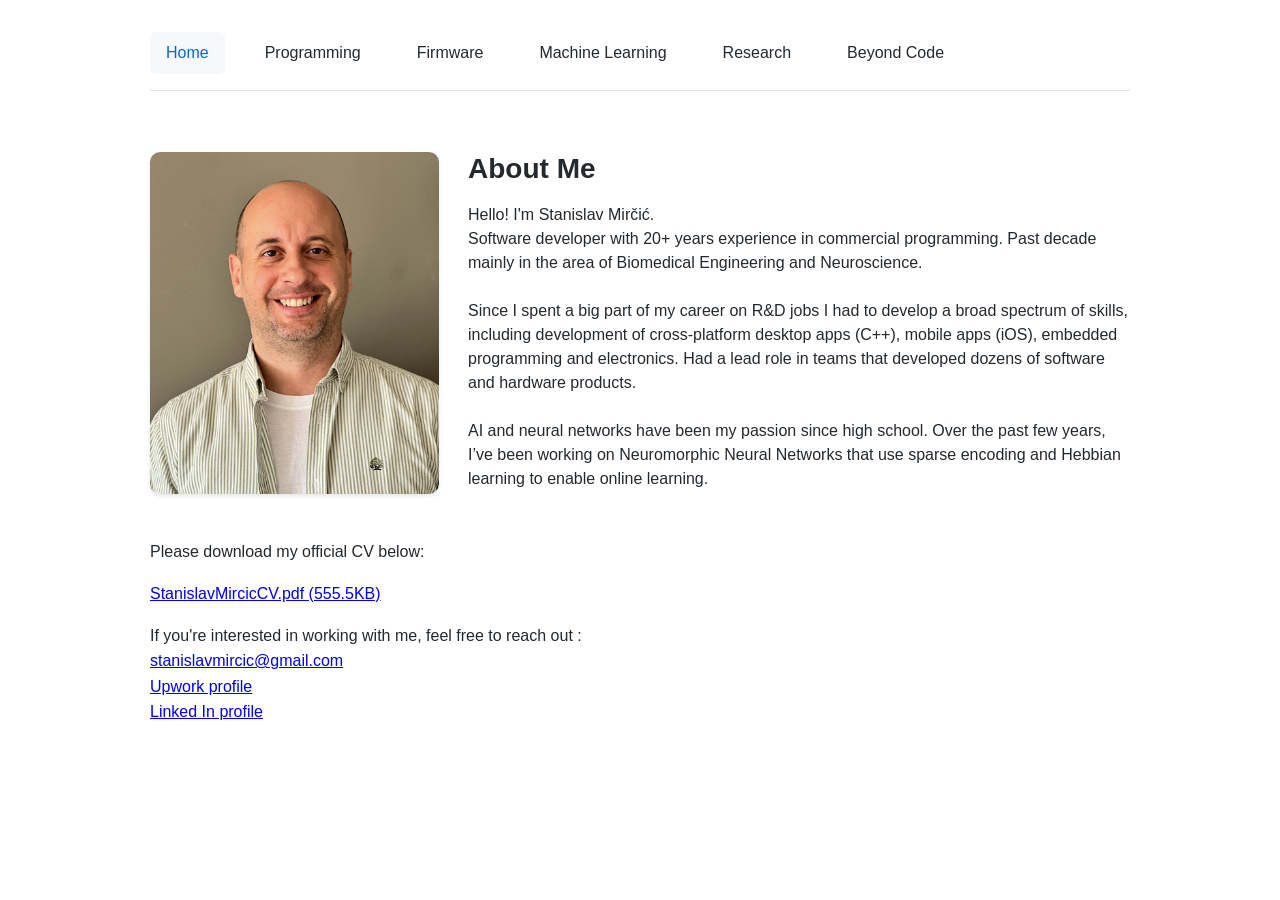
<file: index.html>
<!DOCTYPE html>
<html lang="en">
    <head>
        <meta charset="UTF-8">
        <meta name="viewport" content="width=device-width, initial-scale=1.0">
        <title>Stanislav Mircic - Home</title>
        <link rel="stylesheet" href="css/styles.css">
    </head>
    <body>
        <header id="header">
            <!-- Navigation will be inserted here -->
        </header>
        <main>
            <div class="about-container">
                <div class="sc-content about-image">
                    <img alt="" style="width:98.29932%;" src="images/zeleno-nasmejano-srednje-sc68d135172330d-320.png" srcset="images/zeleno-nasmejano-srednje-sc68d135172330d-443.png 443w,images/zeleno-nasmejano-srednje-sc68d135172330d-320.png 320w">
                </div>
                <div class="sc-content about-text">
                    <h1>About Me</h1>
                    <p>
                        Hello! I'm Stanislav Mirčić. 
                        <br>
                        Software developer with 20+ years experience in commercial programming. Past decade mainly in the area of Biomedical Engineering and Neuroscience. 
                        <br>
                        <br>
                        Since I spent a big part of my career on R&amp;D jobs I had to develop a broad spectrum of skills, including development of cross-platform desktop apps (C++), mobile apps (iOS), embedded programming and electronics. Had a lead role in teams that developed dozens of software and hardware products. 
                        <br>
                        <br>
                        AI and neural networks have been my passion since high school. Over the past few years, I’ve been working on Neuromorphic Neural Networks that use sparse encoding and Hebbian learning to enable online learning.  
                    </p>
                </div>
            </div>
            <section class="sc-content content-section">
                <p>Please download my official CV below: </p>
                <p><a href="files/stanislavmirciccv-sc68d144d91769d.pdf" target="_blank">StanislavMircicCV.pdf (555.5KB)</a></p>
                <p>
                    If you're interested in working with me, feel free to reach out :    
                    <br>
                    <a href="mailto:stanislavmircic@gmail.com" target="_blank">
                        stanislavmircic@gmail.com 
                        <br>
                    </a>
                    <a href="https://www.upwork.com/freelancers/~0133624eea7efd3876" target="_blank" data-saferedirecturl="https://www.google.com/url?q=https://www.upwork.com/freelancers/~0133624eea7efd3876&amp;source=gmail&amp;ust=1739984463488000&amp;usg=AOvVaw1PYv715g1NNo-Im1wIhS3X">
                        Upwork profile 
                        <br>
                    </a>
                    <a href="http://www.linkedin.com/in/stanislav-mircic" target="_blank" data-saferedirecturl="https://www.google.com/url?q=http://www.linkedin.com/in/stanislav-mircic&amp;source=gmail&amp;ust=1739984463488000&amp;usg=AOvVaw3HO1hGPi5ZoZ_FQiA-6w1f">Linked In profile</a>   
                </p>
            </section>
        </main>
        <script>
        document.addEventListener('DOMContentLoaded', function() {
            fetch('nav.html')
                .then(response => response.text())
                .then(data => {
                    document.getElementById('header').innerHTML = data;
                    
                    // Highlight current page in navigation
                    const currentPage = window.location.pathname.split('/').pop() || 'index.html';
                    const currentLink = document.querySelector(`nav a[href="${currentPage}"]`);
                    if (currentLink) {
                        currentLink.classList.add('active');
                    }
                })
                .catch(error => {
                    console.error('Error loading navigation:', error);
                });
        });
    </script>
    </body>
</html>
</file>
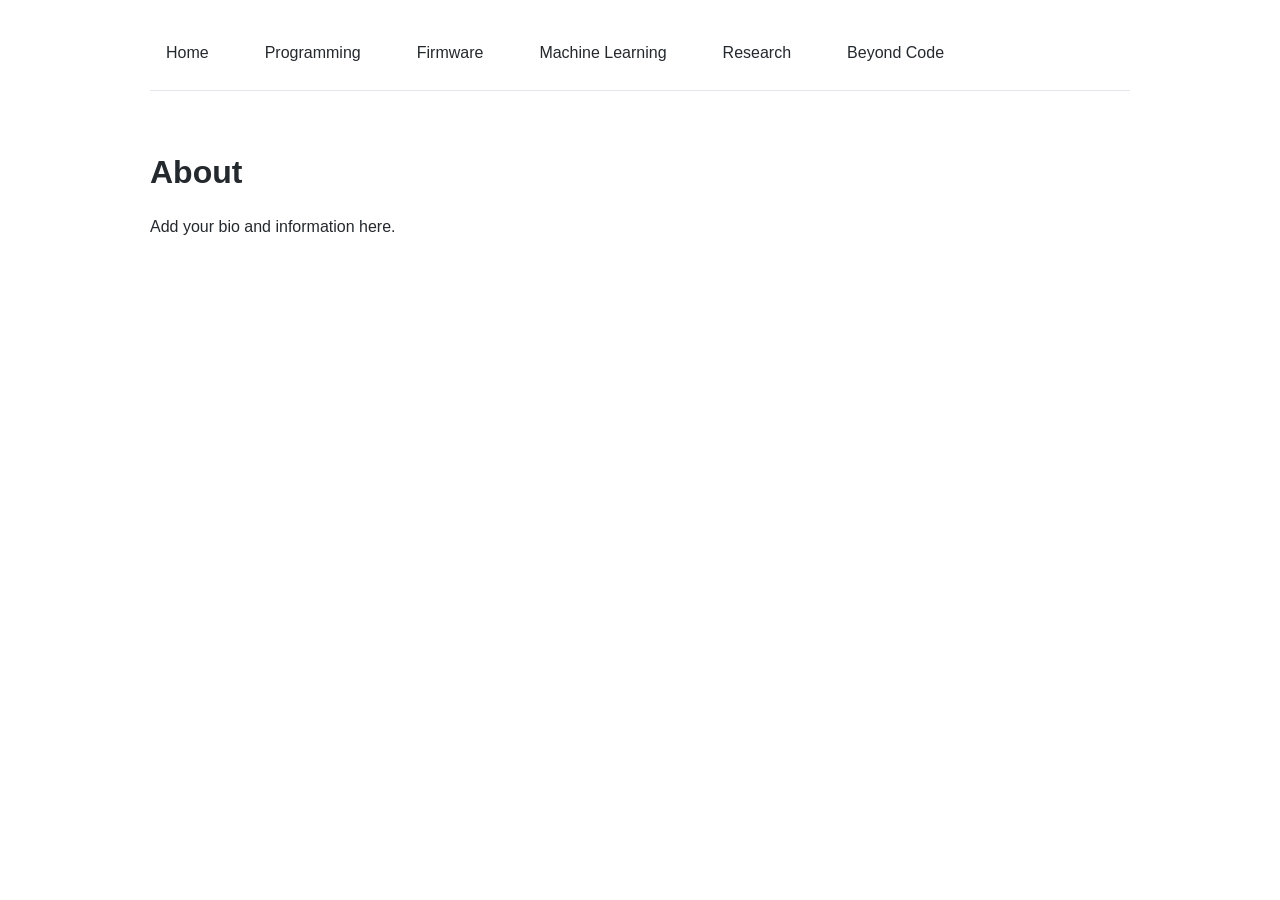
<file: about.html>
<!DOCTYPE html>
<html lang="en">
<head>
    <meta charset="UTF-8">
    <meta name="viewport" content="width=device-width, initial-scale=1.0">
    <title>Stanislav Mircic - About</title>
    <link rel="stylesheet" href="css/styles.css">
</head>
<body>
    <header id="header">
        <!-- Navigation will be inserted here -->
    </header>

    <main>
        <section class="sc-content content-section">
            <h1>About</h1>
            <p>Add your bio and information here.</p>
        </section>
    </main>
    <script>
        document.addEventListener('DOMContentLoaded', function() {
            fetch('nav.html')
                .then(response => response.text())
                .then(data => {
                    document.getElementById('header').innerHTML = data;
                    
                    // Highlight current page in navigation
                    const currentPage = window.location.pathname.split('/').pop() || 'index.html';
                    const currentLink = document.querySelector(`nav a[href="${currentPage}"]`);
                    if (currentLink) {
                        currentLink.classList.add('active');
                    }
                })
                .catch(error => {
                    console.error('Error loading navigation:', error);
                });
        });
    </script>
</body>
</html>
</file>
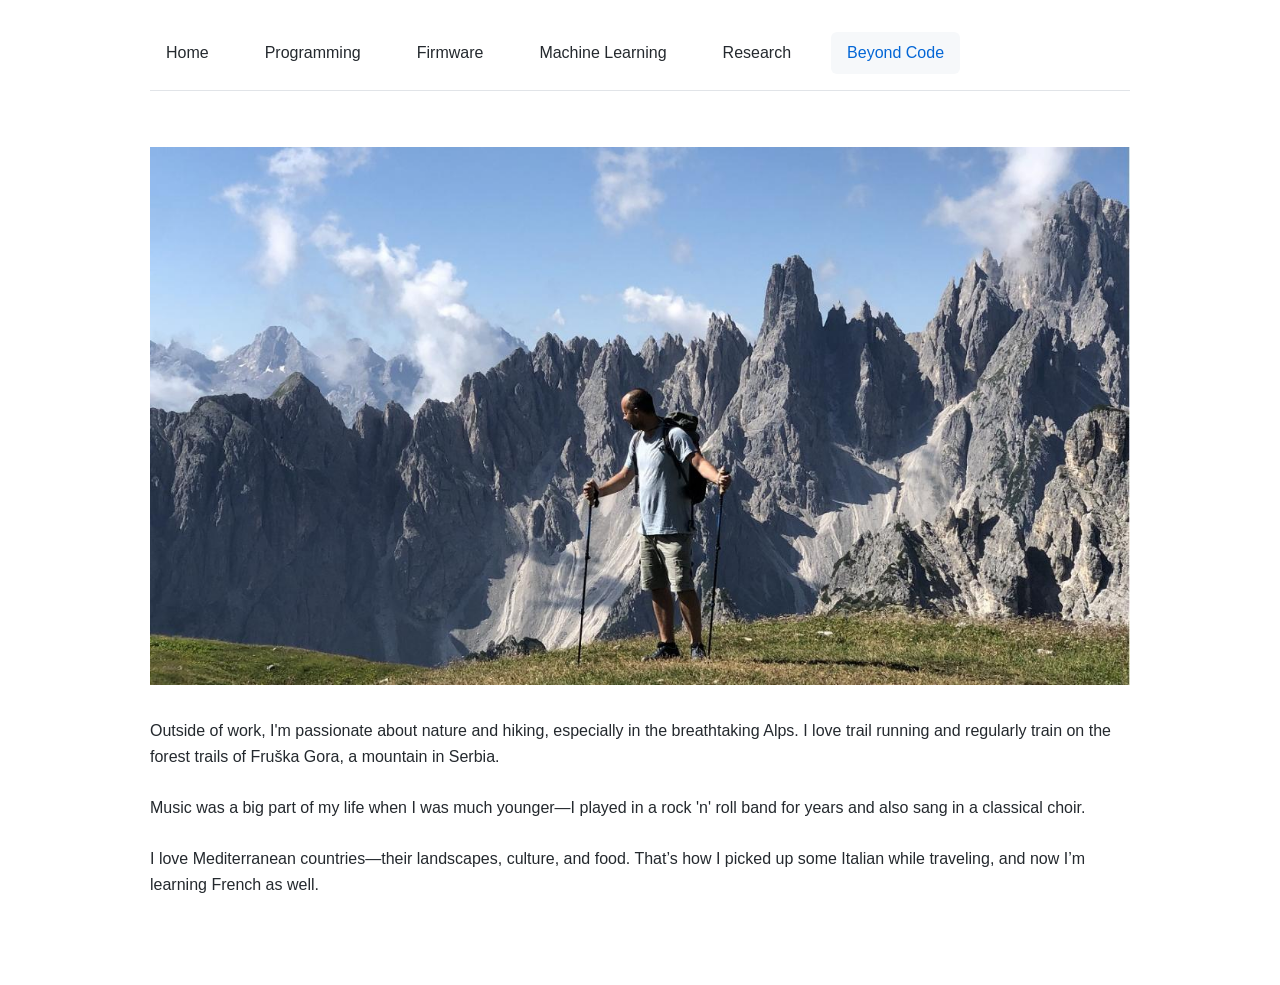
<file: beyond-code.html>
<!DOCTYPE html>
<html lang="en">
    <head>
        <meta charset="UTF-8">
        <meta name="viewport" content="width=device-width, initial-scale=1.0">
        <title>Stanislav Mircic - About</title>
        <link rel="stylesheet" href="css/styles.css">
    </head>
    <body>
        <header id="header">
            <!-- Navigation will be inserted here -->
        </header>
        <main>
            <section class="sc-content content-section">
                <img alt="" style="width:100%;" src="images/dolomites-sc67aa4c5ce24f7-960.jpg" srcset="images/dolomites-sc67aa4c5ce24f7-1280.jpg 1280w,images/dolomites-sc67aa4c5ce24f7-960.jpg 960w,images/dolomites-sc67aa4c5ce24f7-640.jpg 640w,images/dolomites-sc67aa4c5ce24f7-320.jpg 320w">
                <p>
                    <br>
                    Outside of work, I'm passionate about nature and hiking, especially in the breathtaking Alps. I love trail running and regularly train on the forest trails of Fruška Gora, a mountain in Serbia. 
                    <br>
                    <br>
                    Music was a big part of my life when I was much younger—I played in a rock 'n' roll band for years and also sang in a classical choir. 
                    <br>
                    <br>
                    I love Mediterranean countries—their landscapes, culture, and food. That’s how I picked up some Italian while traveling, and now I’m learning French as well.  
                </p>
            </section>
        </main>
        <script>
        document.addEventListener('DOMContentLoaded', function() {
            fetch('nav.html')
                .then(response => response.text())
                .then(data => {
                    document.getElementById('header').innerHTML = data;
                    
                    // Highlight current page in navigation
                    const currentPage = window.location.pathname.split('/').pop() || 'index.html';
                    const currentLink = document.querySelector(`nav a[href="${currentPage}"]`);
                    if (currentLink) {
                        currentLink.classList.add('active');
                    }
                })
                .catch(error => {
                    console.error('Error loading navigation:', error);
                });
        });
    </script>
    </body>
</html>
</file>
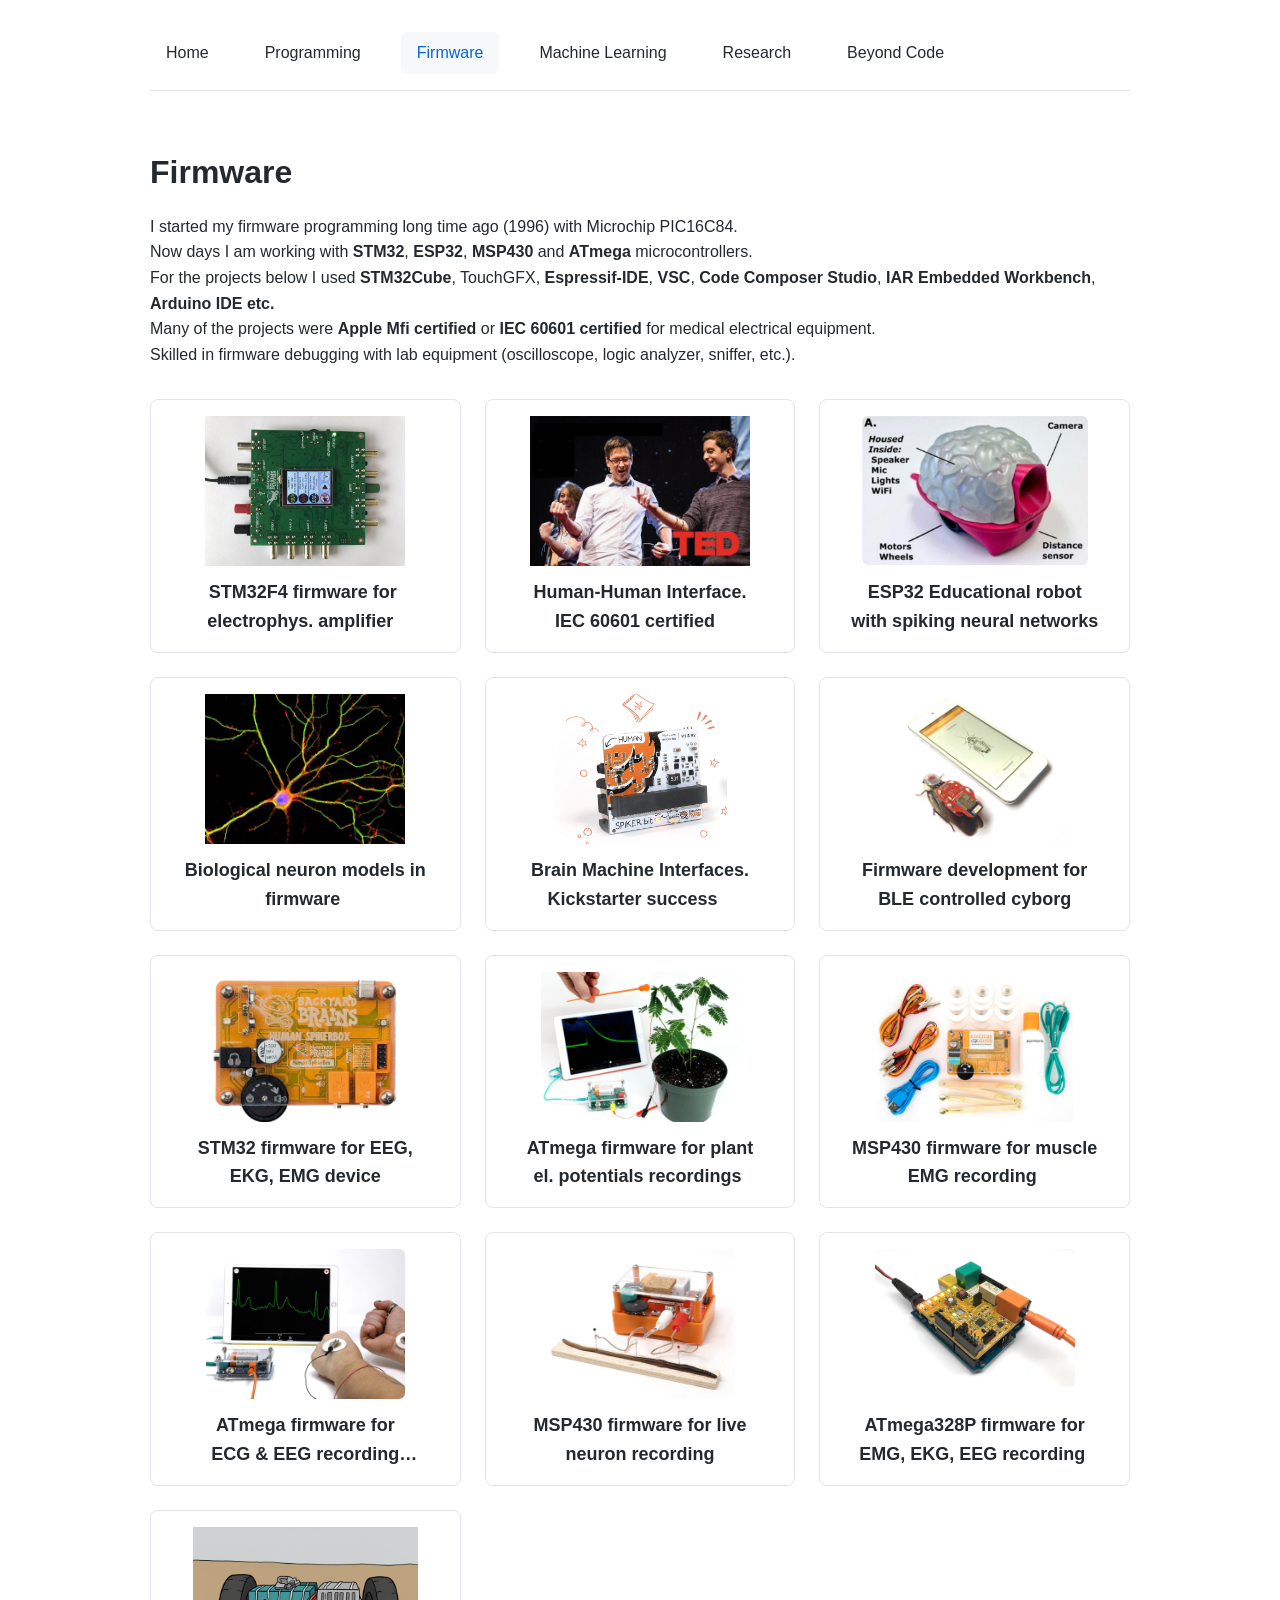
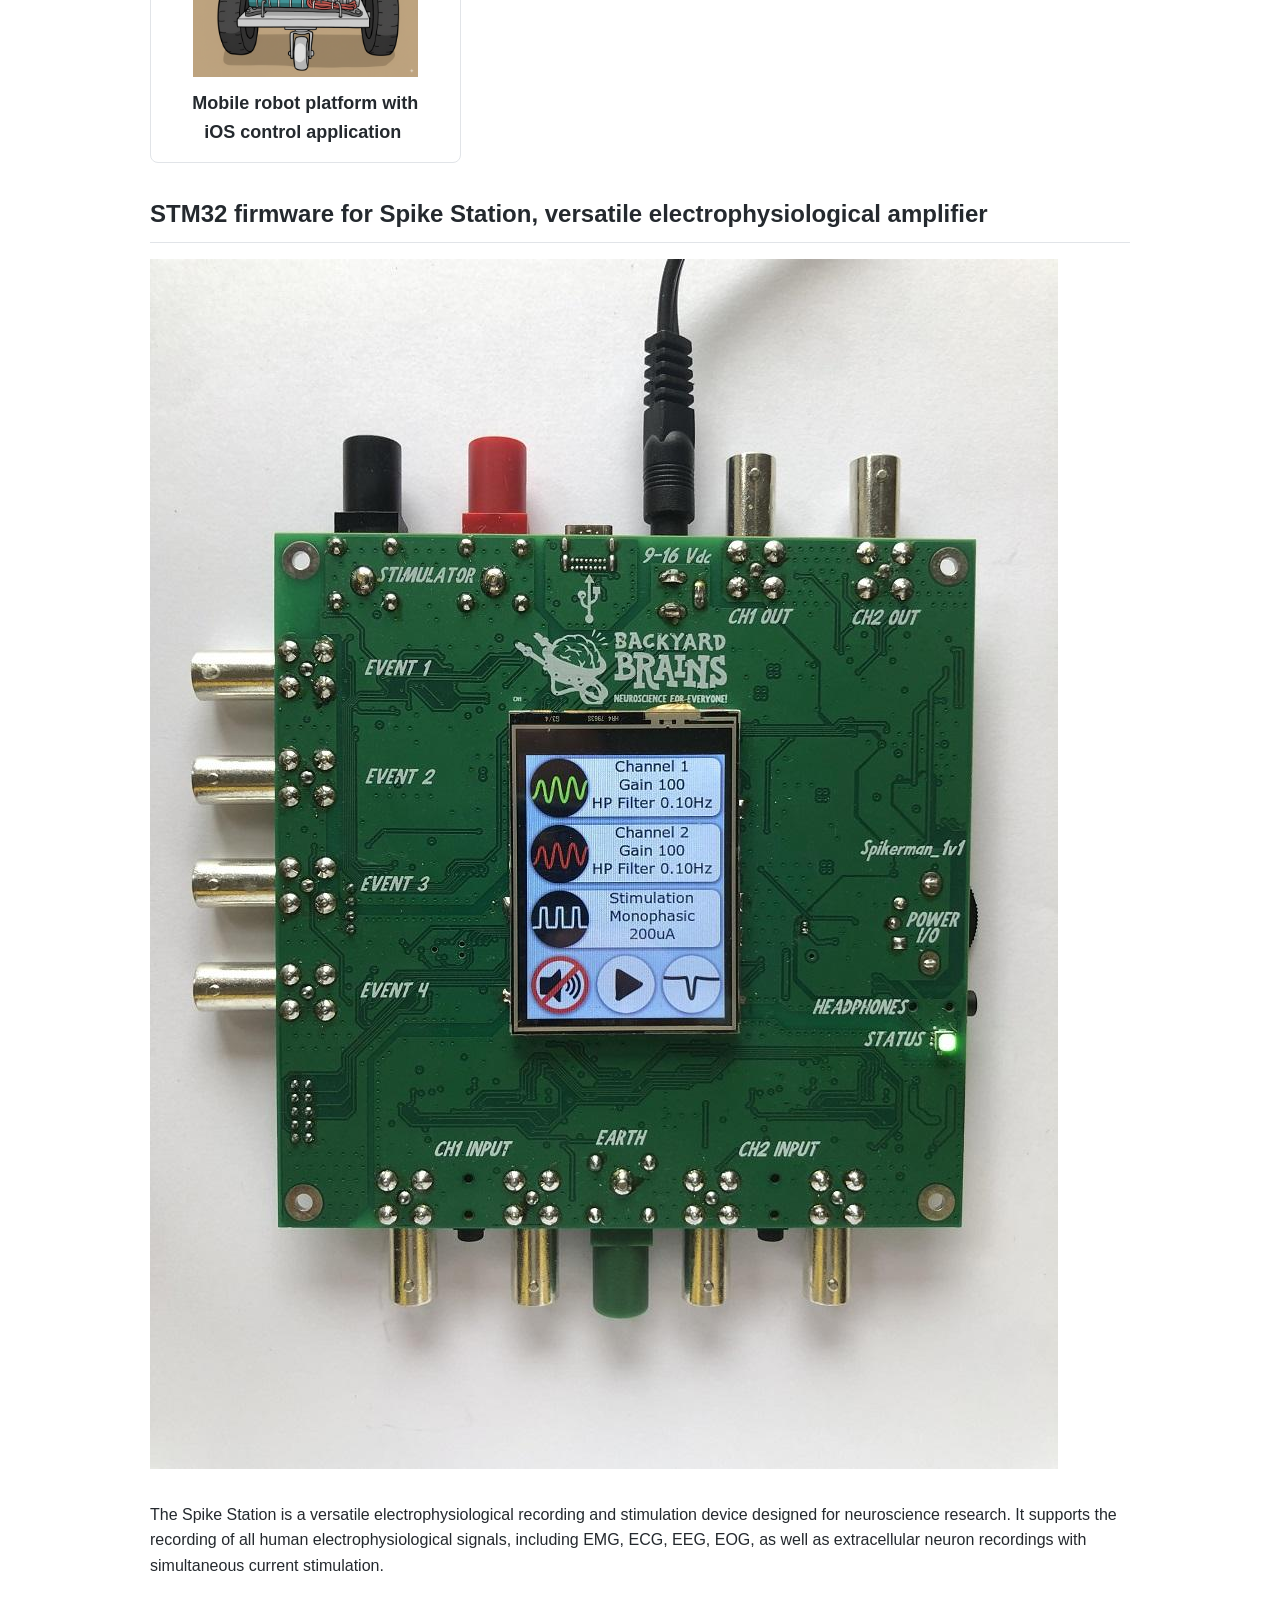
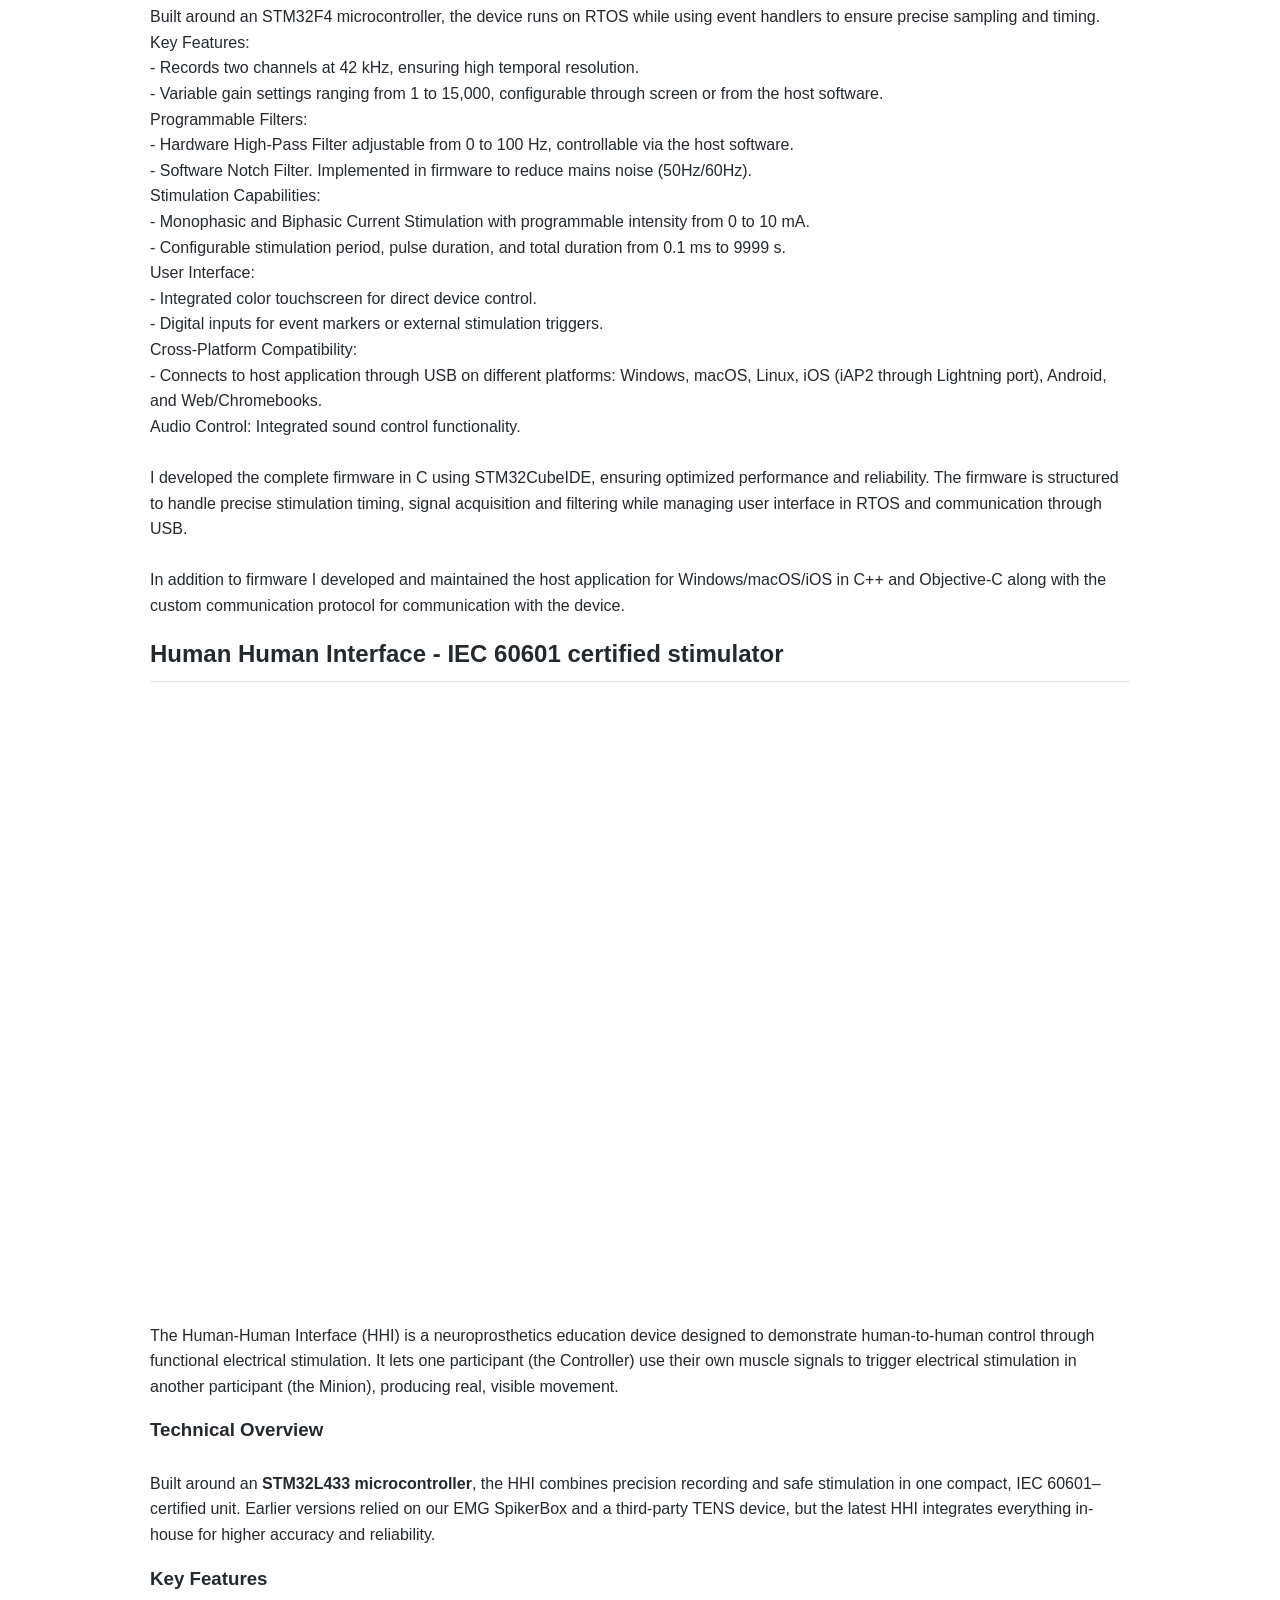
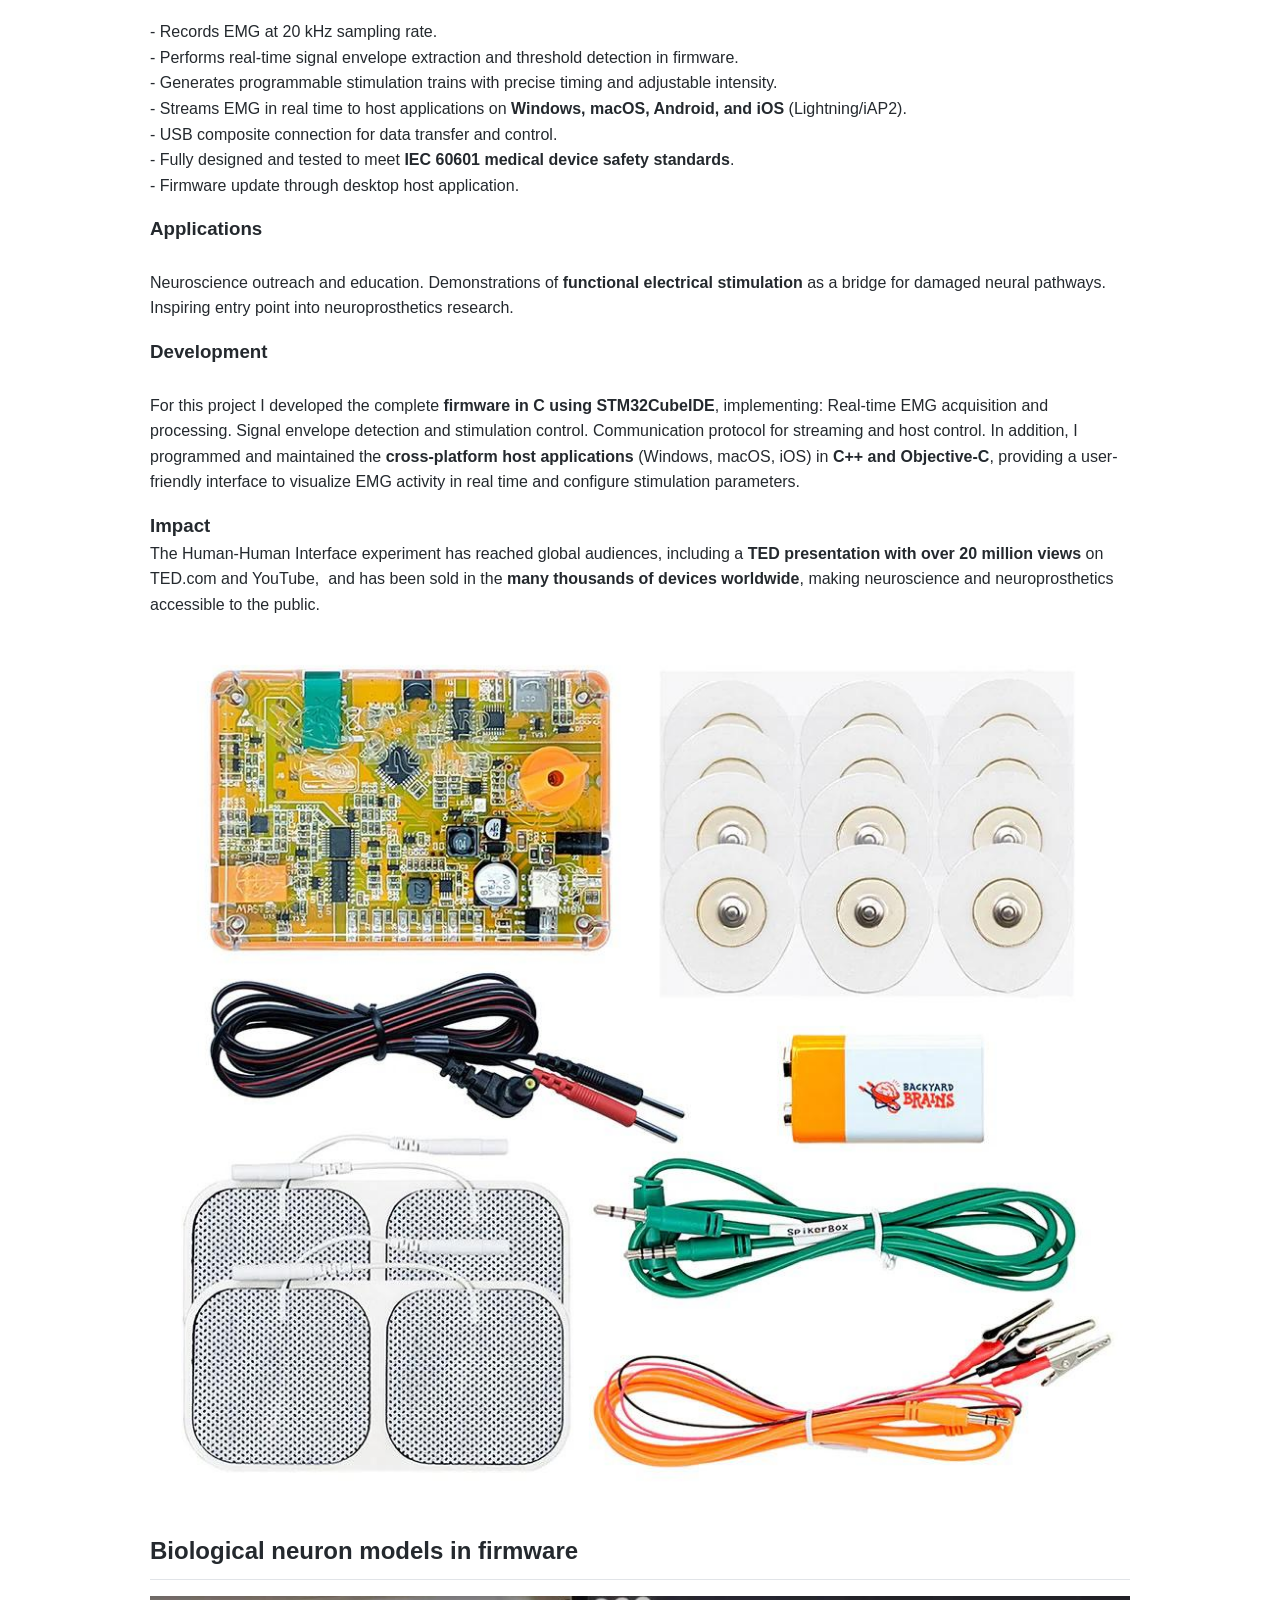
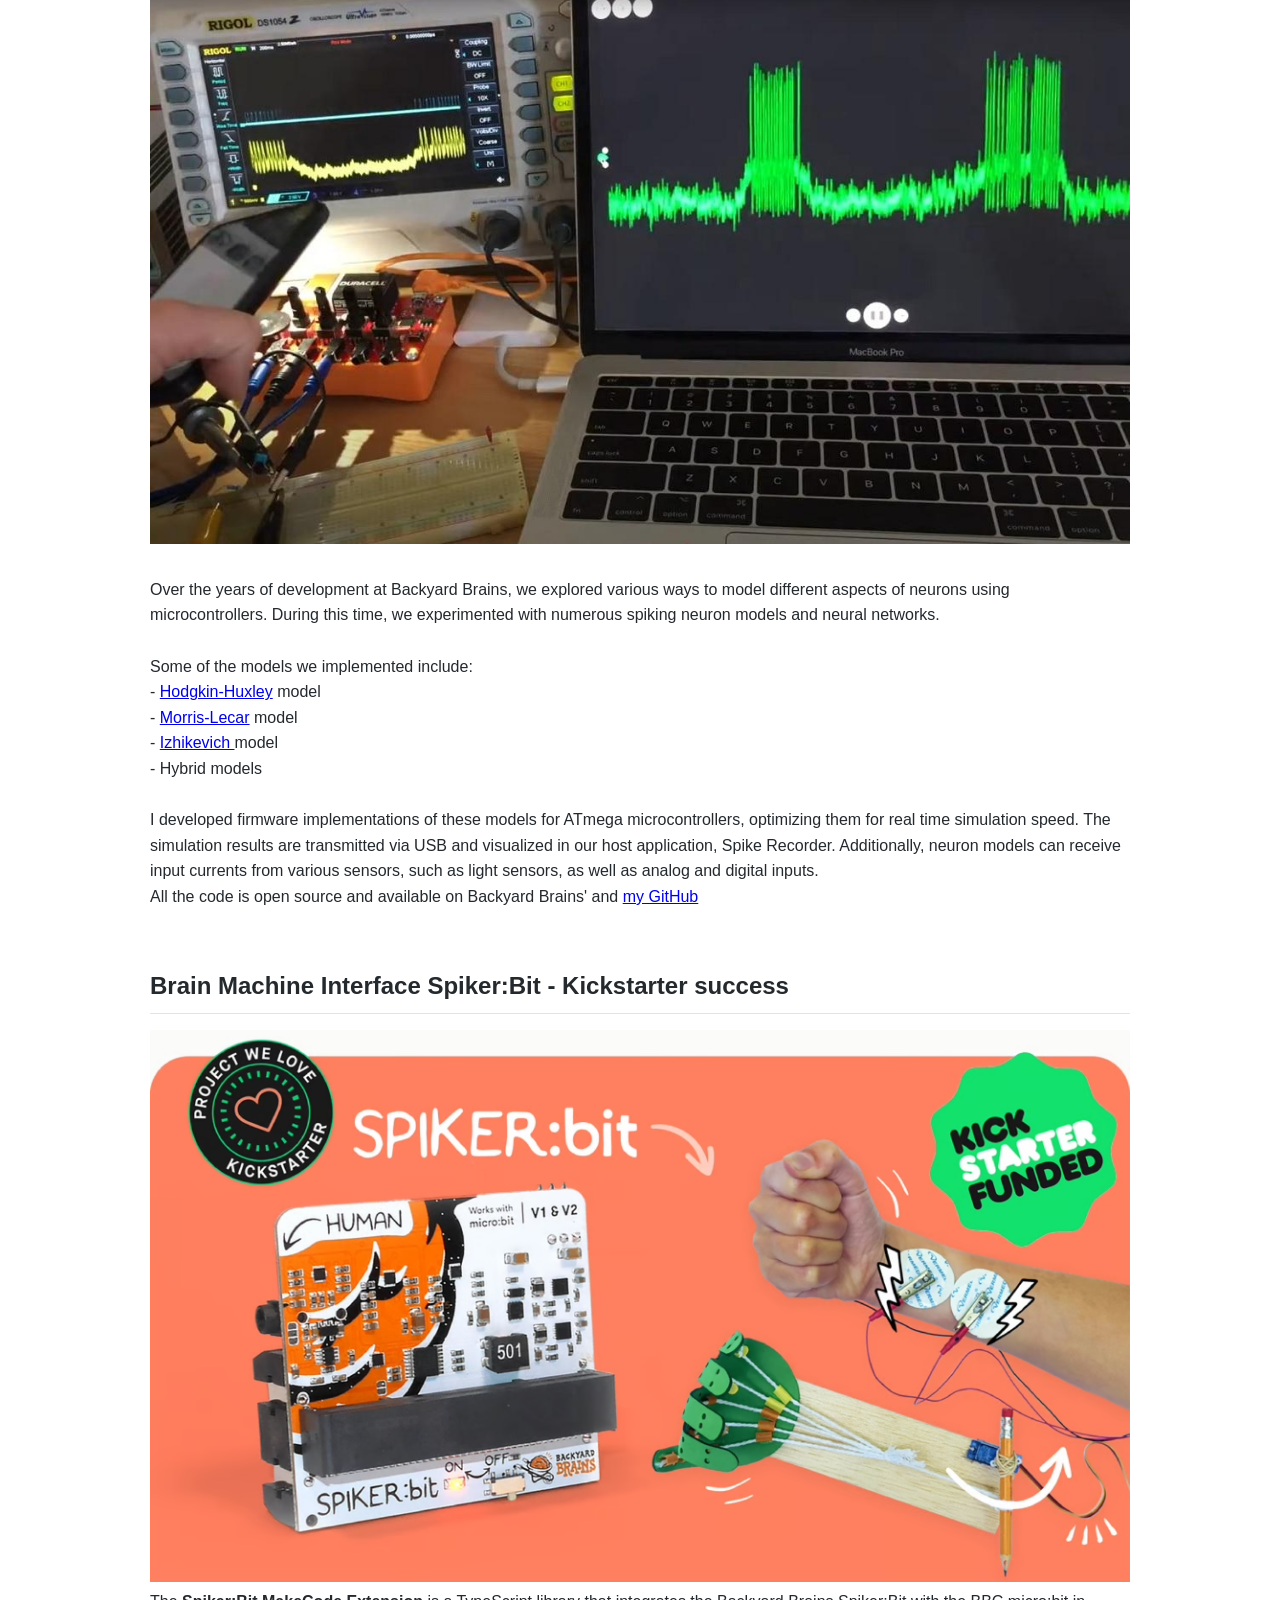
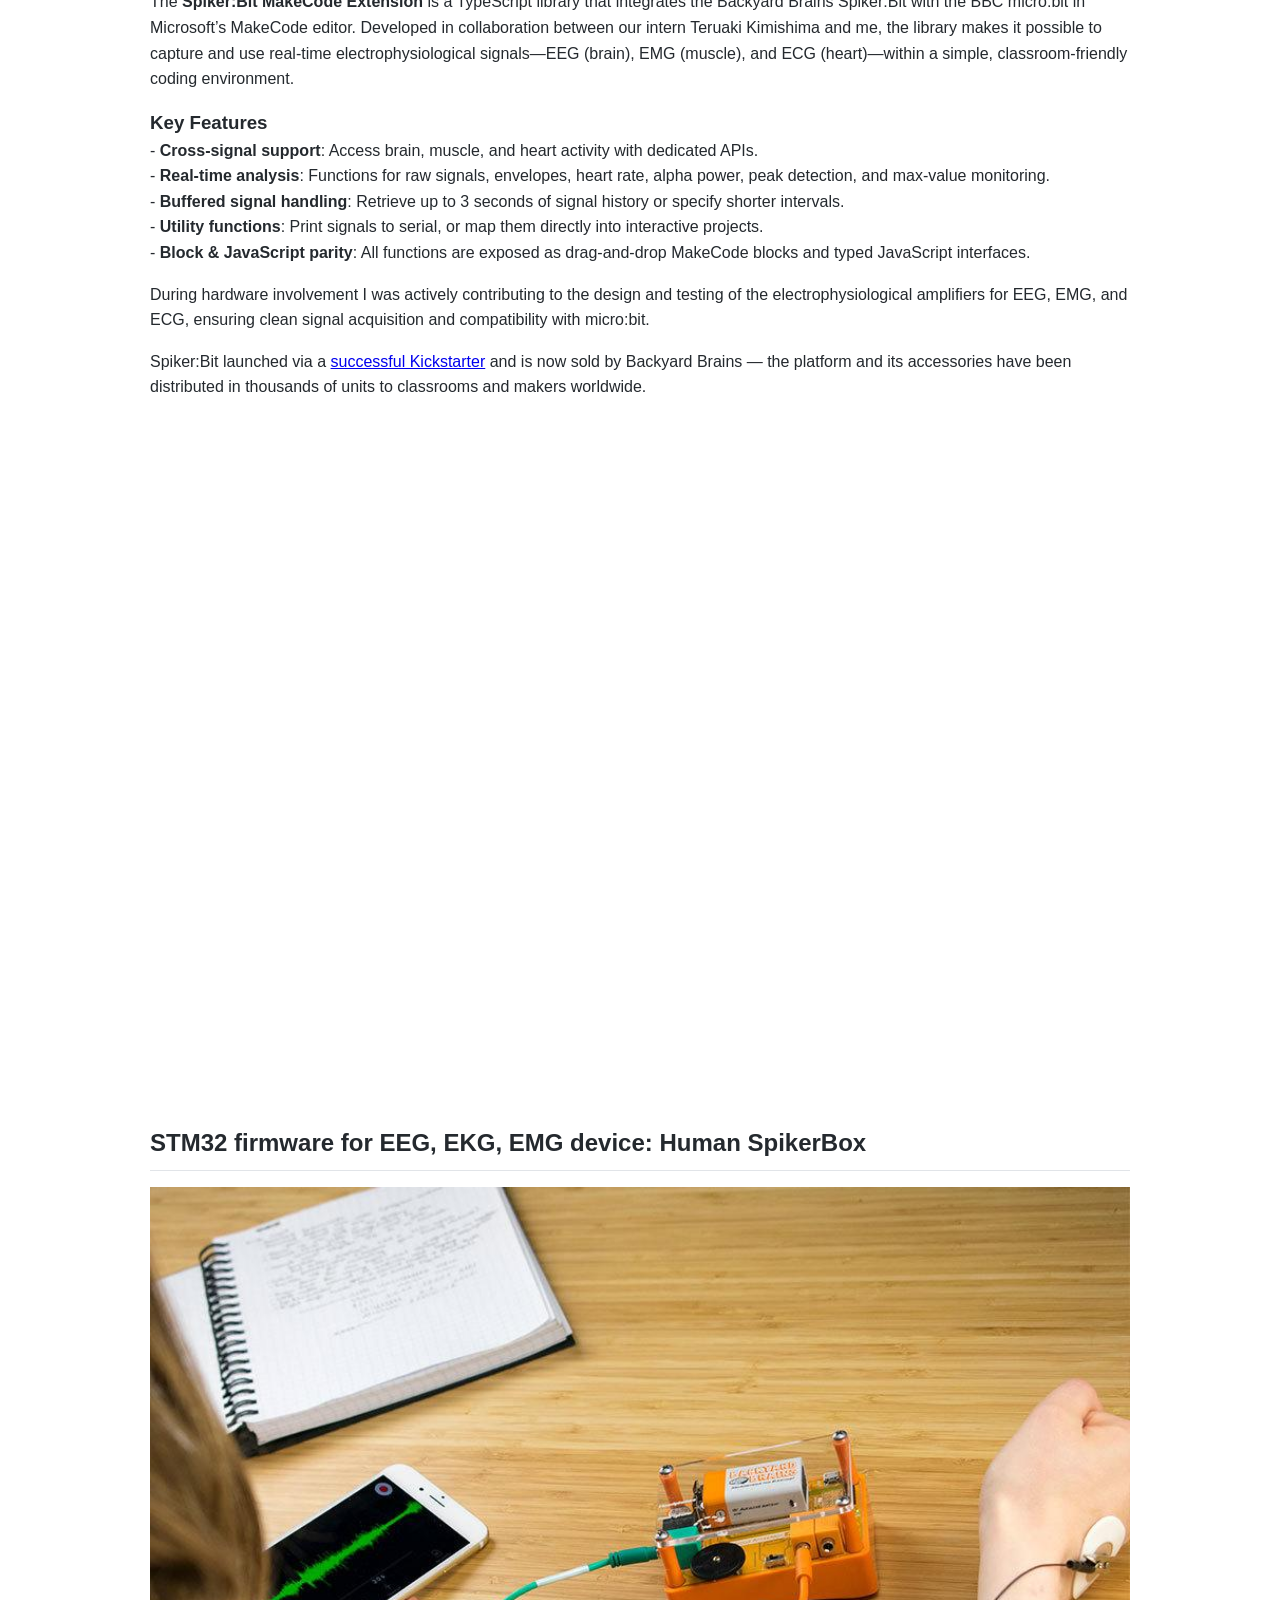
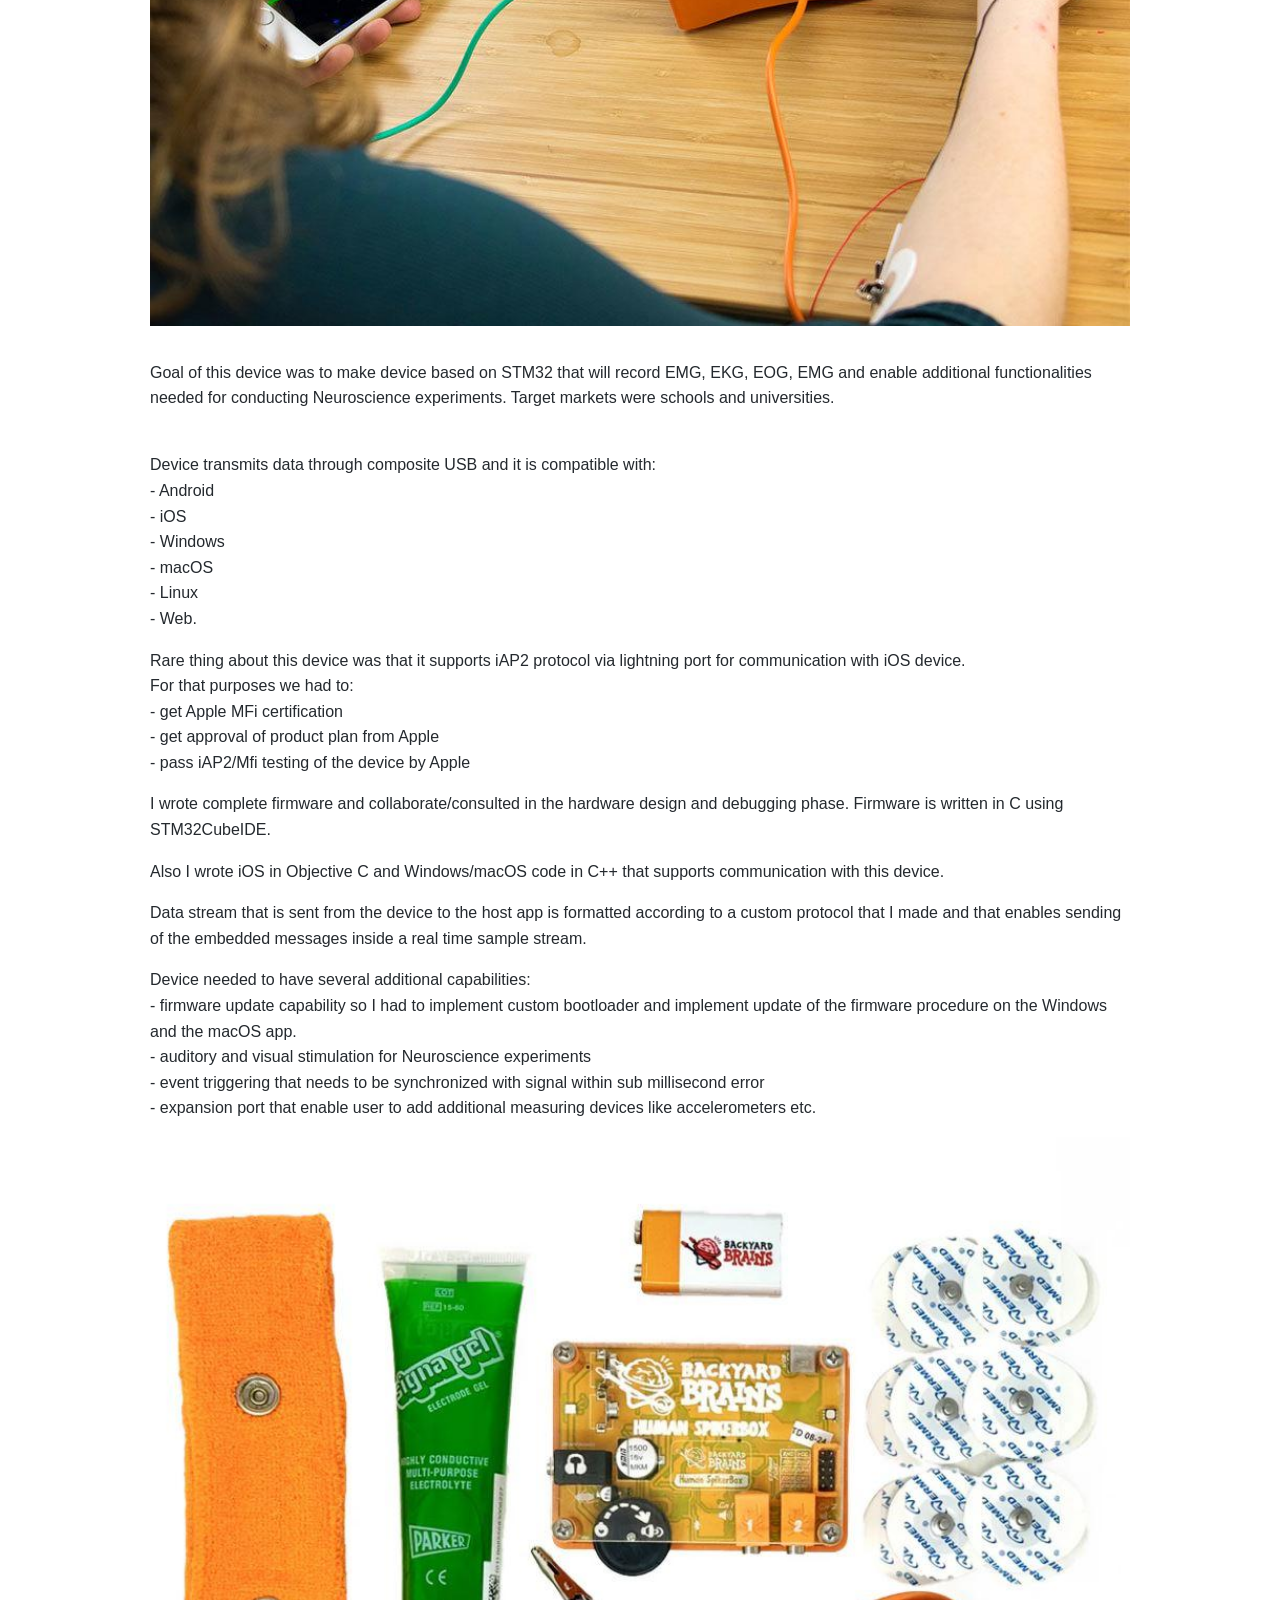
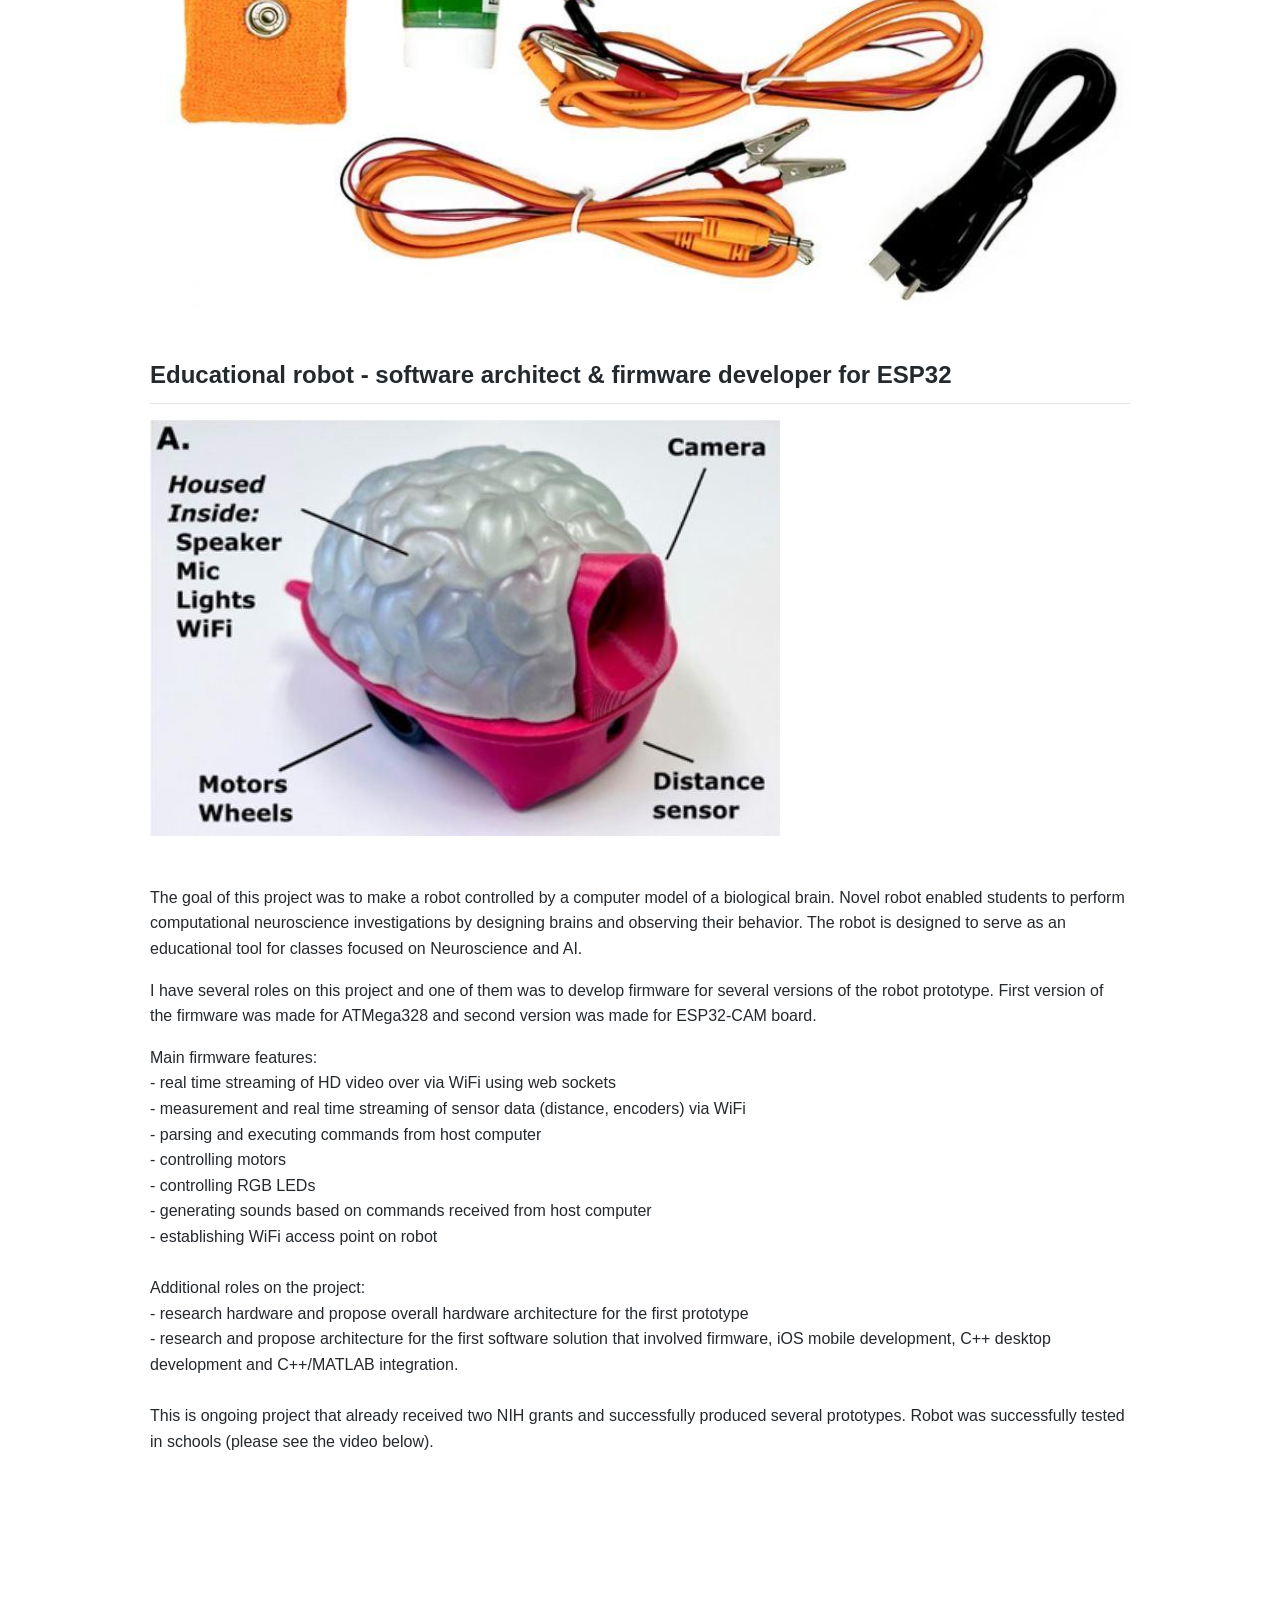
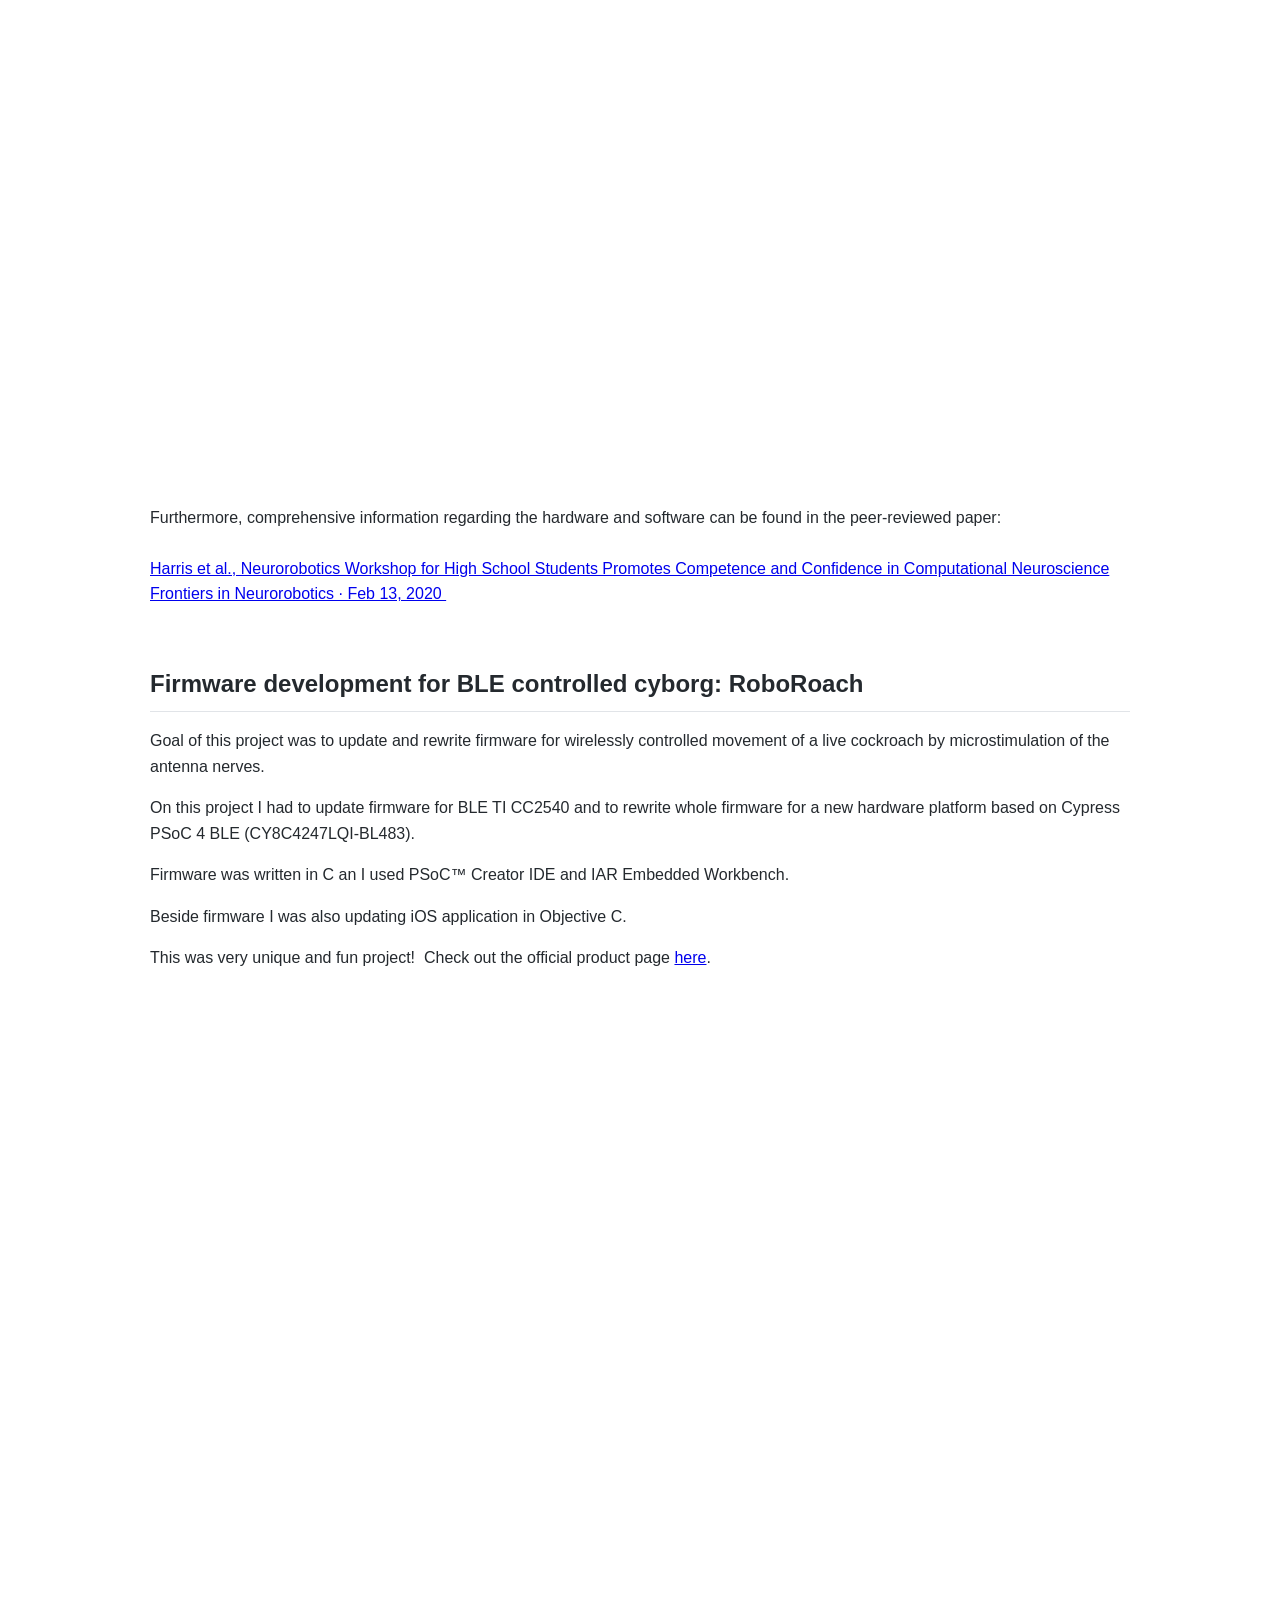
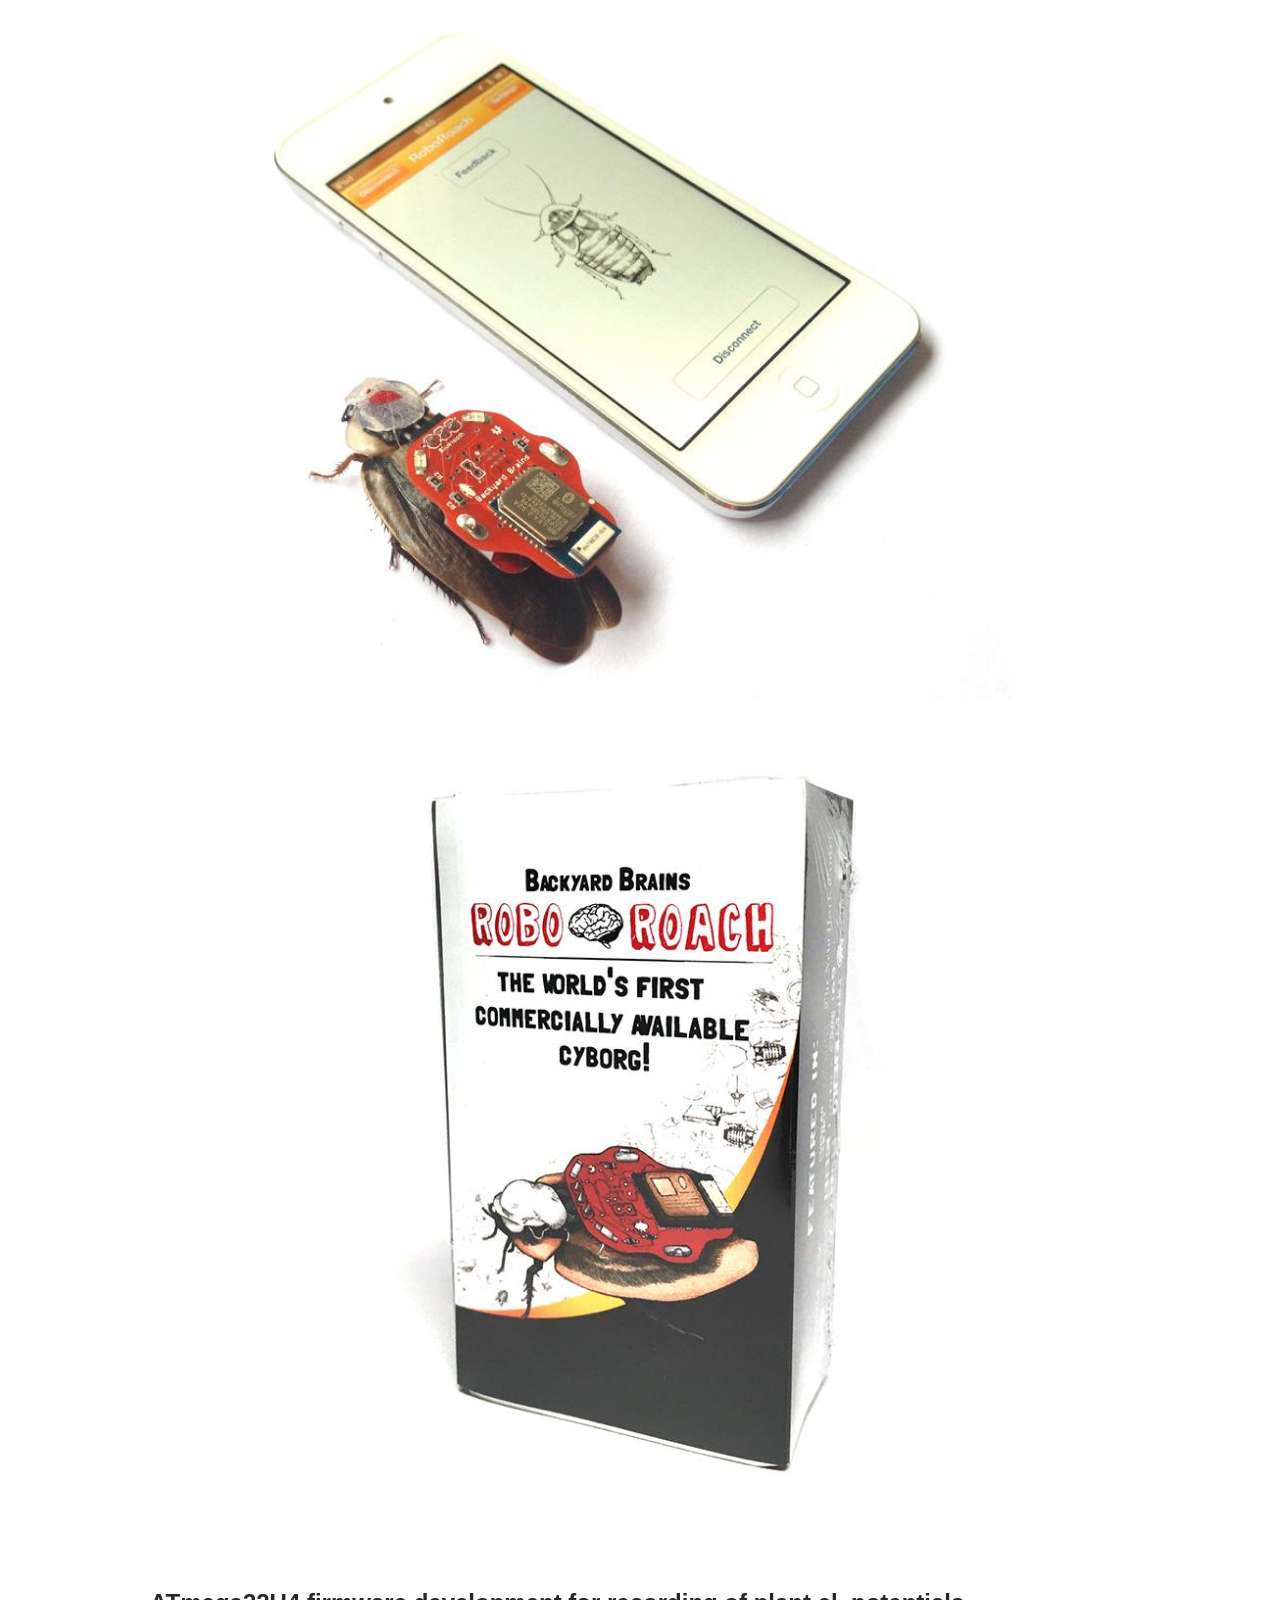
<file: firmware.html>
<!DOCTYPE html>
<html lang="en">
    <head>
        <meta charset="UTF-8">
        <meta name="viewport" content="width=device-width, initial-scale=1.0">
        <title>Stanislav Mircic - Firmware</title>
        <link rel="stylesheet" href="css/styles.css">
    </head>
    <body>
        <header id="header">
            <!-- Navigation will be inserted here -->
        </header>
        <main>
            <section class="sc-content content-section">
                <h1>Firmware</h1>
                <p>
                    I started my firmware programming long time ago (1996) with Microchip PIC16C84. 
                    <br>
                    Now days I am working with <strong>STM32</strong>, <strong>ESP32</strong>, <strong>MSP430 </strong>and <strong>ATmega </strong>microcontrollers. 
                    <br>
                    For the projects below I used <strong>STM32Cube</strong>, TouchGFX, <strong>Espressif-IDE</strong>, <strong>VSC</strong>, <strong>Code Composer Studio</strong>, <strong>IAR Embedded Workbench</strong>, 
                    <strong>
                        Arduino IDE etc.  
                        <br>
                    </strong>
                    Many of the projects were <strong>Apple Mfi certified </strong>or <strong>IEC 60601 certified</strong> for medical electrical equipment.  
                    <strong>
                        <br>
                    </strong>
                    Skilled in firmware debugging with lab equipment (oscilloscope, logic analyzer, sniffer, etc.).  
                </p>
            </section>
            <div class="projects-grid">
                <a href="#station" class="sc-content project-card">
                    <img alt="" style="width:100%;" src="images/spikestation2-sc67aa5513c8a59-320.jpg" srcset="images/spikestation2-sc67aa5513c8a59-1210.jpg 1210w,images/spikestation2-sc67aa5513c8a59-960.jpg 960w,images/spikestation2-sc67aa5513c8a59-640.jpg 640w,images/spikestation2-sc67aa5513c8a59-320.jpg 320w">
                    <h3>STM32F4 firmware for  electrophys. amplifier  </h3>
                </a>
                <a href="#hhi" class="sc-content project-card">
                    <img alt="" style="width:100%;" src="images/humanhuman-sc68c820d95113f-320.jpeg" srcset="images/humanhuman-sc68c820d95113f-1000.jpeg 1000w,images/humanhuman-sc68c820d95113f-640.jpeg 640w,images/humanhuman-sc68c820d95113f-320.jpeg 320w">
                    <h3>
                        Human-Human Interface. 
                        <br>
                        IEC 60601 certified   
                    </h3>
                </a>
                <a href="#robot" class="sc-content project-card">
                    <img alt="" style="width:81.58845%;" src="images/spikerbot-sc67a884892f258-320.jpg" srcset="images/spikerbot-sc67a884892f258-630.jpg 630w,images/spikerbot-sc67a884892f258-320.jpg 320w">
                    <h3>ESP32 Educational robot with spiking neural networks</h3>
                </a>
                <a href="#model" class="sc-content project-card">
                    <img alt="" style="width:100%;" src="images/neuron33-sc67aa780e11f04-320.jpg" srcset="images/neuron33-sc67aa780e11f04-440.jpg 440w,images/neuron33-sc67aa780e11f04-320.jpg 320w">
                    <h3>Biological neuron models in firmware </h3>
                </a>
                <a href="#spikerbit" class="sc-content project-card">
                    <img alt="" style="width:100%;" src="images/screenshot-2025-09-15-at-16-12-02-sc68c81f11f3d1e-320.png" srcset="images/screenshot-2025-09-15-at-16-12-02-sc68c81f11f3d1e-1280.png 1280w,images/screenshot-2025-09-15-at-16-12-02-sc68c81f11f3d1e-960.png 960w,images/screenshot-2025-09-15-at-16-12-02-sc68c81f11f3d1e-640.png 640w,images/screenshot-2025-09-15-at-16-12-02-sc68c81f11f3d1e-320.png 320w">
                    <h3>Brain Machine Interfaces. Kickstarter success   </h3>
                </a>
                <a href="#roach" class="sc-content project-card">
                    <img alt="" style="width:72.20217%;" src="images/image-original-sc67a8862edec61-320.jpg" srcset="images/image-original-sc67a8862edec61-800.jpg 800w,images/image-original-sc67a8862edec61-320.jpg 320w">
                    <h3>Firmware development for BLE controlled cyborg</h3>
                </a>
                <a href="#human" class="sc-content project-card">
                    <img alt="" style="width:72.20217%;" src="images/human-sc67a8832f1bc21-320.jpg" srcset="images/human-sc67a8832f1bc21-881.jpg 881w,images/human-sc67a8832f1bc21-640.jpg 640w,images/human-sc67a8832f1bc21-320.jpg 320w">
                    <h3>STM32 firmware for EEG, EKG, EMG device</h3>
                </a>
                <a href="#plant" class="sc-content project-card">
                    <img alt="" style="width:72.20217%;" src="images/image-original-sc67a8865e2382e-320.jpg" srcset="images/image-original-sc67a8865e2382e-928.jpg 928w,images/image-original-sc67a8865e2382e-640.jpg 640w,images/image-original-sc67a8865e2382e-320.jpg 320w">
                    <h3>ATmega firmware for plant el. potentials recordings </h3>
                </a>
                <a href="#muscle" class="sc-content project-card">
                    <img alt="" style="width:72.20217%;" src="images/image-original-sc67a887af31fbe-320.jpg" srcset="images/image-original-sc67a887af31fbe-928.jpg 928w,images/image-original-sc67a887af31fbe-640.jpg 640w,images/image-original-sc67a887af31fbe-320.jpg 320w">
                    <h3>MSP430 firmware for muscle EMG recording </h3>
                </a>
                <a href="#heart" class="sc-content project-card">
                    <img alt="" style="width:72.20217%;" src="images/image-original-sc67a88816d0088-320.jpg" srcset="images/image-original-sc67a88816d0088-928.jpg 928w,images/image-original-sc67a88816d0088-640.jpg 640w,images/image-original-sc67a88816d0088-320.jpg 320w">
                    <h3>
                        ATmega firmware for 
                        <br>
                        ECG &amp; EEG recording device  
                    </h3>
                </a>
                <a href="#neuron" class="sc-content project-card">
                    <img alt="" style="width:72.20217%;" src="images/image-original-sc67a889071291f-320.jpg" srcset="images/image-original-sc67a889071291f-928.jpg 928w,images/image-original-sc67a889071291f-640.jpg 640w,images/image-original-sc67a889071291f-320.jpg 320w">
                    <h3>MSP430 firmware for live neuron recording</h3>
                </a>
                <a href="#shields" class="sc-content project-card">
                    <img alt="" style="width:72.20217%;" src="images/image-original-sc67a89eba255da-320.jpg" srcset="images/image-original-sc67a89eba255da-1000.jpg 1000w,images/image-original-sc67a89eba255da-640.jpg 640w,images/image-original-sc67a89eba255da-320.jpg 320w">
                    <h3>ATmega328P firmware for EMG, EKG, EEG recording </h3>
                </a>
                <a href="#myrobot" class="sc-content project-card">
                    <img alt="" style="width:100%;" src="images/robot-hobi-sc68c820b7104fb-320.png" srcset="images/robot-hobi-sc68c820b7104fb-1248.png 1248w,images/robot-hobi-sc68c820b7104fb-960.png 960w,images/robot-hobi-sc68c820b7104fb-640.png 640w,images/robot-hobi-sc68c820b7104fb-320.png 320w">
                    <h3>Mobile robot platform with iOS control application </h3>
                </a>
            </div>
            <section class="sc-content content-section">
                <div class="sc-html">
                    <h2 id="station">STM32 firmware for Spike Station, versatile electrophysiological amplifier</h2>
                </div>
                <img alt="" style="width:92.65306%;" src="images/spike-station-sc67a89e764c0b6-908.jpg" srcset="images/spike-station-sc67a89e764c0b6-908.jpg 908w,images/spike-station-sc67a89e764c0b6-640.jpg 640w,images/spike-station-sc67a89e764c0b6-320.jpg 320w">
                <p>
                    <br>
                    The Spike Station is a versatile electrophysiological recording and stimulation device designed for neuroscience research. It supports the recording of all human electrophysiological signals, including EMG, ECG, EEG, EOG, as well as extracellular neuron recordings with simultaneous current stimulation. 
                    <br>
                    <br>
                    Built around an STM32F4 microcontroller, the device runs on RTOS while using event handlers to ensure precise sampling and timing. 
                    <br>
                    Key Features: 
                    <br>
                    - Records two channels at 42 kHz, ensuring high temporal resolution. 
                    <br>
                    - Variable gain settings ranging from 1 to 15,000, configurable through screen or from the host software. 
                    <br>
                    Programmable Filters: 
                    <br>
                    - Hardware High-Pass Filter adjustable from 0 to 100 Hz, controllable via the host software. 
                    <br>
                    - Software Notch Filter. Implemented in firmware to reduce mains noise (50Hz/60Hz). 
                    <br>
                    Stimulation Capabilities: 
                    <br>
                    - Monophasic and Biphasic Current Stimulation with programmable intensity from 0 to 10 mA. 
                    <br>
                    - Configurable stimulation period, pulse duration, and total duration from 0.1 ms to 9999 s. 
                    <br>
                    User Interface: 
                    <br>
                    - Integrated color touchscreen for direct device control. 
                    <br>
                    - Digital inputs for event markers or external stimulation triggers. 
                    <br>
                    Cross-Platform Compatibility: 
                    <br>
                    - Connects to host application through USB on different platforms: Windows, macOS, Linux, iOS (iAP2 through Lightning port), Android, and Web/Chromebooks. 
                    <br>
                    Audio Control: Integrated sound control functionality. 
                    <br>
                    <br>
                    I developed the complete firmware in C using STM32CubeIDE, ensuring optimized performance and reliability. The firmware is structured to handle precise stimulation timing, signal acquisition and filtering while managing user interface in RTOS and communication through USB.  
                    <br>
                    <br>
                    In addition to firmware I developed and maintained the host application for Windows/macOS/iOS in C++ and Objective-C along with the custom communication protocol for communication with the device. 
                </p>
                <div class="sc-html">
                    <h2 id="hhi">Human Human Interface - IEC 60601 certified stimulator</h2>
                </div>
                <div class="sc-video" style="width:100%;max-width:100%;position:relative;">
                    <div style="width:100%;position:relative;overflow:hidden;height:0;padding-bottom:59.49%">
                        <iframe height="100%" frameborder="0" width="100%" style="position:absolute;top:0;left:0" allowfullscreen="" src="https://www.youtube.com/embed/rSQNi5sAwuc?wmode=transparent&amp;"></iframe>
                    </div>
                </div>
                <p> </p>
                <p>The Human-Human Interface (HHI) is a neuroprosthetics education device designed to demonstrate human-to-human control through functional electrical stimulation. It lets one participant (the Controller) use their own muscle signals to trigger electrical stimulation in another participant (the Minion), producing real, visible movement.
</p>
                <h3>Technical Overview </h3>
                <p>
                    <br>
                    Built around an <strong data-start="580" data-end="609">STM32L433 microcontroller</strong>, the HHI combines precision recording and safe stimulation in one compact, IEC 60601–certified unit. Earlier versions relied on our EMG SpikerBox and a third-party TENS device, but the latest HHI integrates everything in-house for higher accuracy and reliability. 
                </p>
                <h3>Key Features </h3>
                <p>
                    <br>
                    - Records EMG at 20 kHz sampling rate. 
                    <br>
                    - Performs real-time signal envelope extraction and threshold detection in firmware. 
                    <br>
                    - Generates programmable stimulation trains with precise timing and adjustable intensity. 
                    <br>
                    - Streams EMG in real time to host applications on <strong data-start="1330" data-end="1366">Windows, macOS, Android, and iOS</strong> (Lightning/iAP2). 
                    <br>
                    - USB composite connection for data transfer and control. 
                    <br>
                    - Fully designed and tested to meet <strong data-start="1509" data-end="1554">IEC 60601 medical device safety standards</strong>. 
                    <br>
                    - Firmware update through desktop host application. 
                </p>
                <h3>Applications  </h3>
                <p>
                    <br>
                    Neuroscience outreach and education. Demonstrations of <strong data-start="1920" data-end="1957">functional electrical stimulation</strong> as a bridge for damaged neural pathways. Inspiring entry point into neuroprosthetics research. 
                </p>
                <h3>Development</h3>
                <p>
                    <br>
                    For this project I developed the complete <strong data-start="2103" data-end="2139">firmware in C using STM32CubeIDE</strong>, implementing: Real-time EMG acquisition and processing. Signal envelope detection and stimulation control. Communication protocol for streaming and host control. In addition, I programmed and maintained the <strong data-start="2363" data-end="2399">cross-platform host applications</strong> (Windows, macOS, iOS) in <strong data-start="2434" data-end="2457">C++ and Objective-C</strong>, providing a user-friendly interface to visualize EMG activity in real time and configure stimulation parameters. 
                </p>
                <h3>Impact</h3>
                <p>The Human-Human Interface experiment has reached global audiences, including a <strong data-start="2667" data-end="2714">TED presentation with over 20 million views</strong> on TED.com and YouTube,  and has been sold in the <strong data-start="2668" data-end="2707">many thousands of devices worldwide</strong>, making neuroscience and neuroprosthetics accessible to the public. </p>
                <img alt="" style="width:100%;" src="images/humanhuman-board-sc68c810f86db4f-1000.jpeg" srcset="images/humanhuman-board-sc68c810f86db4f-1000.jpeg 1000w,images/humanhuman-board-sc68c810f86db4f-640.jpeg 640w,images/humanhuman-board-sc68c810f86db4f-320.jpeg 320w">
                <p></p>
                <div class="sc-html">
                    <h2 id="model">Biological neuron models in firmware </h2>
                </div>
                <img alt="" style="width:100%;" src="images/mode3l-sc67aa5109eecea-1152.jpg" srcset="images/mode3l-sc67aa5109eecea-1152.jpg 1152w,images/mode3l-sc67aa5109eecea-640.jpg 640w,images/mode3l-sc67aa5109eecea-320.jpg 320w">
                <p>
                    <br>
                    Over the years of development at Backyard Brains, we explored various ways to model different aspects of neurons using microcontrollers. During this time, we experimented with numerous spiking neuron models and neural networks. 
                    <br>
                    <br>
                    Some of the models we implemented include: 
                    <br>
                    - <a href="https://en.wikipedia.org/wiki/Hodgkin%E2%80%93Huxley_model" class="">Hodgkin-Huxley</a> model 
                    <br>
                    - <a href="https://en.wikipedia.org/wiki/Morris%E2%80%93Lecar_model" class="">Morris-Lecar</a> model 
                    <br>
                    - <a href="https://www.izhikevich.org/publications/spikes.htm" class="">Izhikevich </a>model 
                    <br>
                    - Hybrid models 
                    <br>
                    <br>
                    I developed firmware implementations of these models for ATmega microcontrollers, optimizing them for real time simulation speed. The simulation results are transmitted via USB and visualized in our host application, Spike Recorder. Additionally, neuron models can receive input currents from various sensors, such as light sensors, as well as analog and digital inputs.  
                    <br>
                    All the code is open source and available on Backyard Brains' and <a href="https://github.com/stanislavmircic/biological-neuron-models" class="">my GitHub</a>  
                </p>
                <p> </p>
                <div class="sc-html">
                    <h2 id="spikerbit">Brain Machine Interface Spiker:Bit - Kickstarter success </h2>
                </div>
                <img alt="" style="width:100%;" src="images/kickstarter-sc68c81db4385e4-1024.png" srcset="images/kickstarter-sc68c81db4385e4-1024.png 1024w,images/kickstarter-sc68c81db4385e4-640.png 640w,images/kickstarter-sc68c81db4385e4-320.png 320w">
                <p>The <strong data-start="256" data-end="289">Spiker:Bit MakeCode Extension</strong> is a TypeScript library that integrates the Backyard Brains Spiker:Bit with the BBC micro:bit in Microsoft’s MakeCode editor. Developed in collaboration between our intern Teruaki Kimishima and me, the library makes it possible to capture and use real-time electrophysiological signals—EEG (brain), EMG (muscle), and ECG (heart)—within a simple, classroom-friendly coding environment. </p>
                <h3>Key Features</h3>
                <p>
                    - <strong data-start="705" data-end="729">Cross-signal support</strong>: Access brain, muscle, and heart activity with dedicated APIs.   
                    <br>
                    - <strong data-start="797" data-end="819">Real-time analysis</strong>: Functions for raw signals, envelopes, heart rate, alpha power, peak detection, and max-value monitoring.  
                    <br>
                    - <strong data-start="930" data-end="958">Buffered signal handling</strong>: Retrieve up to 3 seconds of signal history or specify shorter intervals.  
                    <br>
                    - <strong data-start="1037" data-end="1058">Utility functions</strong>: Print signals to serial, or map them directly into interactive projects. 
                    <br>
                    - <strong data-start="1137" data-end="1166">Block &amp; JavaScript parity</strong>: All functions are exposed as drag-and-drop MakeCode blocks and typed JavaScript interfaces.  
                </p>
                <p>During hardware involvement I was actively contributing to the design and testing of the electrophysiological amplifiers for EEG, EMG, and ECG, ensuring clean signal acquisition and compatibility with micro:bit. </p>
                <p>Spiker:Bit launched via a <a href="https://www.kickstarter.com/projects/backyardbrains/spiker-bit-neurotech-education-for-everyone" class="">successful Kickstarter</a> and is now sold by Backyard Brains — the platform and its accessories have been distributed in thousands of units to classrooms and makers worldwide.  </p>
                <div class="sc-video" style="width:100%;max-width:100%;position:relative;">
                    <div style="width:100%;position:relative;overflow:hidden;height:0;padding-bottom:59.49%">
                        <iframe height="100%" frameborder="0" width="100%" style="position:absolute;top:0;left:0" allowfullscreen="" src="https://www.youtube.com/embed/NQKluxLZ5ns?wmode=transparent&amp;"></iframe>
                    </div>
                </div>
                <p> </p>
                <p> </p>
                <p> </p>
                <div class="sc-html">
                    <h2 id="human">STM32 firmware for EEG, EKG, EMG device: Human SpikerBox </h2>
                </div>
                <img alt="" style="width:100%;" src="images/image-original-sc67a7955fe1157-928.jpg" srcset="images/image-original-sc67a7955fe1157-928.jpg 928w,images/image-original-sc67a7955fe1157-640.jpg 640w,images/image-original-sc67a7955fe1157-320.jpg 320w">
                <p>
                    <br>
                    Goal of this device was to make device based on STM32 that will record EMG, EKG, EOG, EMG and enable additional functionalities needed for conducting Neuroscience experiments.
Target markets were schools and universities. 
                </p>
                <p>
                    <br>
                    Device transmits data through composite USB and it is compatible with: 
                    <br>
                    - Android 
                    <br>
                    - iOS 
                    <br>
                    - Windows 
                    <br>
                    - macOS 
                    <br>
                    - Linux 
                    <br>
                    - Web. 
                </p>
                <p>
                    Rare thing about this device was that it supports iAP2 protocol via lightning port for communication with iOS device. 
                    <br>
                    For that purposes we had to: 
                    <br>
                    - get Apple MFi certification 
                    <br>
                    - get approval of product plan from Apple 
                    <br>
                    - pass iAP2/Mfi testing of the device by Apple 
                </p>
                <p>
I wrote complete firmware and collaborate/consulted in the hardware design and debugging phase. Firmware is written in C using STM32CubeIDE.
</p>
                <p>
Also I wrote iOS in Objective C and Windows/macOS code in C++ that supports communication with this device.
</p>
                <p>
Data stream that is sent from the device to the host app is formatted according to a custom protocol that I made and that enables sending of the embedded messages inside a real time sample stream.
</p>
                <p>
                    Device needed to have several additional capabilities: 
                    <br>
                    - firmware update capability so I had to implement custom bootloader and implement update of the firmware procedure on the Windows and the macOS app. 
                    <br>
                    - auditory and visual stimulation for Neuroscience experiments 
                    <br>
                    - event triggering that needs to be synchronized with signal within sub millisecond error 
                    <br>
                    - expansion port that enable user to add additional measuring devices like accelerometers etc.  
                </p>
                <img alt="" style="width:100%;" src="images/human2-sc67a883a331681-934.jpg" srcset="images/human2-sc67a883a331681-934.jpg 934w,images/human2-sc67a883a331681-640.jpg 640w,images/human2-sc67a883a331681-320.jpg 320w">
                <p> </p>
                <p></p>
                <div class="sc-html">
                    <h2 id="robot">Educational robot - software architect &amp; firmware developer for ESP32</h2>
                </div>
                <img alt="" style="width:64.28571%;" src="images/spikerbot-sc67a8846e0a005-630.jpg" srcset="images/spikerbot-sc67a8846e0a005-630.jpg 630w,images/spikerbot-sc67a8846e0a005-320.jpg 320w">
                <p> </p>
                <p>The goal of this project was to make a robot controlled by a computer model of a biological brain. Novel robot enabled students to perform computational neuroscience investigations by designing brains and observing their behavior. The robot is designed to serve as an educational tool for classes focused on Neuroscience and AI.
</p>
                <p>
I have several roles on this project and one of them was to develop firmware for several versions of the robot prototype. First version of the firmware was made for ATMega328 and second version was made for ESP32-CAM board.
</p>
                <p>
                    Main firmware features: 
                    <br>
                    - real time streaming of HD video over via WiFi using web sockets 
                    <br>
                    - measurement and real time streaming of sensor data (distance, encoders) via WiFi 
                    <br>
                    - parsing and executing commands from host computer 
                    <br>
                    - controlling motors 
                    <br>
                    - controlling RGB LEDs 
                    <br>
                    - generating sounds based on commands received from host computer 
                    <br>
                    - establishing WiFi access point on robot 
                    <br>
                    <br>
                    Additional roles on the project: 
                    <br>
                    - research hardware and propose overall hardware architecture for the first prototype 
                    <br>
                    - research and propose architecture for the first software solution that involved firmware, iOS mobile development, C++ desktop development and C++/MATLAB integration. 
                    <br>
                    <br>
                    This is ongoing project that already received two NIH grants and successfully produced several prototypes. Robot was successfully tested in schools (please see the video below). 
                </p>
                <div class="sc-video" style="width:100%;max-width:100%;position:relative;">
                    <div style="width:100%;position:relative;overflow:hidden;height:0;padding-bottom:59.49%">
                        <iframe height="100%" frameborder="0" width="100%" style="position:absolute;top:0;left:0" allowfullscreen="" src="https://www.youtube.com/embed/gNkJ2hmodlw?wmode=transparent&amp;"></iframe>
                    </div>
                </div>
                <p>
                    <br>
                    <br>
                    Furthermore, comprehensive information regarding the hardware and software can be found in the peer-reviewed paper: 
                    <br>
                    <br>
                    <a href="https://www.frontiersin.org/journals/neurorobotics/articles/10.3389/fnbot.2020.00006/full" class="">Harris et al., Neurorobotics Workshop for High School Students Promotes Competence and Confidence in Computational Neuroscience
Frontiers in Neurorobotics · Feb 13, 2020 </a> 
                </p>
                <p> </p>
                <p></p>
                <div class="sc-html">
                    <h2 id="roach">Firmware development for BLE controlled cyborg: RoboRoach </h2>
                </div>
                <p>Goal of this project was to update and rewrite firmware for wirelessly controlled movement of a live cockroach by microstimulation of the antenna nerves.
</p>
                <p>
On this project I had to update firmware for BLE TI CC2540 and to rewrite whole firmware for a new hardware platform based on Cypress PSoC 4 BLE (CY8C4247LQI-BL483).
</p>
                <p>
Firmware was written in C an I used PSoC™ Creator IDE and IAR Embedded Workbench.
</p>
                <p>
Beside firmware I was also updating iOS application in Objective C.
</p>
                <p>
This was very unique and fun project!  Check out the official product page <a href="http://backyardbrains.com/products/roboroach" class="">here</a>.</p>
                <div class="sc-video" style="width:100%;max-width:100%;position:relative;">
                    <div style="width:100%;position:relative;overflow:hidden;height:0;padding-bottom:59.49%">
                        <iframe height="100%" frameborder="0" width="100%" style="position:absolute;top:0;left:0" allowfullscreen="" src="https://www.youtube.com/embed/L0jBzi-gKco?wmode=transparent&amp;"></iframe>
                    </div>
                </div>
                <p> </p>
                <img alt="" style="width:87.95918%;" src="images/image-original-sc67a7d9ac179c1-800.jpg" srcset="images/image-original-sc67a7d9ac179c1-800.jpg 800w,images/image-original-sc67a7d9ac179c1-320.jpg 320w">
                <img alt="" style="width:100%;" src="images/image-original-sc67a7d9bede1f0-1000.jpg" srcset="images/image-original-sc67a7d9bede1f0-1000.jpg 1000w,images/image-original-sc67a7d9bede1f0-640.jpg 640w,images/image-original-sc67a7d9bede1f0-320.jpg 320w">
                <p> </p>
                <div class="sc-html">
                    <h2 id="plant">ATmega32U4 firmware development for recording of plant el. potentials </h2>
                </div>
                <div class="sc-video" style="width:100%;max-width:100%;position:relative;">
                    <div style="width:100%;position:relative;overflow:hidden;height:0;padding-bottom:59.49%">
                        <iframe height="100%" frameborder="0" width="100%" style="position:absolute;top:0;left:0" allowfullscreen="" src="https://www.youtube.com/embed/pvBlSFVmoaw?wmode=transparent&amp;"></iframe>
                    </div>
                </div>
                <p> </p>
                <p>Goal of this project was to make a device based on ATmega32u4 that will record plant electric signals and send them to main application via USB or audio cable. Also, the device is able to stimulate electrically sensitive plants like Mimosa Pudica and generate plant movement.
</p>
                <p>
Device is called Plant SpikerBox and it was intended to be used in schools and universities.
</p>
                <p>
Device transmits data through CDC USB for Android, Windows, macOS, Linux and Web platforms and through audio cable for iOS devices. Data is sampled and sent in real time at 10ksamples/second.
</p>
                <p>
Particular challenge for this device was to send low frequency &lt;5Hz plant data via audio cable to iOS device. For that purposes we used AM modulation/demodulation of the signal.
</p>
                <p>
I wrote complete firmware and collaborate/consulted in the hardware design and debugging phase.
Since the recording of the plant electric potentials is a new topic we had to do a lot of R&amp;D work in order to make reliable device.
</p>
                <p>
Firmware is written in Arduino IDE and it is open source so that students in the schools/universities can modify it.
</p>
                <p>
Also, I wrote Windows/macOS code in C++ and Objective-C code for iOS that supports communication with this device. </p>
                <img alt="" style="width:100%;" src="images/image-original-sc67a7db0968273-928.jpg" srcset="images/image-original-sc67a7db0968273-928.jpg 928w,images/image-original-sc67a7db0968273-640.jpg 640w,images/image-original-sc67a7db0968273-320.jpg 320w">
                <p></p>
                <img alt="" style="width:100%;" src="images/image-original-sc67a7db3b3d5a6-928.jpg" srcset="images/image-original-sc67a7db3b3d5a6-928.jpg 928w,images/image-original-sc67a7db3b3d5a6-640.jpg 640w,images/image-original-sc67a7db3b3d5a6-320.jpg 320w">
                <p> </p>
                <p> </p>
                <p> </p>
                <p></p>
                <div class="sc-html">
                    <h2 id="muscle">MSP430 firmware development for EMG recording: Muscle SpikerBox Pro</h2>
                </div>
                <div class="sc-video" style="width:100%;max-width:100%;position:relative;">
                    <div style="width:100%;position:relative;overflow:hidden;height:0;padding-bottom:59.49%">
                        <iframe height="100%" frameborder="0" width="100%" style="position:absolute;top:0;left:0" allowfullscreen="" src="https://www.youtube.com/embed/ORKiNwgW9Lc?wmode=transparent&amp;"></iframe>
                    </div>
                </div>
                <p> </p>
                <p>
                    Goal of this project was to make a device based on MSP430 that will record EMG signal from human body. Device is intended to be used in schools and universities. 
                    <br>
                    The device transmits data through HID and CDC USB and it is compatible with Android, Windows, macOS, Linux and Web platforms. 
                </p>
                <p>
                    I wrote whole firmware on this project and collaborate/consulted in the hardware design and debugging phase. Firmware is written in C in Code Composer and it is open source on GitHub. 
                    <br>
                    <br>
                    First version of this product was using HID packets to transmit real time electrophysiological measurements (40kB/s of samples). HID device class was used to avoid installation of drivers on supported platforms. 
                    <br>
                    Second version of the product was using CDC device class to enable connection to web platform. 
                </p>
                <p>
                    For the purpose of this project I made a new custom protocol for data formatting that enabled us to send multiple channels and messages embedded into stream of samples. 
                    <br>
                    <br>
                    Also, I wrote Windows/macOS code in C++ that supports communication with this device. 
                </p>
                <p>
                    Device needed to have several additional capabilities: 
                    <br>
                    - firmware update capability so I had to implement update of the firmware procedure on the Windows app. 
                    <br>
                    - auditory and visual stimulation for Neuroscience experiments 
                    <br>
                    - event triggering that needs to be synchronized with signal with sub millisecond error 
                    <br>
                    - expansion port that enable user to add additional measuring devices like accelerometers etc. 
                </p>
                <img alt="" style="width:100%;" src="images/image-original-sc67a7da5fe9285-928.jpg" srcset="images/image-original-sc67a7da5fe9285-928.jpg 928w,images/image-original-sc67a7da5fe9285-640.jpg 640w,images/image-original-sc67a7da5fe9285-320.jpg 320w">
                <p> </p>
                <div class="sc-html">
                    <h2 id="heart">ATmega32U4 firmware development for ECG, EEG recording device</h2>
                </div>
                <img alt="" style="width:100%;" src="images/image-original-sc67a7dbe0a3232-928.jpg" srcset="images/image-original-sc67a7dbe0a3232-928.jpg 928w,images/image-original-sc67a7dbe0a3232-640.jpg 640w,images/image-original-sc67a7dbe0a3232-320.jpg 320w">
                <p> </p>
                <p>Goal of this project was to make a device based on ATmega32u4 that will record ECG (heart) and EEG (brain) signals and send them to main application via USB or audio cable.
</p>
                <p>
Device is called Heart&amp; Brains SpikerBox and it was intended to be used in schools and universities.
</p>
                <p>
Device transmits data through CDC USB for Android, Windows, macOS, Linux and Web platforms and through audio cable for iOS devices. Data is sampled and sent in real time at 10ksamples/second.
</p>
                <p>
Particular challenge for this device was to send low frequency &lt;20Hz EEG data via audio cable to iOS device. For that purposes we used AM modulation/demodulation of the signal.
</p>
                <p>
I wrote complete firmware and collaborate/consulted in the hardware design and debugging phase. Firmware is written in Arduino IDE and it is open source so that students in the schools/universities can modify it.
</p>
                <p>
Also, I wrote Windows/macOS code in C++ and Objective-C code for iOS that supports communication with this device.  </p>
                <img alt="" style="width:100%;" src="images/image-original-sc67a7dc0552766-928.jpg" srcset="images/image-original-sc67a7dc0552766-928.jpg 928w,images/image-original-sc67a7dc0552766-640.jpg 640w,images/image-original-sc67a7dc0552766-320.jpg 320w">
                <img alt="" style="width:100%;" src="images/image-original-sc67a7dc0d4e623-928.jpg" srcset="images/image-original-sc67a7dc0d4e623-928.jpg 928w,images/image-original-sc67a7dc0d4e623-640.jpg 640w,images/image-original-sc67a7dc0d4e623-320.jpg 320w">
                <div class="sc-html">
                    <h2 id="neuron">MSP430 firmware development for Neuron SpikerBox Pro </h2>
                </div>
                <img alt="" style="width:100%;" src="images/image-original-sc67a7dc744602a-928.jpg" srcset="images/image-original-sc67a7dc744602a-928.jpg 928w,images/image-original-sc67a7dc744602a-640.jpg 640w,images/image-original-sc67a7dc744602a-320.jpg 320w">
                <p>Goal of this project was to make a device based on MSP430 that will record living neurons.
The device transmits data through HID and CDC USB and it is compatible with Android, Windows, macOS, Linux and Web platforms.
</p>
                <p>I wrote whole firmware on this project and collaborate/consulted in the hardware design and debugging phase. Firmware is written in C in Code Composer.
</p>
                <p>
                    First version of this product was using HID packets to transmit real time electrophysiological measurements (40kB/s of samples). HID device class was used to avoid installation of drivers on supported platforms. 
                    <br>
                    Second version of the product was using CDC device class to enable connection to web platform. 
                </p>
                <p>
Data stream that is sent from device to the host app is formatted according to a custom protocol that I made and that enables sending of the embedded messages inside a real time sample stream.
</p>
                <p>
Also, I wrote Windows/macOS code in C++ that supports communication with this device.
</p>
                <p>
                    Device needed to have several additional capabilities: 
                    <br>
                    - firmware update capability so I had to implement update of the firmware procedure on the Windows app. 
                    <br>
                    - auditory and visual stimulation for Neuroscience experiments 
                    <br>
                    - event triggering that needs to be synchronized with signal with sub millisecond error 
                    <br>
                    - expansion port that enable user to add additional measuring devices like accelerometers etc.   
                </p>
                <img alt="" style="width:100%;" src="images/image-original-sc67a7dc7bd11e5-928.jpg" srcset="images/image-original-sc67a7dc7bd11e5-928.jpg 928w,images/image-original-sc67a7dc7bd11e5-640.jpg 640w,images/image-original-sc67a7dc7bd11e5-320.jpg 320w">
                <p> </p>
                <div class="sc-html">
                    <h2 id="shields">ATmega328P firmware development for EMG, EKG, EEG recording </h2>
                </div>
                <img alt="" style="width:100%;" src="images/image-original-sc67a89f4911bce-1000.jpg" srcset="images/image-original-sc67a89f4911bce-1000.jpg 1000w,images/image-original-sc67a89f4911bce-640.jpg 640w,images/image-original-sc67a89f4911bce-320.jpg 320w">
                <p> </p>
                <p>Goal of this project was to make Arduino UNO firmware that would record analog EMG, EKG EEG signals from custom made Arduino shields and send it to host application for processing through the USB.
</p>
                <p>
This project is related to several BackyardBrains products: Muscle SpikerShield, Heart and Brain SpikerShield, Muscle SpikerShield Pro etc.
</p>
                <p>
These products were made for educational market (schools and universities).
</p>
                <p>
                    Most demanding code was for the Muscle SpikerShield that had to do several things in "parallel": 
                    <br>
                    - Sample EMG analog signal at 10kHz 
                    <br>
                    - send 20kB/s of data over CDC USB 
                    <br>
                    - calculate quasi-envelope of the EMG signal in real time 
                    <br>
                    - control servo position for the gripper actuator based on EMG envelope 
                    <br>
                    - control VU meter LEDs 
                    <br>
                    - thresholding signal and control relay 
                    <br>
                    - receive commands from host computer 
                    <br>
                    - format data stream according to custom made protocol that will enable multichannel recordings and bidirectional message passing. 
                </p>
                <p>For this project we used Arduino platform to enable the students to easely modify the code.</p>
                <p>I wrote all firmware codes for these projects in C using Arduino IDE. For this project I made C++ code that was used on host computer app to connect and communicate with SpikeShield.  </p>
                <img alt="" style="width:100%;" src="images/image-original-sc67a89f5840320-960.jpg" srcset="images/image-original-sc67a89f5840320-1280.jpg 1280w,images/image-original-sc67a89f5840320-960.jpg 960w,images/image-original-sc67a89f5840320-640.jpg 640w,images/image-original-sc67a89f5840320-320.jpg 320w">
                <img alt="" style="width:100%;" src="images/image-original-sc67a89f55ce687-960.jpg" srcset="images/image-original-sc67a89f55ce687-1280.jpg 1280w,images/image-original-sc67a89f55ce687-960.jpg 960w,images/image-original-sc67a89f55ce687-640.jpg 640w,images/image-original-sc67a89f55ce687-320.jpg 320w">
                <div class="sc-html">
                    <h2 id="myrobot">Robot platform controlled with iOS application</h2>
                </div>
                <div class="sc-video" style="width:100%;max-width:100%;position:relative;">
                    <div style="width:100%;position:relative;overflow:hidden;height:0;padding-bottom:59.524%">
                        <iframe height="100%" frameborder="0" width="100%" style="position:absolute;top:0;left:0" allowfullscreen="" src="https://www.youtube.com/embed/QuBkvU00O6k?wmode=transparent&amp;"></iframe>
                    </div>
                </div>
                <p> </p>
                <p>During and after the COVID lockdown, I built a custom 3-wheel robot platform from scratch using mostly scrap parts, since supply chains were broken at the time. The goal was to create a physical testbed for experimenting with autonomous navigation and control algorithms. I designed and assembled all the hardware, developed the iOS app, and wrote the firmware. </p>
                <h3>Key details</h3>
                <p>
                    - brushless DC motors for wheels 
                    <br>
                    - iOS application communicates with Raspberry Pi Zero W via WiFi  
                    <br>
                    - Python application on the Raspberry Pi runs a Socket server to receive commands from the iOS app  
                    <br>
                    - Arduino handles real-time motor driver control  
                    <br>
                    - I2C communication between Arduino and Raspberry Pi  
                    <br>
                    - Battery pack: LiPo 10s2p  
                    <br>
                    - Power: Mean Well DC/DC supply DDR-240B-24   
                </p>
                <p>Although I initially intended to use the platform for testing real-world control algorithms, I later shifted to working with <strong data-start="1053" data-end="1065">PyBullet</strong> physics simulations in Python for faster iteration and easier experimentation.  </p>
                <p> </p>
                <p> </p>
                <p> </p>
                <p> </p>
                <p> </p>
                <p> </p>
                <p> </p>
                <p> </p>
                <p></p>
            </section>
        </main>
        <script>
            document.addEventListener('DOMContentLoaded', function() {
                fetch('nav.html')
                    .then(response => response.text())
                    .then(data => {
                        document.getElementById('header').innerHTML = data;
                        
                        // Highlight current page in navigation
                        const currentPage = window.location.pathname.split('/').pop() || 'index.html';
                        const currentLink = document.querySelector(`nav a[href="${currentPage}"]`);
                        if (currentLink) {
                            currentLink.classList.add('active');
                        }
                    })
                    .catch(error => {
                        console.error('Error loading navigation:', error);
                    });
            });
        </script>
    </body>
</html>
</file>
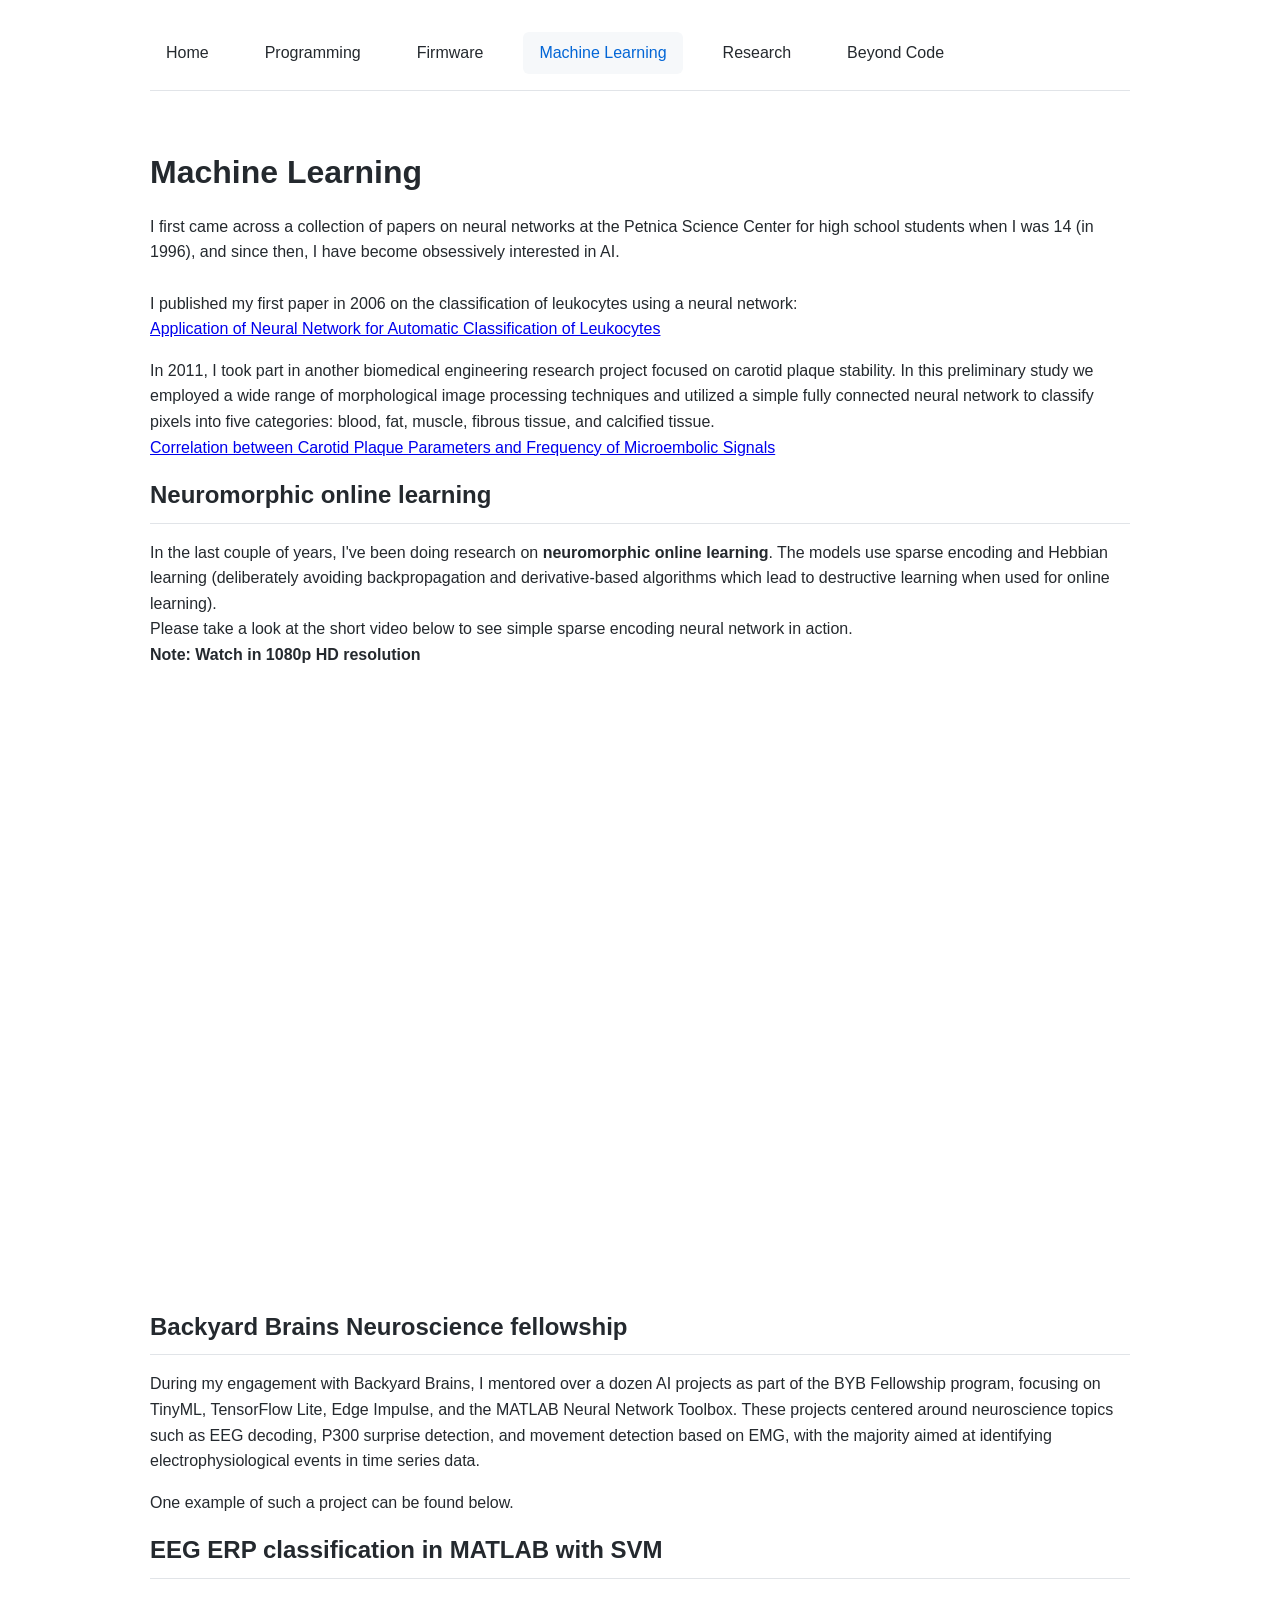
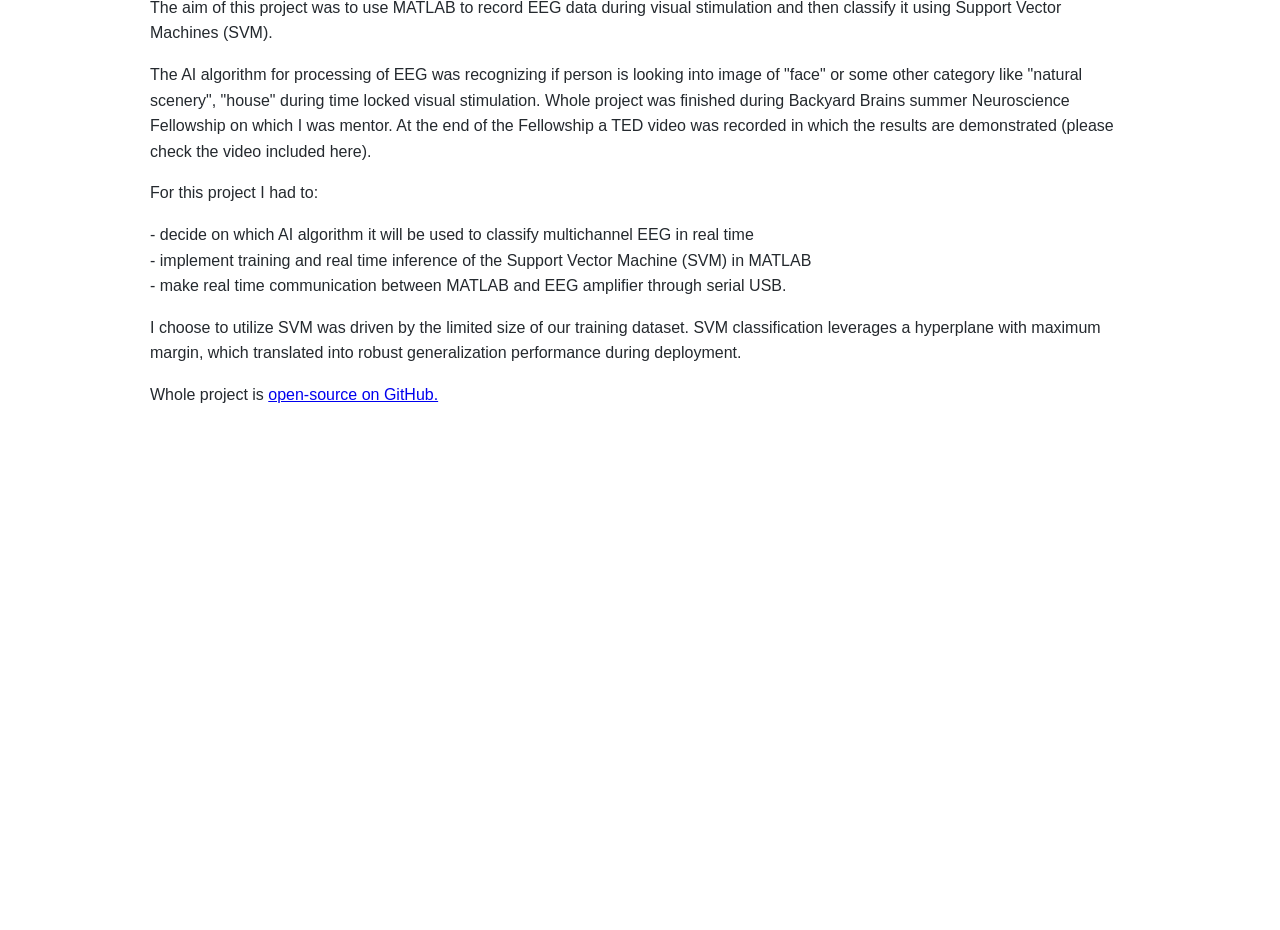
<file: machine-learning.html>
<!DOCTYPE html>
<html lang="en">
    <head>
        <meta charset="UTF-8">
        <meta name="viewport" content="width=device-width, initial-scale=1.0">
        <title>Stanislav Mircic - Machine Learning</title>
        <link rel="stylesheet" href="css/styles.css">
    </head>
    <body>
        <header id="header">
            <!-- Navigation will be inserted here -->
        </header>
        <main>
            <section class="sc-content content-section">
                <h1>Machine Learning</h1>
                <p>
                    I first came across a collection of papers on neural networks at the Petnica Science Center for high school students when I was 14 (in 1996), and since then, I have become obsessively interested in AI. 
                    <br>
                    <br>
                    I published my first paper in 2006 on the classification of leukocytes using a neural network: 
                    <br>
                    <a href="https://ieeexplore.ieee.org/document/4147185" class="">Application of Neural Network for Automatic Classification of Leukocytes</a>    
                </p>
                <p>
                    In 2011, I took part in another biomedical engineering research project focused on carotid plaque stability. In this preliminary study we employed a wide range of morphological image processing techniques and utilized a simple fully connected neural network to classify pixels into five categories: blood, fat, muscle, fibrous tissue, and calcified tissue.  
                    <br>
                    <a href="https://www.md-medicaldata.com/files/05-MD%20Vol3%20No4%20Mircic.pdf" class="">Correlation between Carotid Plaque Parameters and Frequency of Microembolic Signals</a>  
                </p>
                <p></p>
                <div class="sc-html">
                    <h2 id="my-research">Neuromorphic online learning</h2>
                </div>
                <p>
                    In the last couple of years, I've been doing research on <strong>neuromorphic online learning</strong>. The models use sparse encoding and Hebbian learning (deliberately avoiding backpropagation and derivative-based algorithms which lead to destructive learning when used for online learning).   
                    <br>
                    Please take a look at the short video below to see simple sparse encoding neural network in action. 
                    <br>
                    <strong>Note: Watch in 1080p HD resolution </strong> 
                </p>
                <div class="sc-video" style="width:100%;max-width:100%;position:relative;">
                    <div style="width:100%;position:relative;overflow:hidden;height:0;padding-bottom:59.49%">
                        <iframe height="100%" frameborder="0" width="100%" style="position:absolute;top:0;left:0" allowfullscreen="" src="https://www.youtube.com/embed/IGDJZK_hoJ4?wmode=transparent&amp;"></iframe>
                    </div>
                </div>
                <p> </p>
                <p></p>
                <h2>Backyard Brains Neuroscience fellowship</h2>
                <p>During my engagement with Backyard Brains, I mentored over a dozen AI projects as part of the BYB Fellowship program, focusing on TinyML, TensorFlow Lite, Edge Impulse, and the MATLAB Neural Network Toolbox. These projects centered around neuroscience topics such as EEG decoding, P300 surprise detection, and movement detection based on EMG, with the majority aimed at identifying electrophysiological events in time series data. </p>
                <p>One example of such a project can be found below. </p>
                <h2>EEG ERP classification in MATLAB with SVM </h2>
                <p>The aim of this project was to use MATLAB to record EEG data during visual stimulation and then classify it using Support Vector Machines (SVM).
</p>
                <p>The AI algorithm for processing of EEG was recognizing if person is looking into image of "face" or some other category like "natural scenery", "house" during time locked visual stimulation.
Whole project was finished during Backyard Brains summer Neuroscience Fellowship on which I was mentor. At the end of the Fellowship a TED video was recorded in which the results are demonstrated (please check the video included here). </p>
                <p>For this project I had to: </p>
                <p>
                    - decide on which AI algorithm it will be used to classify multichannel EEG in real time 
                    <br>
                    - implement training and real time inference of the Support Vector Machine (SVM) in MATLAB  
                    <br>
                    - make real time communication between MATLAB and EEG amplifier through serial USB.   
                </p>
                <p>I choose to utilize SVM was driven by the limited size of our training dataset. SVM classification leverages a hyperplane with maximum margin, which translated into robust generalization performance during deployment. </p>
                <p>Whole project is <a href="http://github.com/BackyardBrains/Projects/tree/e798d883987ce655c56d09745dec7a74d35bc9f6/Mind%20Reading" class="">open-source on GitHub.</a></p>
                <div class="sc-html">
                    <iframe src="https://player.vimeo.com/video/268371045" width="100%" height="360" frameborder="0" allow="autoplay; fullscreen; picture-in-picture" allowfullscreen=""></iframe>
                </div>
                <p>
                    <br>
                    <br>
                </p>
            </section>
        </main>
        <script>
        document.addEventListener('DOMContentLoaded', function() {
            fetch('nav.html')
                .then(response => response.text())
                .then(data => {
                    document.getElementById('header').innerHTML = data;
                    
                    // Highlight current page in navigation
                    const currentPage = window.location.pathname.split('/').pop() || 'index.html';
                    const currentLink = document.querySelector(`nav a[href="${currentPage}"]`);
                    if (currentLink) {
                        currentLink.classList.add('active');
                    }
                })
                .catch(error => {
                    console.error('Error loading navigation:', error);
                });
        });
    </script>
    </body>
</html>
</file>
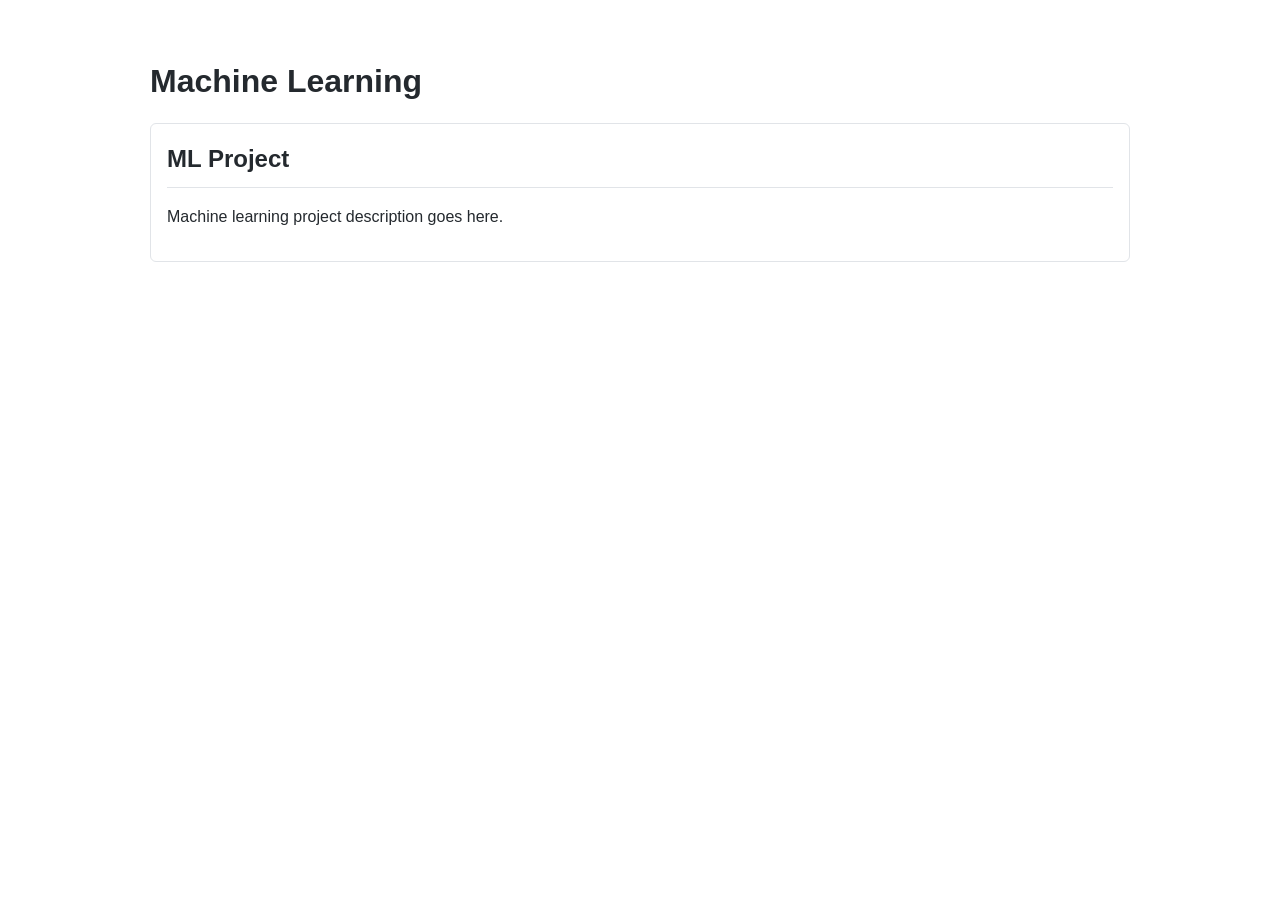
<file: ml.html>
<!DOCTYPE html>
<html lang="en">
<head>
    <meta charset="UTF-8">
    <meta name="viewport" content="width=device-width, initial-scale=1.0">
    <title>Stanislav Mircic - Machine Learning</title>
    <link rel="stylesheet" href="styles.css">
</head>
<body>

    <main>
        <section class="content-section">
            <h1>Machine Learning</h1>
            <div class="card">
                <h2>ML Project</h2>
                <p>Machine learning project description goes here.</p>
            </div>
        </section>
    </main>

    <script>
        // Load the navigation
        fetch('nav.html')
            .then(response => response.text())
            .then(data => {
                document.getElementById('header').innerHTML = data;
                
                // Highlight current page in navigation
                const currentPage = window.location.pathname.split('/').pop() || 'index.html';
                const currentLink = document.querySelector(`nav a[href="${currentPage}"]`);
                if (currentLink) {
                    currentLink.classList.add('active');
                }
            });
    </script>
</body>
</html>
</file>
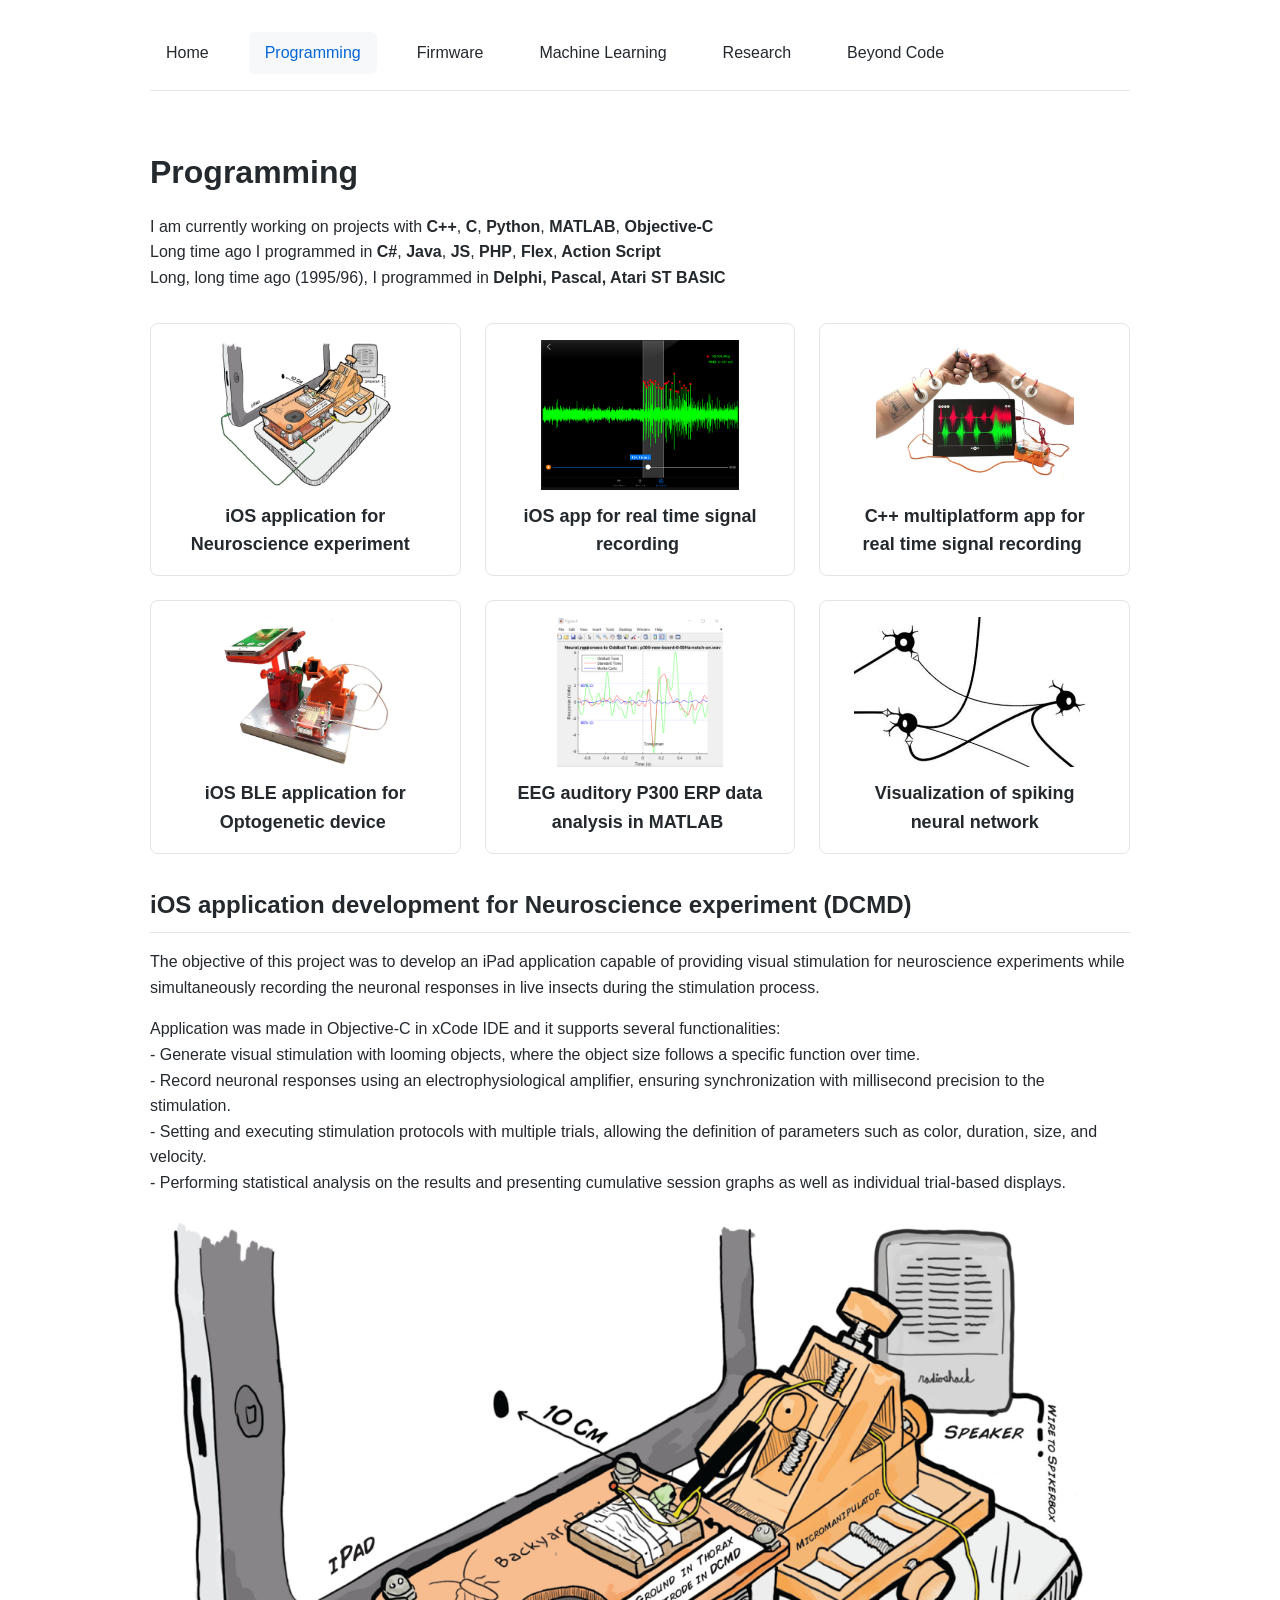
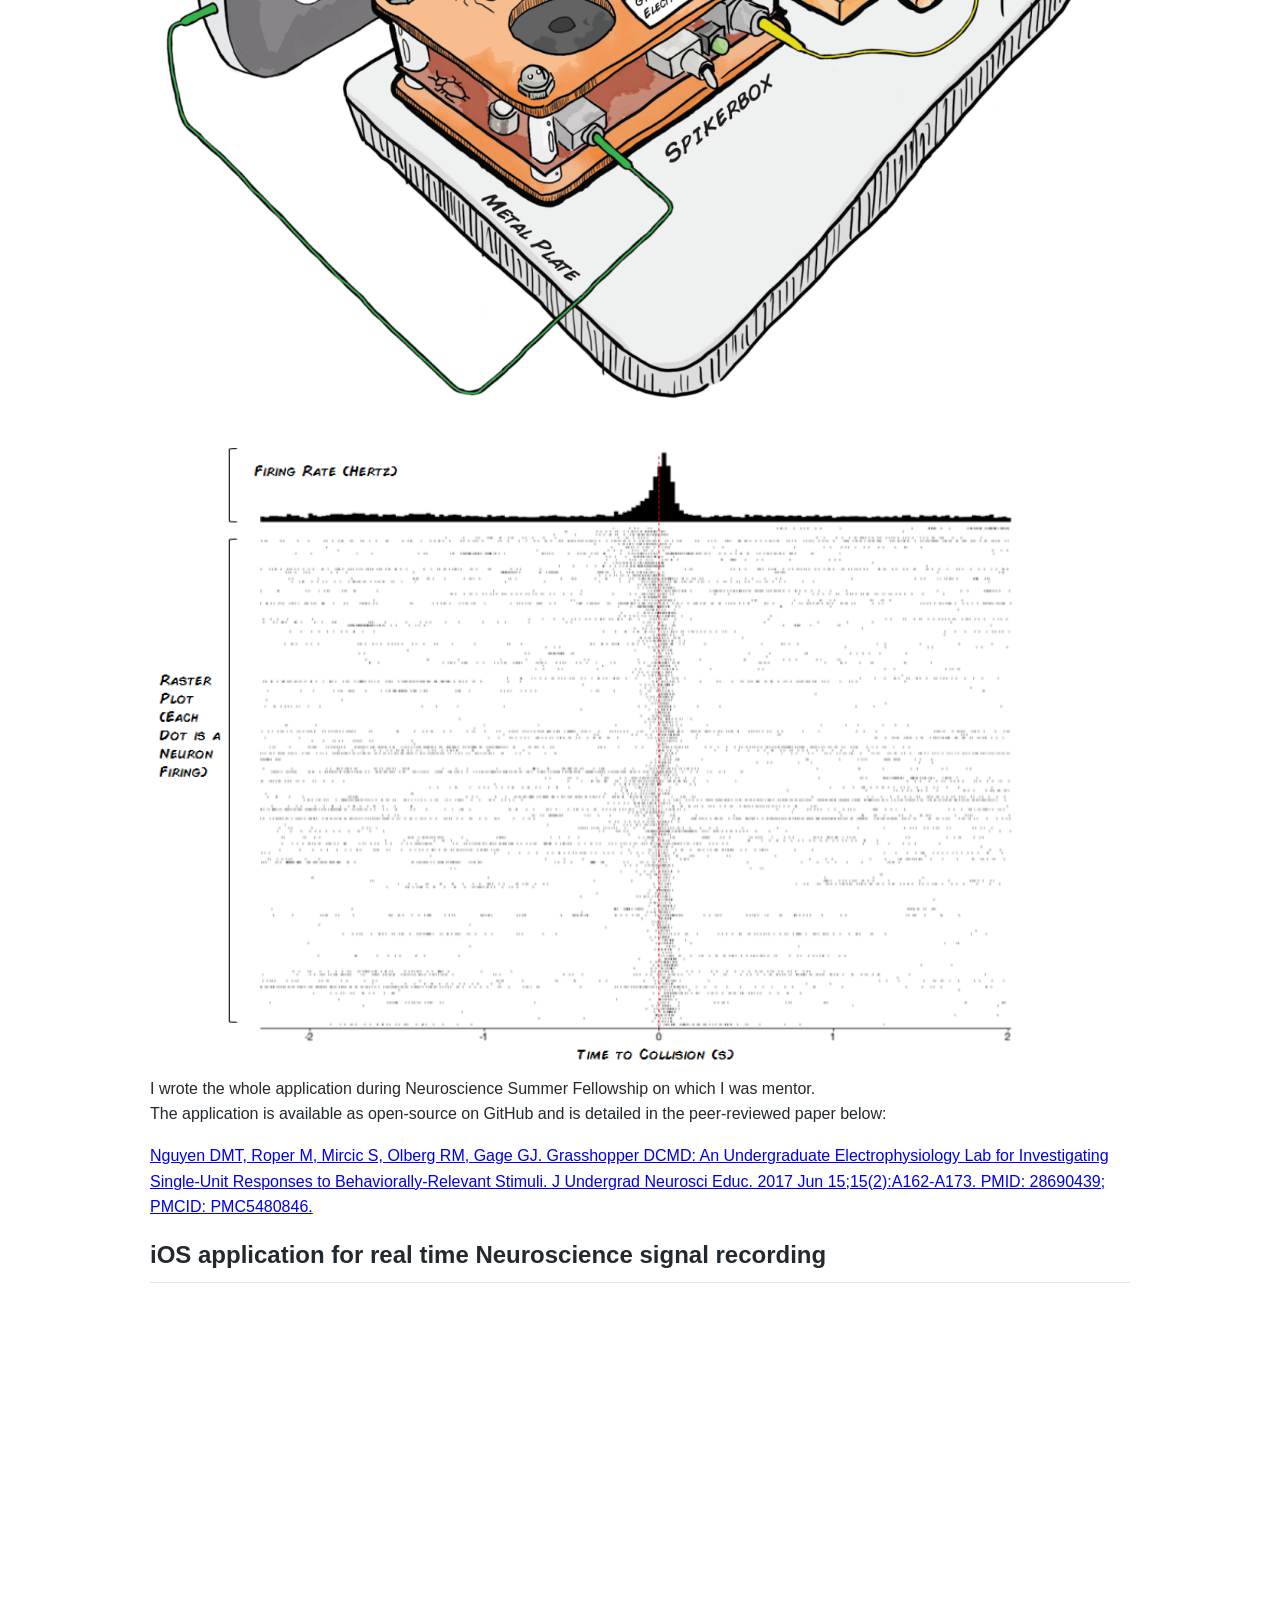
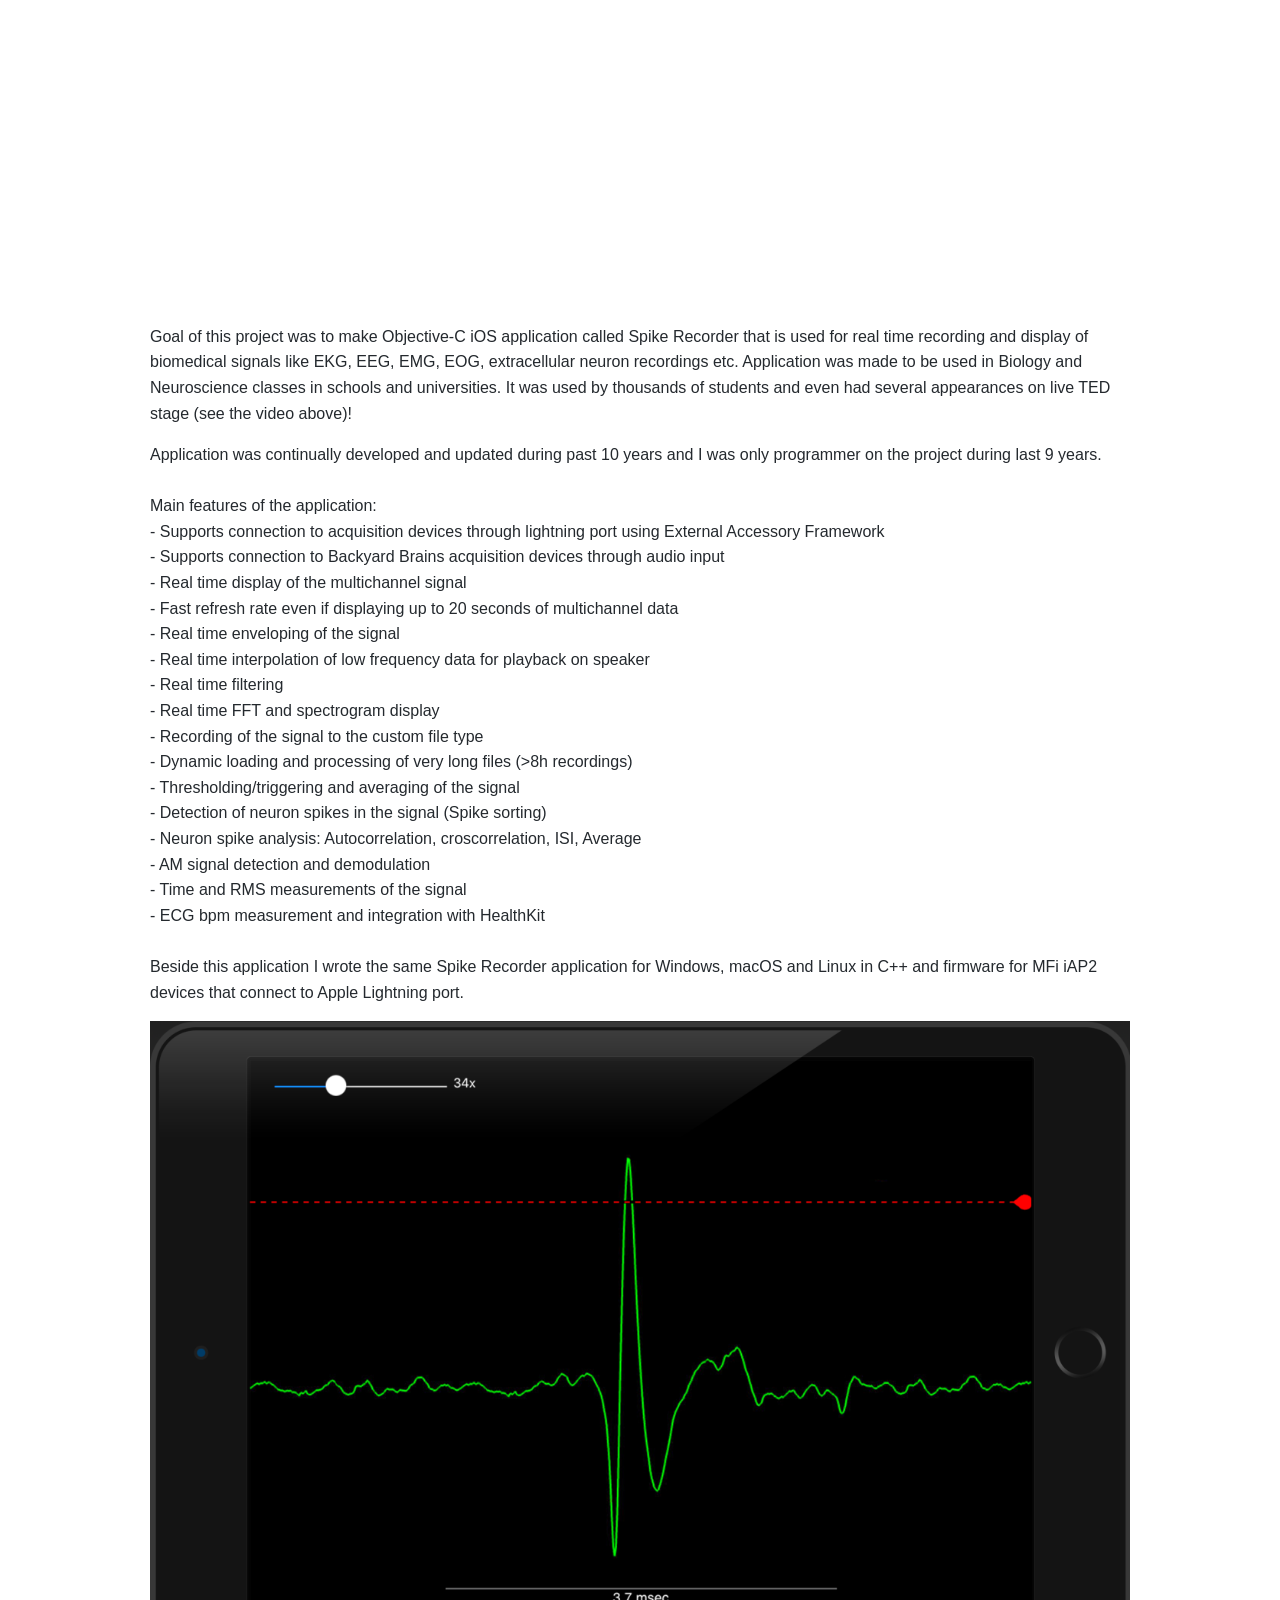
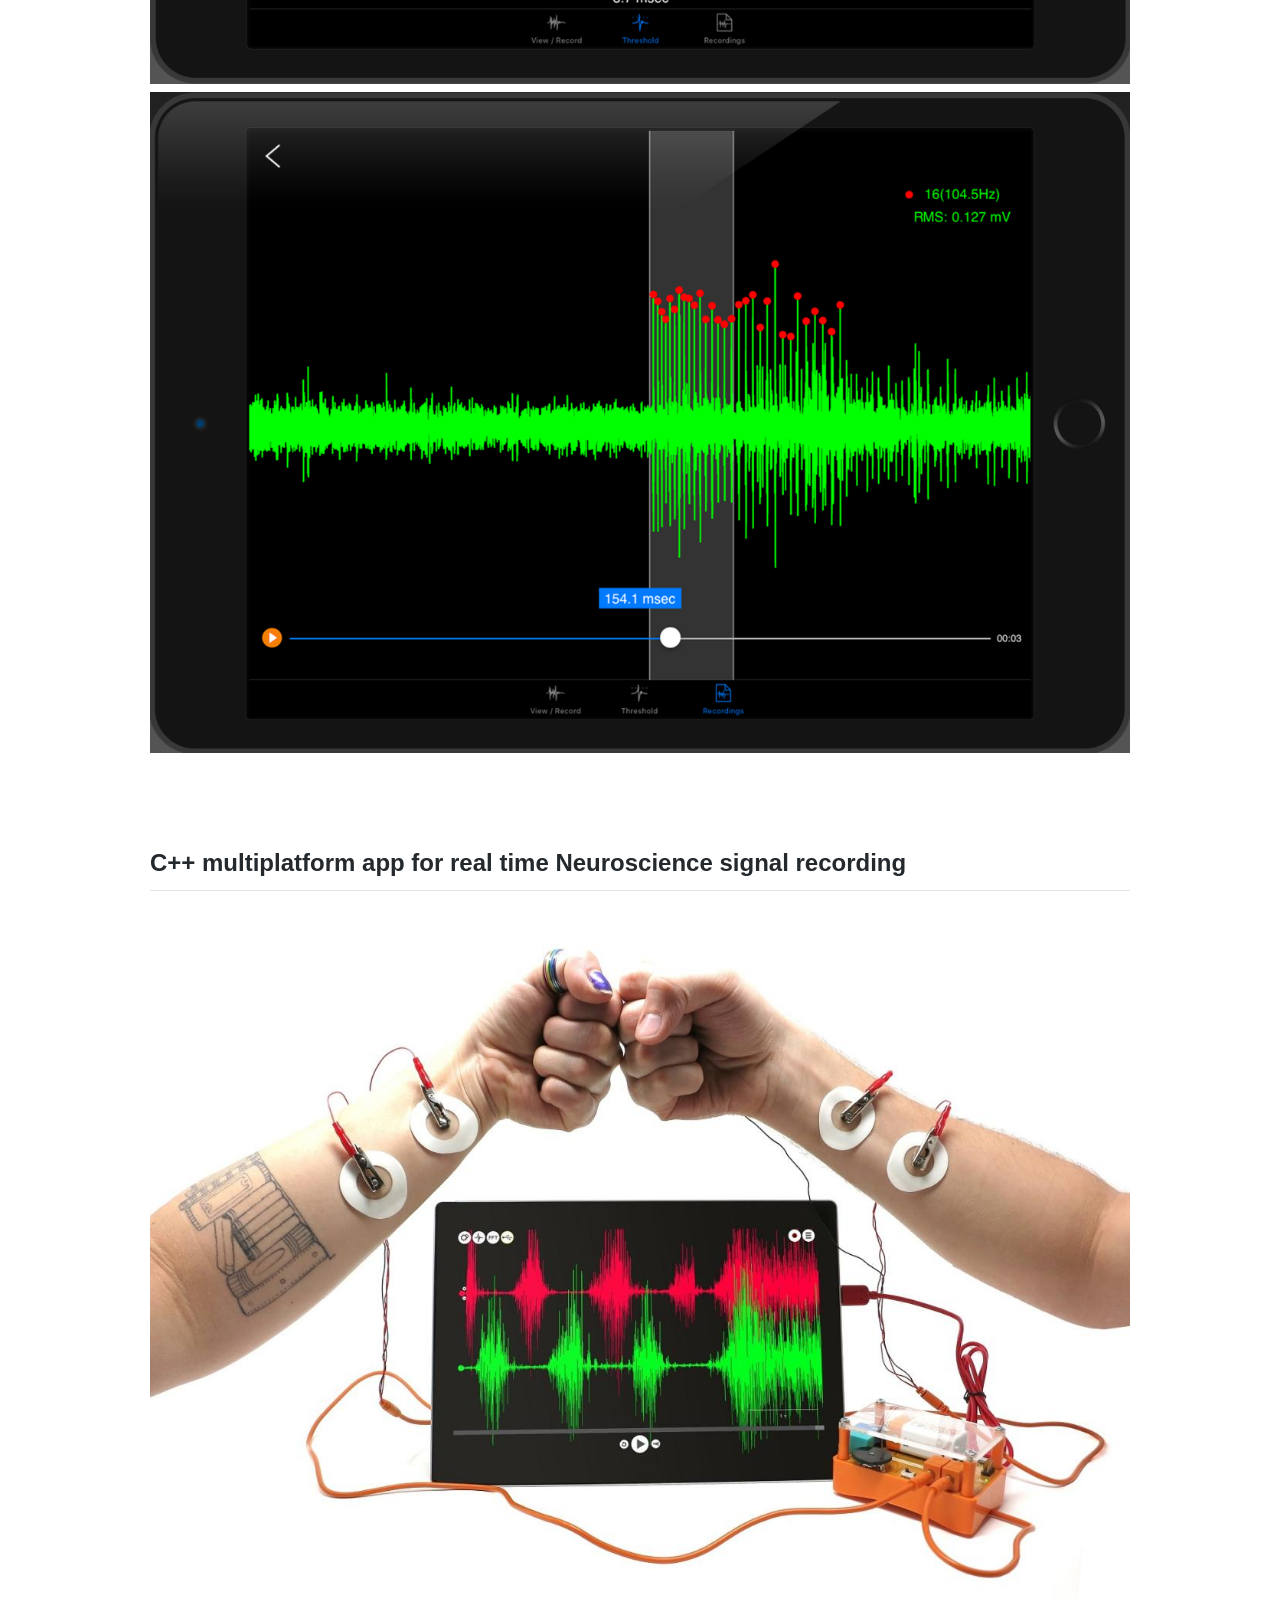
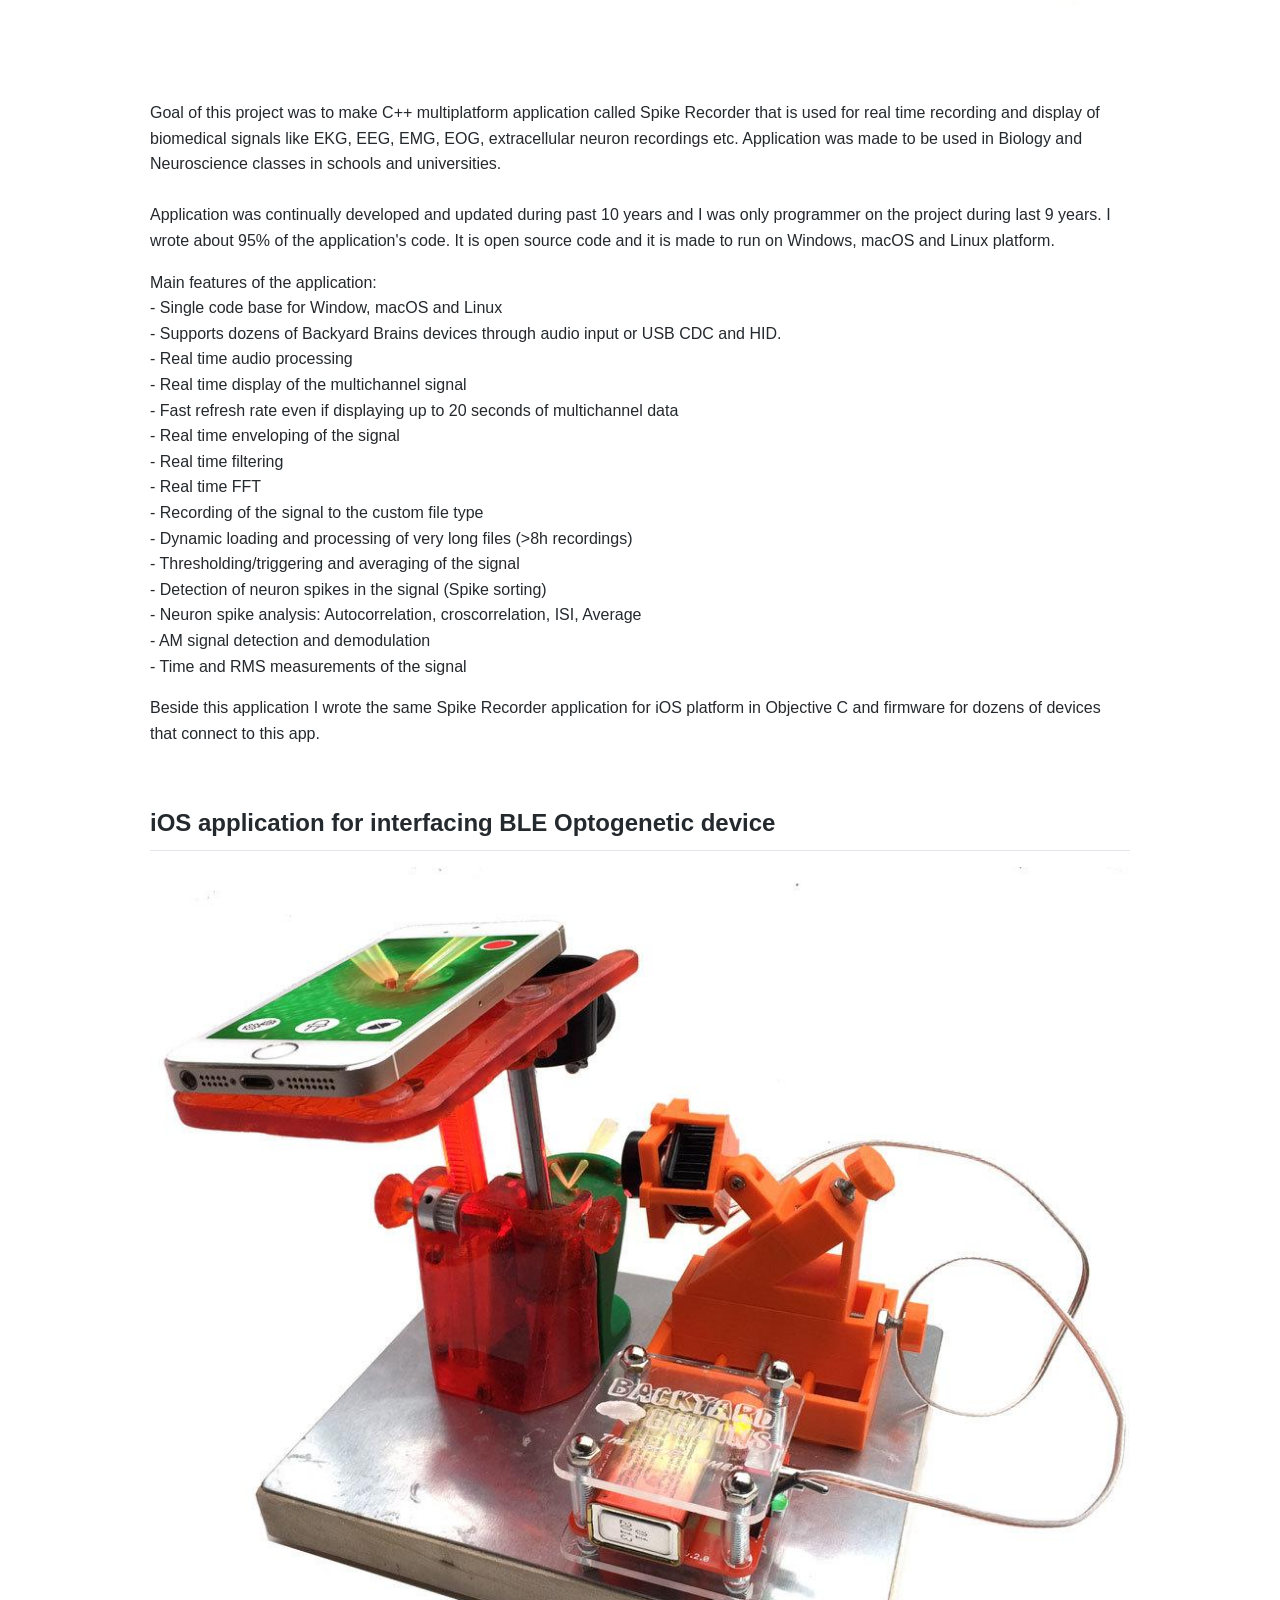
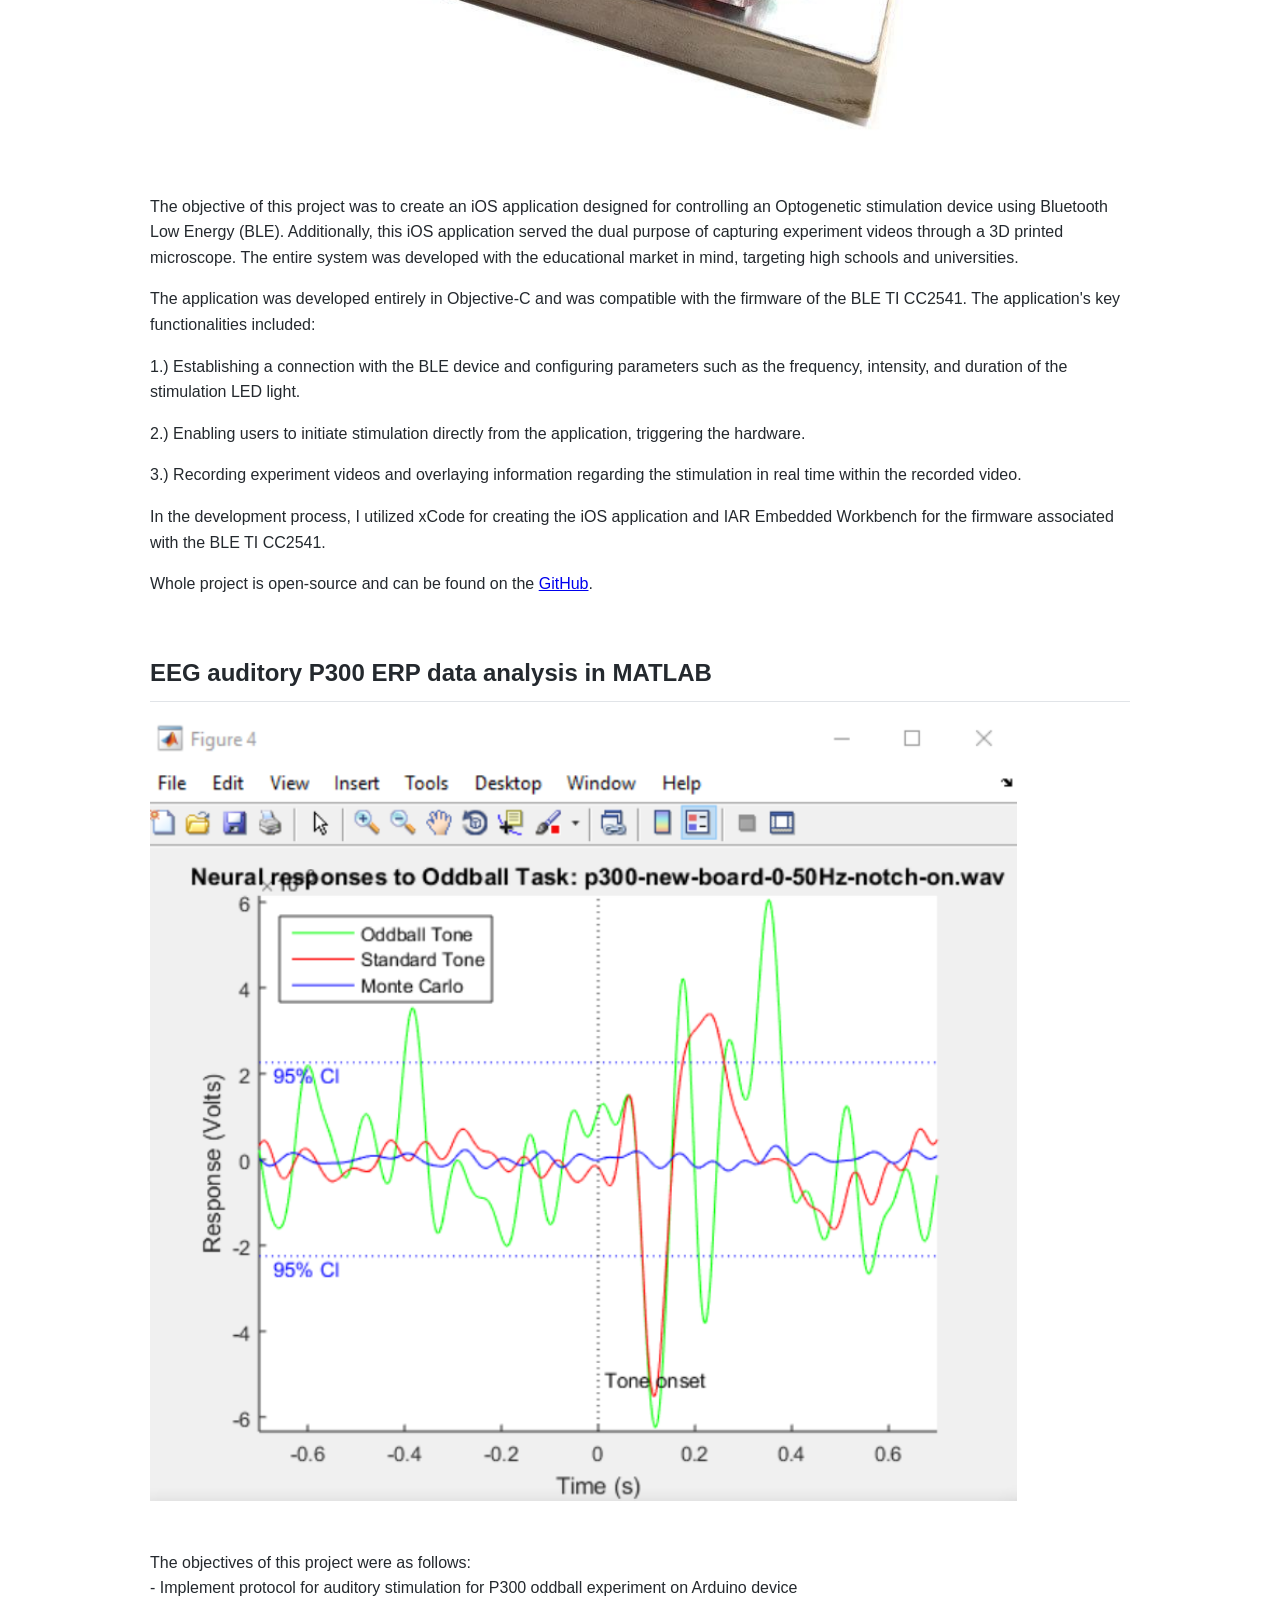
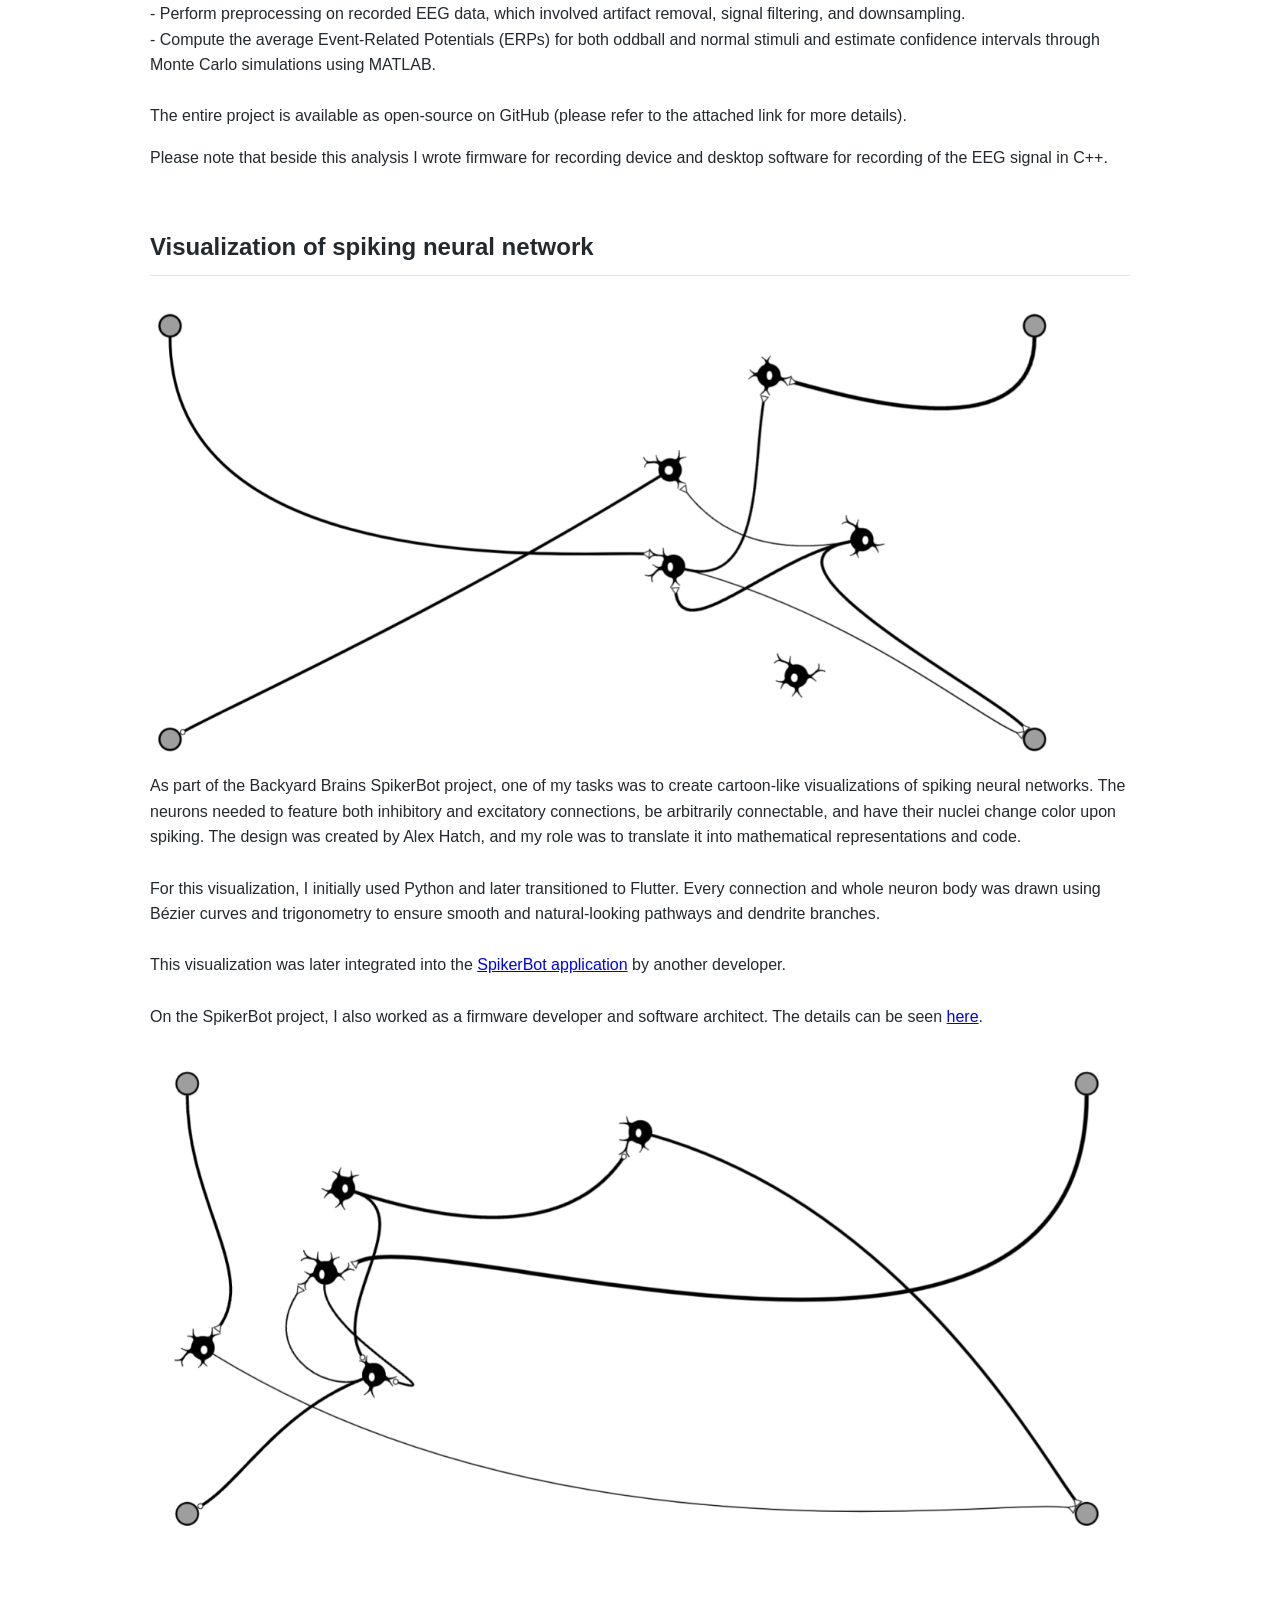
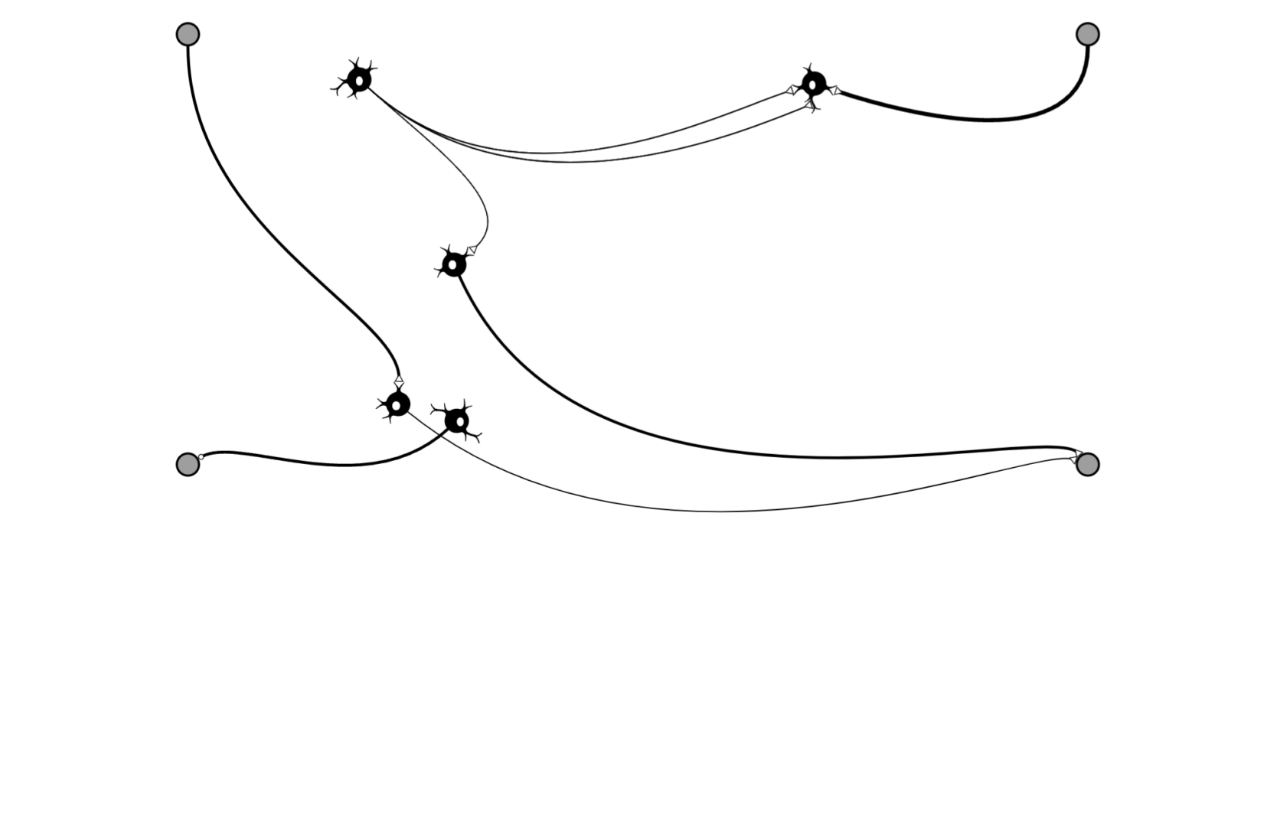
<file: programming.html>
<!DOCTYPE html>
<html lang="en">
    <head>
        <meta charset="UTF-8">
        <meta name="viewport" content="width=device-width, initial-scale=1.0">
        <title>Stanislav Mircic - Programming</title>
        <link rel="stylesheet" href="css/styles.css">
    </head>
    <body>
        <header id="header">
            <!-- Navigation will be inserted here -->
        </header>
        <main>
            <section class="sc-content content-section">
                <h1>Programming</h1>
                <p>
                    I am currently working on projects with <strong>C++</strong>, <strong>C</strong>, <strong>Python</strong>, <strong>MATLAB</strong>, 
                    <strong>
                        Objective-C 
                        <br>
                    </strong>
                    Long time ago I programmed in <strong>C#</strong>, <strong>Java</strong>, <strong>JS</strong>, <strong>PHP</strong>,<strong> Flex</strong>,<strong> Action Script </strong> 
                    <br>
                    Long, long time ago (1995/96), I programmed in <strong>Delphi, Pascal, Atari ST BASIC </strong>   
                </p>
            </section>
            <div class="projects-grid">
                <a href="#dcmd" class="sc-content project-card">
                    <img alt="" style="width:100%;" src="images/dcmd-sc67a898da088a0-320.jpg" srcset="images/dcmd-sc67a898da088a0-936.jpg 936w,images/dcmd-sc67a898da088a0-640.jpg 640w,images/dcmd-sc67a898da088a0-320.jpg 320w">
                    <h3>iOS application for Neuroscience experiment  </h3>
                </a>
                <a href="#iossr" class="sc-content project-card">
                    <img alt="" style="width:100%;" src="images/image-original-sc67a8024ac8e3f-320.png" srcset="images/image-original-sc67a8024ac8e3f-533.png 533w,images/image-original-sc67a8024ac8e3f-320.png 320w">
                    <h3>iOS app for real time signal recording </h3>
                </a>
                <a href="#cppsr" class="sc-content project-card">
                    <img alt="" style="width:100%;" src="images/image-original-sc67a7fbdf9deaa-320.jpg" srcset="images/image-original-sc67a7fbdf9deaa-1280.jpg 1280w,images/image-original-sc67a7fbdf9deaa-960.jpg 960w,images/image-original-sc67a7fbdf9deaa-640.jpg 640w,images/image-original-sc67a7fbdf9deaa-320.jpg 320w">
                    <h3>C++ multiplatform app for real time signal recording </h3>
                </a>
                <a href="#optogen" class="sc-content project-card">
                    <img alt="" style="width:100%;" src="images/image-original-sc67a7fc6d37227-320.jpg" srcset="images/image-original-sc67a7fc6d37227-1000.jpg 1000w,images/image-original-sc67a7fc6d37227-640.jpg 640w,images/image-original-sc67a7fc6d37227-320.jpg 320w">
                    <h3>iOS BLE application for Optogenetic device </h3>
                </a>
                <a href="#p300" class="sc-content project-card">
                    <img alt="" style="width:100%;" src="images/image-original-sc67a7fcac2ff90-320.png" srcset="images/image-original-sc67a7fcac2ff90-804.png 804w,images/image-original-sc67a7fcac2ff90-640.png 640w,images/image-original-sc67a7fcac2ff90-320.png 320w">
                    <h3>EEG auditory P300 ERP data analysis in MATLAB </h3>
                </a>
                <a href="#visual" class="sc-content project-card">
                    <img alt="" style="width:100%;" src="images/visual2-sc67caa8b866e22-320.jpg" srcset="images/visual2-sc67caa8b866e22-479.jpg 479w,images/visual2-sc67caa8b866e22-320.jpg 320w">
                    <h3>Visualization of spiking neural network</h3>
                </a>
            </div>
            <section class="sc-content content-section">
                <div class="sc-html">
                    <h2 id="dcmd">iOS application development for Neuroscience experiment (DCMD)</h2>
                </div>
                <p>The objective of this project was to develop an iPad application capable of providing visual stimulation for neuroscience experiments while simultaneously recording the neuronal responses in live insects during the stimulation process.
</p>
                <p>
                    Application was made in Objective-C in xCode IDE and it supports several functionalities: 
                    <br>
                    - Generate visual stimulation with looming objects, where the object size follows a specific function over time. 
                    <br>
                    - Record neuronal responses using an electrophysiological amplifier, ensuring synchronization with millisecond precision to the stimulation. 
                    <br>
                    - Setting and executing stimulation protocols with multiple trials, allowing the definition of parameters such as color, duration, size, and velocity. 
                    <br>
                    - Performing statistical analysis on the results and presenting cumulative session graphs as well as individual trial-based displays. 
                </p>
                <img alt="" style="width:100%;" src="images/gear-sc67a785cf81a13-960.png" srcset="images/gear-sc67a785cf81a13-1280.png 1280w,images/gear-sc67a785cf81a13-960.png 960w,images/gear-sc67a785cf81a13-640.png 640w,images/gear-sc67a785cf81a13-320.png 320w">
                <img alt="" style="width:89.59184%;" src="images/graph-sc67a785d71df54-814.png" srcset="images/graph-sc67a785d71df54-814.png 814w,images/graph-sc67a785d71df54-640.png 640w,images/graph-sc67a785d71df54-320.png 320w">
                <p>
                    I wrote the whole application during Neuroscience Summer Fellowship on which I was mentor. 
                    <br>
                    The application is available as open-source on GitHub and is detailed in the peer-reviewed paper below: 
                </p>
                <p><a href="https://pubmed.ncbi.nlm.nih.gov/28690439/" class="">Nguyen DMT, Roper M, Mircic S, Olberg RM, Gage GJ. Grasshopper DCMD: An Undergraduate Electrophysiology Lab for Investigating Single-Unit Responses to Behaviorally-Relevant Stimuli. J Undergrad Neurosci Educ. 2017 Jun 15;15(2):A162-A173. PMID: 28690439; PMCID: PMC5480846.</a></p>
                <p></p>
                <div class="sc-html">
                    <h2 id="iossr">iOS application for real time Neuroscience signal recording</h2>
                </div>
                <div class="sc-video" style="width:100%;max-width:100%;position:relative;">
                    <div style="width:100%;position:relative;overflow:hidden;height:0;padding-bottom:59.49%">
                        <iframe height="100%" frameborder="0" width="100%" style="position:absolute;top:0;left:0" allowfullscreen="" src="https://www.youtube.com/embed/rSQNi5sAwuc?wmode=transparent&amp;"></iframe>
                    </div>
                </div>
                <p> </p>
                <p>Goal of this project was to make Objective-C iOS application called Spike Recorder that is used for real time recording and display of biomedical signals like EKG, EEG, EMG, EOG, extracellular neuron recordings etc. Application was made to be used in Biology and Neuroscience classes in schools and universities. It was used by thousands of students and even had several appearances on live TED stage (see the video above)!
</p>
                <p>
                    Application was continually developed and updated during past 10 years and I was only programmer on the project during last 9 years. 
                    <br>
                    <br>
                    Main features of the application: 
                    <br>
                    - Supports connection to acquisition devices through lightning port using External Accessory Framework 
                    <br>
                    - Supports connection to Backyard Brains acquisition devices through audio input 
                    <br>
                    - Real time display of the multichannel signal 
                    <br>
                    - Fast refresh rate even if displaying up to 20 seconds of multichannel data 
                    <br>
                    - Real time enveloping of the signal 
                    <br>
                    - Real time interpolation of low frequency data for playback on speaker 
                    <br>
                    - Real time filtering 
                    <br>
                    - Real time FFT and spectrogram display 
                    <br>
                    - Recording of the signal to the custom file type 
                    <br>
                    - Dynamic loading and processing of very long files (&gt;8h recordings) 
                    <br>
                    - Thresholding/triggering and averaging of the signal 
                    <br>
                    - Detection of neuron spikes in the signal (Spike sorting) 
                    <br>
                    - Neuron spike analysis: Autocorrelation, croscorrelation, ISI, Average 
                    <br>
                    - AM signal detection and demodulation 
                    <br>
                    - Time and RMS measurements of the signal 
                    <br>
                    - ECG bpm measurement and integration with HealthKit 
                    <br>
                    <br>
                    Beside this application I wrote the same Spike Recorder application for Windows, macOS and Linux in C++ and firmware for MFi iAP2 devices that connect to Apple Lightning port.  
                </p>
                <img alt="" style="width:100%;" src="images/image-original-sc67a793f238740-960.png" srcset="images/image-original-sc67a793f238740-1280.png 1280w,images/image-original-sc67a793f238740-960.png 960w,images/image-original-sc67a793f238740-640.png 640w,images/image-original-sc67a793f238740-320.png 320w">
                <img alt="" style="width:100%;" src="images/image-original-sc67a793e97b025-960.png" srcset="images/image-original-sc67a793e97b025-1280.png 1280w,images/image-original-sc67a793e97b025-960.png 960w,images/image-original-sc67a793e97b025-640.png 640w,images/image-original-sc67a793e97b025-320.png 320w">
                <p> </p>
                <p> </p>
                <div class="sc-html">
                    <h2 id="cppsr">C++ multiplatform app for real time Neuroscience signal recording </h2>
                </div>
                <img alt="" style="width:100%;" src="images/image-original-sc67a7945e796f4-960.jpg" srcset="images/image-original-sc67a7945e796f4-1280.jpg 1280w,images/image-original-sc67a7945e796f4-960.jpg 960w,images/image-original-sc67a7945e796f4-640.jpg 640w,images/image-original-sc67a7945e796f4-320.jpg 320w">
                <p> </p>
                <p>
                    Goal of this project was to make C++ multiplatform application called Spike Recorder that is used for real time recording and display of biomedical signals like EKG, EEG, EMG, EOG, extracellular neuron recordings etc. Application was made to be used in Biology and Neuroscience classes in schools and universities. 
                    <br>
                    <br>
                    Application was continually developed and updated during past 10 years and I was only programmer on the project during last 9 years. I wrote about 95% of the application's code. It is open source code and it is made to run on Windows, macOS and Linux platform. 
                </p>
                <p>
                    Main features of the application: 
                    <br>
                    - Single code base for Window, macOS and Linux 
                    <br>
                    - Supports dozens of Backyard Brains devices through audio input or USB CDC and HID. 
                    <br>
                    - Real time audio processing 
                    <br>
                    - Real time display of the multichannel signal 
                    <br>
                    - Fast refresh rate even if displaying up to 20 seconds of multichannel data 
                    <br>
                    - Real time enveloping of the signal 
                    <br>
                    - Real time filtering 
                    <br>
                    - Real time FFT 
                    <br>
                    - Recording of the signal to the custom file type 
                    <br>
                    - Dynamic loading and processing of very long files (&gt;8h recordings) 
                    <br>
                    - Thresholding/triggering and averaging of the signal 
                    <br>
                    - Detection of neuron spikes in the signal (Spike sorting) 
                    <br>
                    - Neuron spike analysis: Autocorrelation, croscorrelation, ISI, Average 
                    <br>
                    - AM signal detection and demodulation 
                    <br>
                    - Time and RMS measurements of the signal 
                </p>
                <p>Beside this application I wrote the same Spike Recorder application for iOS platform in Objective C and firmware for dozens of devices that connect to this app.  </p>
                <p> </p>
                <div class="sc-html">
                    <h2 id="optogen">iOS application for interfacing BLE Optogenetic device </h2>
                </div>
                <img alt="" style="width:100%;" src="images/image-original-sc67a7dce6c74e4-1000.jpg" srcset="images/image-original-sc67a7dce6c74e4-1000.jpg 1000w,images/image-original-sc67a7dce6c74e4-640.jpg 640w,images/image-original-sc67a7dce6c74e4-320.jpg 320w">
                <p> </p>
                <p>The objective of this project was to create an iOS application designed for controlling an Optogenetic stimulation device using Bluetooth Low Energy (BLE). Additionally, this iOS application served the dual purpose of capturing experiment videos through a 3D printed microscope. The entire system was developed with the educational market in mind, targeting high schools and universities.
</p>
                <p>
The application was developed entirely in Objective-C and was compatible with the firmware of the BLE TI CC2541. The application's key functionalities included:
</p>
                <p>
1.) Establishing a connection with the BLE device and configuring parameters such as the frequency, intensity, and duration of the stimulation LED light.
</p>
                <p>
2.) Enabling users to initiate stimulation directly from the application, triggering the hardware.
</p>
                <p>
3.) Recording experiment videos and overlaying information regarding the stimulation in real time within the recorded video.
</p>
                <p>
In the development process, I utilized xCode for creating the iOS application and IAR Embedded Workbench for the firmware associated with the BLE TI CC2541.
</p>
                <p>
Whole project is open-source and can be found on the <a href="https://github.com/BackyardBrains/Opto-Stimmer/tree/master" class="">GitHub</a>.</p>
                <p> </p>
                <div class="sc-html">
                    <h2 id="p300">EEG auditory P300 ERP data analysis in MATLAB</h2>
                </div>
                <img alt="" style="width:88.46939%;" src="images/image-original-sc67a7deea0fdb1-804.png" srcset="images/image-original-sc67a7deea0fdb1-804.png 804w,images/image-original-sc67a7deea0fdb1-640.png 640w,images/image-original-sc67a7deea0fdb1-320.png 320w">
                <p> </p>
                <p>
                    The objectives of this project were as follows: 
                    <br>
                    - Implement protocol for auditory stimulation for P300 oddball experiment on Arduino device 
                    <br>
                    - Perform preprocessing on recorded EEG data, which involved artifact removal, signal filtering, and downsampling. 
                    <br>
                    - Compute the average Event-Related Potentials (ERPs) for both oddball and normal stimuli and estimate confidence intervals through Monte Carlo simulations using MATLAB. 
                    <br>
                    <br>
                    The entire project is available as open-source on GitHub (please refer to the attached link for more details). 
                </p>
                <p>
Please note that beside this analysis I wrote firmware for recording device and desktop software for recording of the EEG signal in C++.  </p>
                <p> </p>
                <div class="sc-html">
                    <h2 id="visual">Visualization of spiking neural network</h2>
                </div>
                <img alt="" style="width:93.16327%;" src="images/neuron-screenshot1-sc67caa92e0ae4a-640.png" srcset="images/neuron-screenshot1-sc67caa92e0ae4a-1192.png 1192w,images/neuron-screenshot1-sc67caa92e0ae4a-640.png 640w,images/neuron-screenshot1-sc67caa92e0ae4a-320.png 320w">
                <p>
                    As part of the Backyard Brains SpikerBot project, one of my tasks was to create cartoon-like visualizations of spiking neural networks. The neurons needed to feature both inhibitory and excitatory connections, be arbitrarily connectable, and have their nuclei change color upon spiking. The design was created by Alex Hatch, and my role was to translate it into mathematical representations and code. 
                    <br>
                    <br>
                    For this visualization, I initially used Python and later transitioned to Flutter. Every connection and whole neuron body was drawn using Bézier curves and trigonometry to ensure smooth and natural-looking pathways and dendrite branches. 
                    <br>
                    <br>
                    This visualization was later integrated into the <a href="https://apps.microsoft.com/detail/9p46cjwn07jw?hl=en-US&amp;gl=US" class="">SpikerBot application</a> by another developer.  
                    <br>
                    <br>
                    On the SpikerBot project, I also worked as a firmware developer and software architect. The details can be seen <a href="http://stanislavmircic.github.io/firmware.html#robot" class="">here</a>.  
                </p>
                <img alt="" style="width:100%;" src="images/neuron-screenshot3-sc67caa91bf0480-960.png" srcset="images/neuron-screenshot3-sc67caa91bf0480-1280.png 1280w,images/neuron-screenshot3-sc67caa91bf0480-960.png 960w,images/neuron-screenshot3-sc67caa91bf0480-640.png 640w,images/neuron-screenshot3-sc67caa91bf0480-320.png 320w">
                <img alt="" style="width:100%;" src="images/neuron-screenshot2-sc67caa9460f96e-960.png" srcset="images/neuron-screenshot2-sc67caa9460f96e-1280.png 1280w,images/neuron-screenshot2-sc67caa9460f96e-960.png 960w,images/neuron-screenshot2-sc67caa9460f96e-640.png 640w,images/neuron-screenshot2-sc67caa9460f96e-320.png 320w">
                <p> </p>
                <p> </p>
                <p> </p>
                <p> </p>
                <p> </p>
                <p></p>
            </section>
        </main>
        <script>
            document.addEventListener('DOMContentLoaded', function() {
                fetch('nav.html')
                    .then(response => response.text())
                    .then(data => {
                        document.getElementById('header').innerHTML = data;
                        
                        // Highlight current page in navigation
                        const currentPage = window.location.pathname.split('/').pop() || 'index.html';
                        const currentLink = document.querySelector(`nav a[href="${currentPage}"]`);                        if (currentLink) {                            currentLink.classList.add('active');                        }                    })                    .catch(error => {                        console.error('Error loading navigation:', error);                    });            });        </script>
    </body>
</html>
</file>
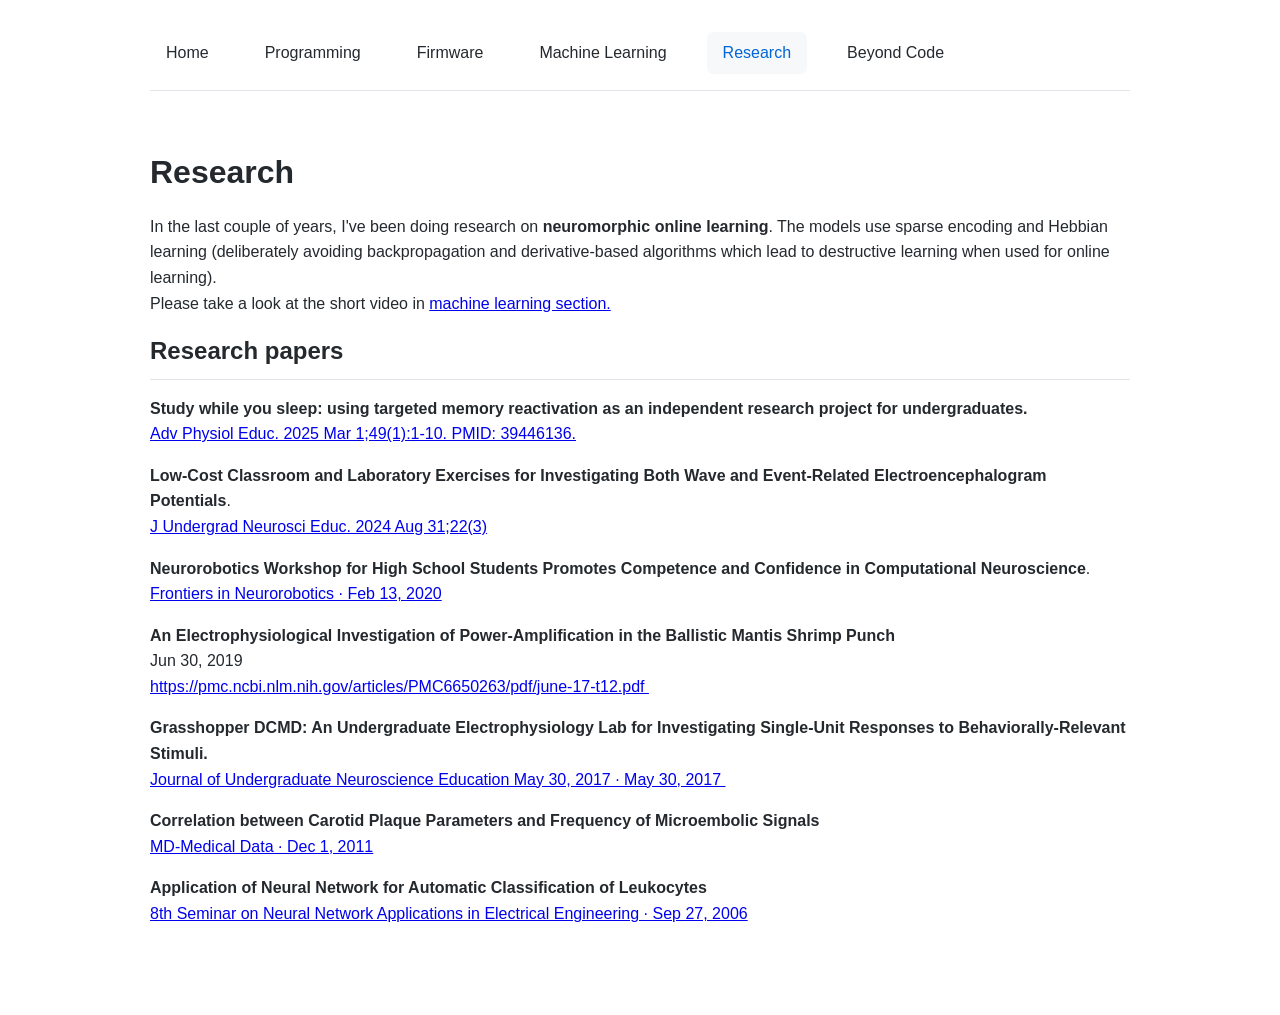
<file: research.html>
<!DOCTYPE html>
<html lang="en">
    <head>
        <meta charset="UTF-8">
        <meta name="viewport" content="width=device-width, initial-scale=1.0">
        <title>Stanislav Mircic - Research</title>
        <link rel="stylesheet" href="css/styles.css">
    </head>
    <body>
        <header id="header">
            <!-- Navigation will be inserted here -->
        </header>
        <main>
            <section class="sc-content content-section">
                <h1>Research</h1>
                <p>
                    In the last couple of years, I've been doing research on <strong>neuromorphic online learning</strong>. The models use sparse encoding and Hebbian learning (deliberately avoiding backpropagation and derivative-based algorithms which lead to destructive learning when used for online learning).   
                    <br>
                    Please take a look at the short video in <a href="machine-learning.html#my-research" class="">machine learning section.</a> 
                </p>
                <p></p>
                <h2>Research papers</h2>
                <p>
                    <strong>Study while you sleep: using targeted memory reactivation as an independent research project for undergraduates.</strong> 
                    <br>
                    <a href="https://pubmed.ncbi.nlm.nih.gov/39446136/" class="">Adv Physiol Educ. 2025 Mar 1;49(1):1-10. PMID: 39446136.</a>  
                </p>
                <p>
                    <strong>Low-Cost Classroom and Laboratory Exercises for Investigating Both Wave and Event-Related Electroencephalogram Potentials</strong>. 
                    <br>
                    <a href="https://pubmed.ncbi.nlm.nih.gov/39355672/" class="">J Undergrad Neurosci Educ. 2024 Aug 31;22(3)</a> 
                </p>
                <p>
                    <strong>Neurorobotics Workshop for High School Students Promotes Competence and Confidence in Computational Neuroscience</strong>. 
                    <br>
                    <a href="https://www.frontiersin.org/journals/neurorobotics/articles/10.3389/fnbot.2020.00006/full" class="">Frontiers in Neurorobotics · Feb 13, 2020</a>  
                </p>
                <p>
                    <strong>An Electrophysiological Investigation of Power-Amplification in the Ballistic Mantis Shrimp Punch</strong>  
                    <br>
                    Jun 30, 2019  
                    <br>
                    <a href="https://pmc.ncbi.nlm.nih.gov/articles/PMC6650263/pdf/june-17-t12.pdf" class="">https://pmc.ncbi.nlm.nih.gov/articles/PMC6650263/pdf/june-17-t12.pdf </a> 
                </p>
                <p>
                    <strong>Grasshopper DCMD: An Undergraduate Electrophysiology Lab for Investigating Single-Unit Responses to Behaviorally-Relevant Stimuli.</strong>                        
                    <br>
                    <a href="https://www.funjournal.org/wp-content/uploads/2017/05/june-15-162.pdf" class="">Journal of Undergraduate Neuroscience Education May 30, 2017 · May 30, 2017 </a> 
                </p>
                <p>
                    <strong>Correlation between Carotid Plaque Parameters and Frequency of Microembolic Signals</strong>  
                    <br>
                    <a href="https://www.md-medicaldata.com/files/05-MD%20Vol3%20No4%20Mircic.pdf" class="">MD-Medical Data · Dec 1, 2011</a> 
                </p>
                <p>
                    <strong>Application of Neural Network for Automatic Classification of Leukocytes</strong>  
                    <br>
                    <a href="https://ieeexplore.ieee.org/document/4147185" class="">8th Seminar on Neural Network Applications in Electrical Engineering · Sep 27, 2006</a>  
                </p>
                <p></p>
            </section>
        </main>
        <script>
        document.addEventListener('DOMContentLoaded', function() {
            fetch('nav.html')
                .then(response => response.text())
                .then(data => {
                    document.getElementById('header').innerHTML = data;
                    
                    // Highlight current page in navigation
                    const currentPage = window.location.pathname.split('/').pop() || 'index.html';
                    const currentLink = document.querySelector(`nav a[href="${currentPage}"]`);
                    if (currentLink) {
                        currentLink.classList.add('active');
                    }
                })
                .catch(error => {
                    console.error('Error loading navigation:', error);
                });
        });
    </script>
    </body>
</html>
</file>
<file: css/styles.css>
:root {
    --border-color: #e1e4e8;
    --text-color: #24292e;
    --link-color: #0366d6;
    --hover-bg: #f6f8fa;
}

* {
    margin: 0;
    padding: 0;
    box-sizing: border-box;
}

body {
    font-family: -apple-system, BlinkMacSystemFont, "Segoe UI", Helvetica, Arial, sans-serif;
    line-height: 1.6;
    color: var(--text-color);
    max-width: 1012px;
    margin: 0 auto;
    padding: 32px 16px;
}

header {
    border-bottom: 1px solid var(--border-color);
    padding-bottom: 16px;
    margin-bottom: 32px;
}

nav {
    display: flex;
    gap: 24px;
    flex-wrap: wrap;
}

nav a {
    color: var(--text-color);
    text-decoration: none;
    padding: 8px 16px;
    border-radius: 6px;
    font-weight: 500;
}

nav a:hover {
    background-color: var(--hover-bg);
    color: var(--link-color);
}

main {
    padding: 24px 0;
}


.projects-grid {
    display: grid;
    grid-template-columns: repeat(auto-fit, minmax(250px, 1fr));
    gap: 24px;
    max-width: 1012px;
    margin: 0 auto 32px auto;
}
.project-card {
    display: flex;
    flex-direction: column;
    align-items: center;
    text-align: center;
    text-decoration: none;
    color: inherit;
    border: 1px solid var(--border-color);
    border-radius: 8px;
    padding: 16px;
    transition: transform 0.2s ease, box-shadow 0.2s ease;
    height: 100%; /* Ensures uniform height for all cards */
}

.project-card:hover {
    transform: translateY(-4px);
    box-shadow: 0 4px 8px rgba(0, 0, 0, 0.1);
}

.project-card img {
    align-self: center; /* Centers the image */
    max-height: 150px; /* Ensures uniform image height */
    object-fit: contain; /* Ensures images fit well */
    border-radius: 6px;
    margin-bottom: 12px;
}

.project-card h3 {
    font-size: 18px;
    margin-top: auto; /* Pushes text to the bottom */
    max-width: 90%;
    white-space: normal;
    overflow: hidden;
    text-overflow: ellipsis;
    display: -webkit-box;
    -webkit-line-clamp: 2;
    -webkit-box-orient: vertical;
}

/* Ensures cards are equal height */
.projects-grid {
    display: grid;
    grid-template-columns: repeat(auto-fit, minmax(250px, 1fr));
    gap: 24px;
}



/* 🔹 Responsive Adjustments */
@media (max-width: 768px) {
    .projects-grid {
        grid-template-columns: repeat(auto-fit, minmax(300px, 1fr)); /* 2 columns */
    }
}

@media (max-width: 480px) {
    .projects-grid {
        grid-template-columns: 1fr; /* 1 column */
    }
}

.about-container {
    display: flex;
    align-items: center;
    gap: 24px;
    max-width: 1012px;
    margin: 0 auto 32px auto;
    flex-wrap: wrap;
    min-height: 200px; /* Prevent overlap */
}

.about-image {
    flex: 1;
    max-width: 30%;
    min-width: 200px; /* Ensures image doesn't shrink too much */
}

.about-image img {
    width: 100%;
    border-radius: 10px;
    box-shadow: 0 2px 4px rgba(0, 0, 0, 0.1);
}

.about-text {
    flex: 2;
    min-width: 300px; /* Ensures text has enough space */
}

/* 🛠️ Responsive: Stack on smaller screens and add spacing */
@media (max-width: 768px) {
    .about-container {
        flex-direction: column;
        text-align: center;
    }

    .about-image {
        max-width: 60%;
        margin-bottom: 16px; /* Add space between image and text */
    }
    
    .about-text {
        width: 90%;
        margin: 0 auto;
    }
}


.about-text h1 {
    font-size: 28px;
    margin-bottom: 12px;
}

.about-text p {
    font-size: 16px;
    line-height: 1.5;
}

.content-section {
    margin-bottom: 32px;
}

.content-section.active {
    display: block;
}

h1 {
    font-size: 32px;
    margin-bottom: 16px;
}

h2 {
    font-size: 24px;
    margin-bottom: 16px;
    padding-bottom: 8px;
    border-bottom: 1px solid var(--border-color);
}

p {
    margin-bottom: 16px;
}

.card {
    border: 1px solid var(--border-color);
    border-radius: 6px;
    padding: 16px;
    margin-bottom: 16px;
}

.card:hover {
    box-shadow: 0 1px 3px rgba(0,0,0,0.1);
}


/* Add new style for active navigation item */
nav a.active {
    background-color: var(--hover-bg);
    color: var(--link-color);
}
</file>
<file: styles.css>
:root {
    --border-color: #e1e4e8;
    --text-color: #24292e;
    --link-color: #0366d6;
    --hover-bg: #f6f8fa;
}

* {
    margin: 0;
    padding: 0;
    box-sizing: border-box;
}

body {
    font-family: -apple-system, BlinkMacSystemFont, "Segoe UI", Helvetica, Arial, sans-serif;
    line-height: 1.6;
    color: var(--text-color);
    max-width: 1012px;
    margin: 0 auto;
    padding: 32px 16px;
}

header {
    border-bottom: 1px solid var(--border-color);
    padding-bottom: 16px;
    margin-bottom: 32px;
}

nav {
    display: flex;
    gap: 24px;
    flex-wrap: wrap;
}

nav a {
    color: var(--text-color);
    text-decoration: none;
    padding: 8px 16px;
    border-radius: 6px;
    font-weight: 500;
}

nav a:hover {
    background-color: var(--hover-bg);
    color: var(--link-color);
}

main {
    padding: 24px 0;
}

.content-section {
    margin-bottom: 32px;
}

.content-section.active {
    display: block;
}

h1 {
    font-size: 32px;
    margin-bottom: 16px;
}

h2 {
    font-size: 24px;
    margin-bottom: 16px;
    padding-bottom: 8px;
    border-bottom: 1px solid var(--border-color);
}

p {
    margin-bottom: 16px;
}

.card {
    border: 1px solid var(--border-color);
    border-radius: 6px;
    padding: 16px;
    margin-bottom: 16px;
}

.card:hover {
    box-shadow: 0 1px 3px rgba(0,0,0,0.1);
}


/* Add new style for active navigation item */
nav a.active {
    background-color: var(--hover-bg);
    color: var(--link-color);
}
</file>
